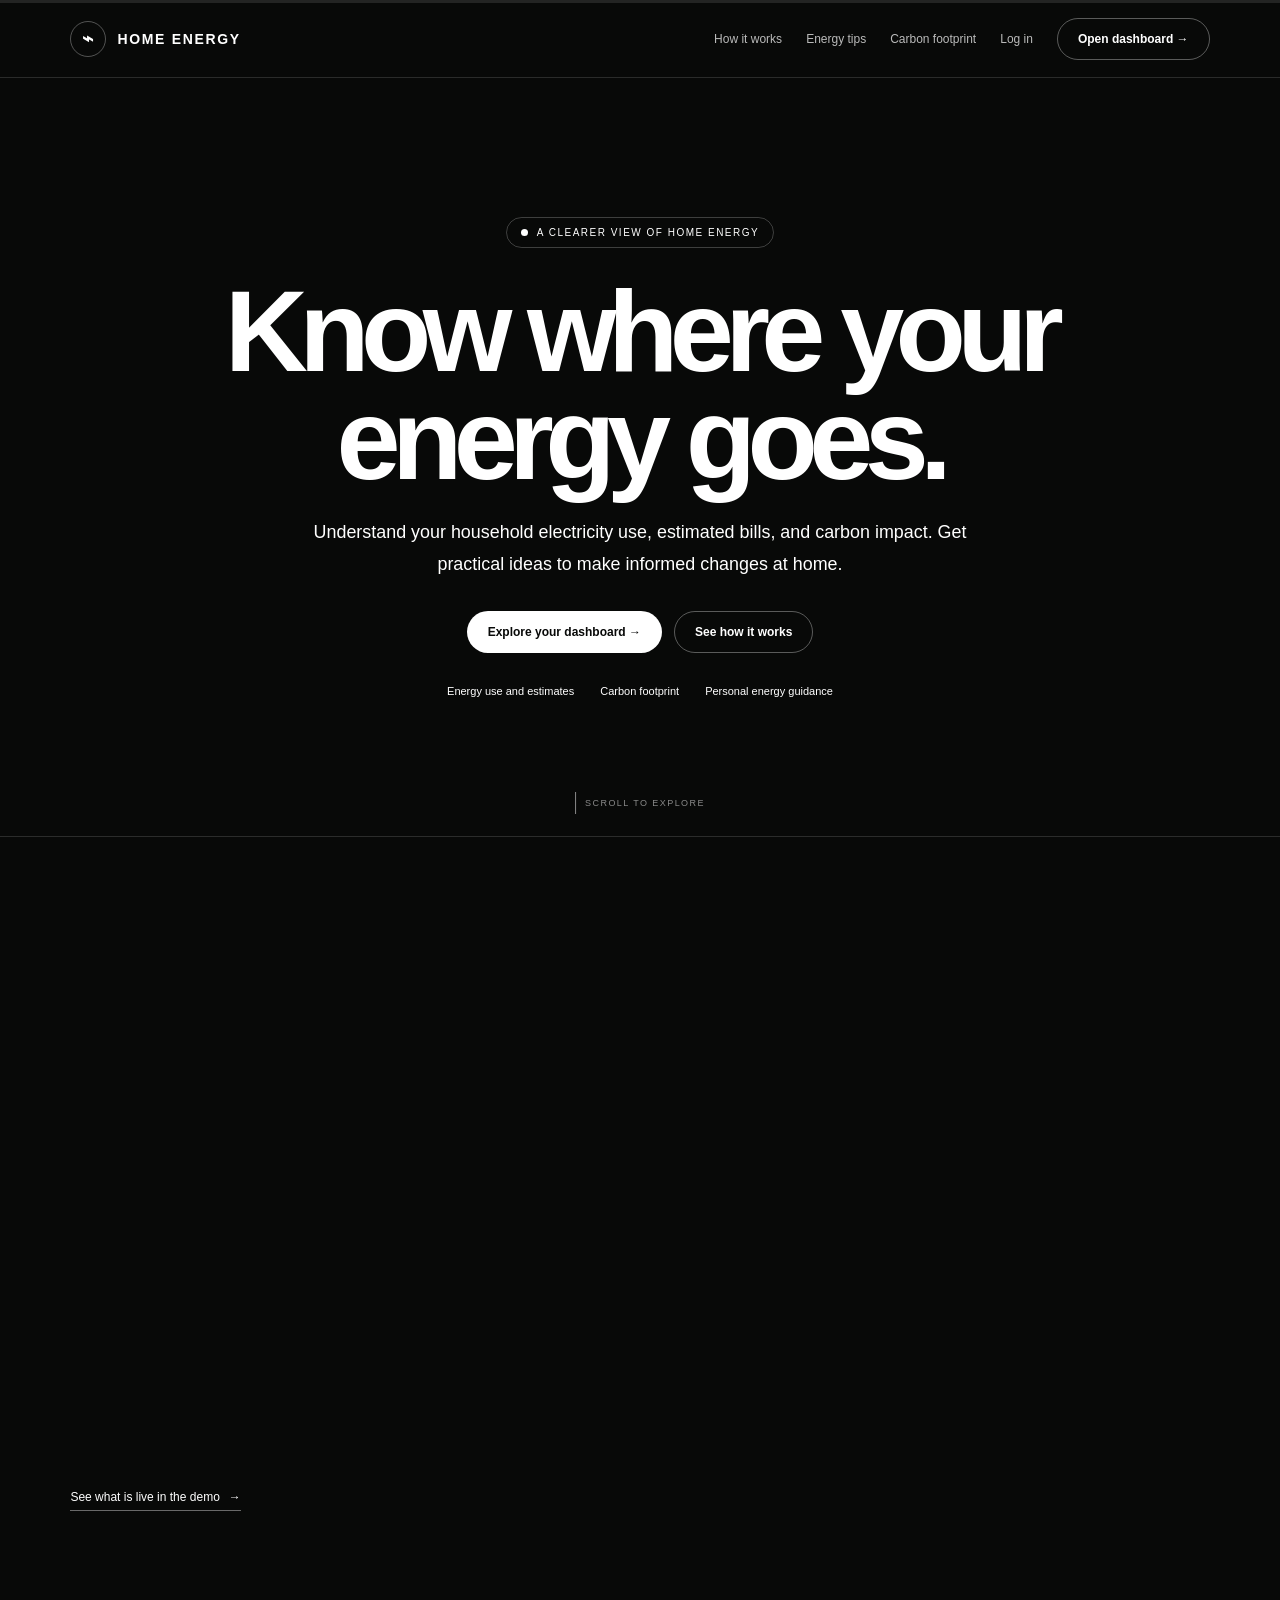
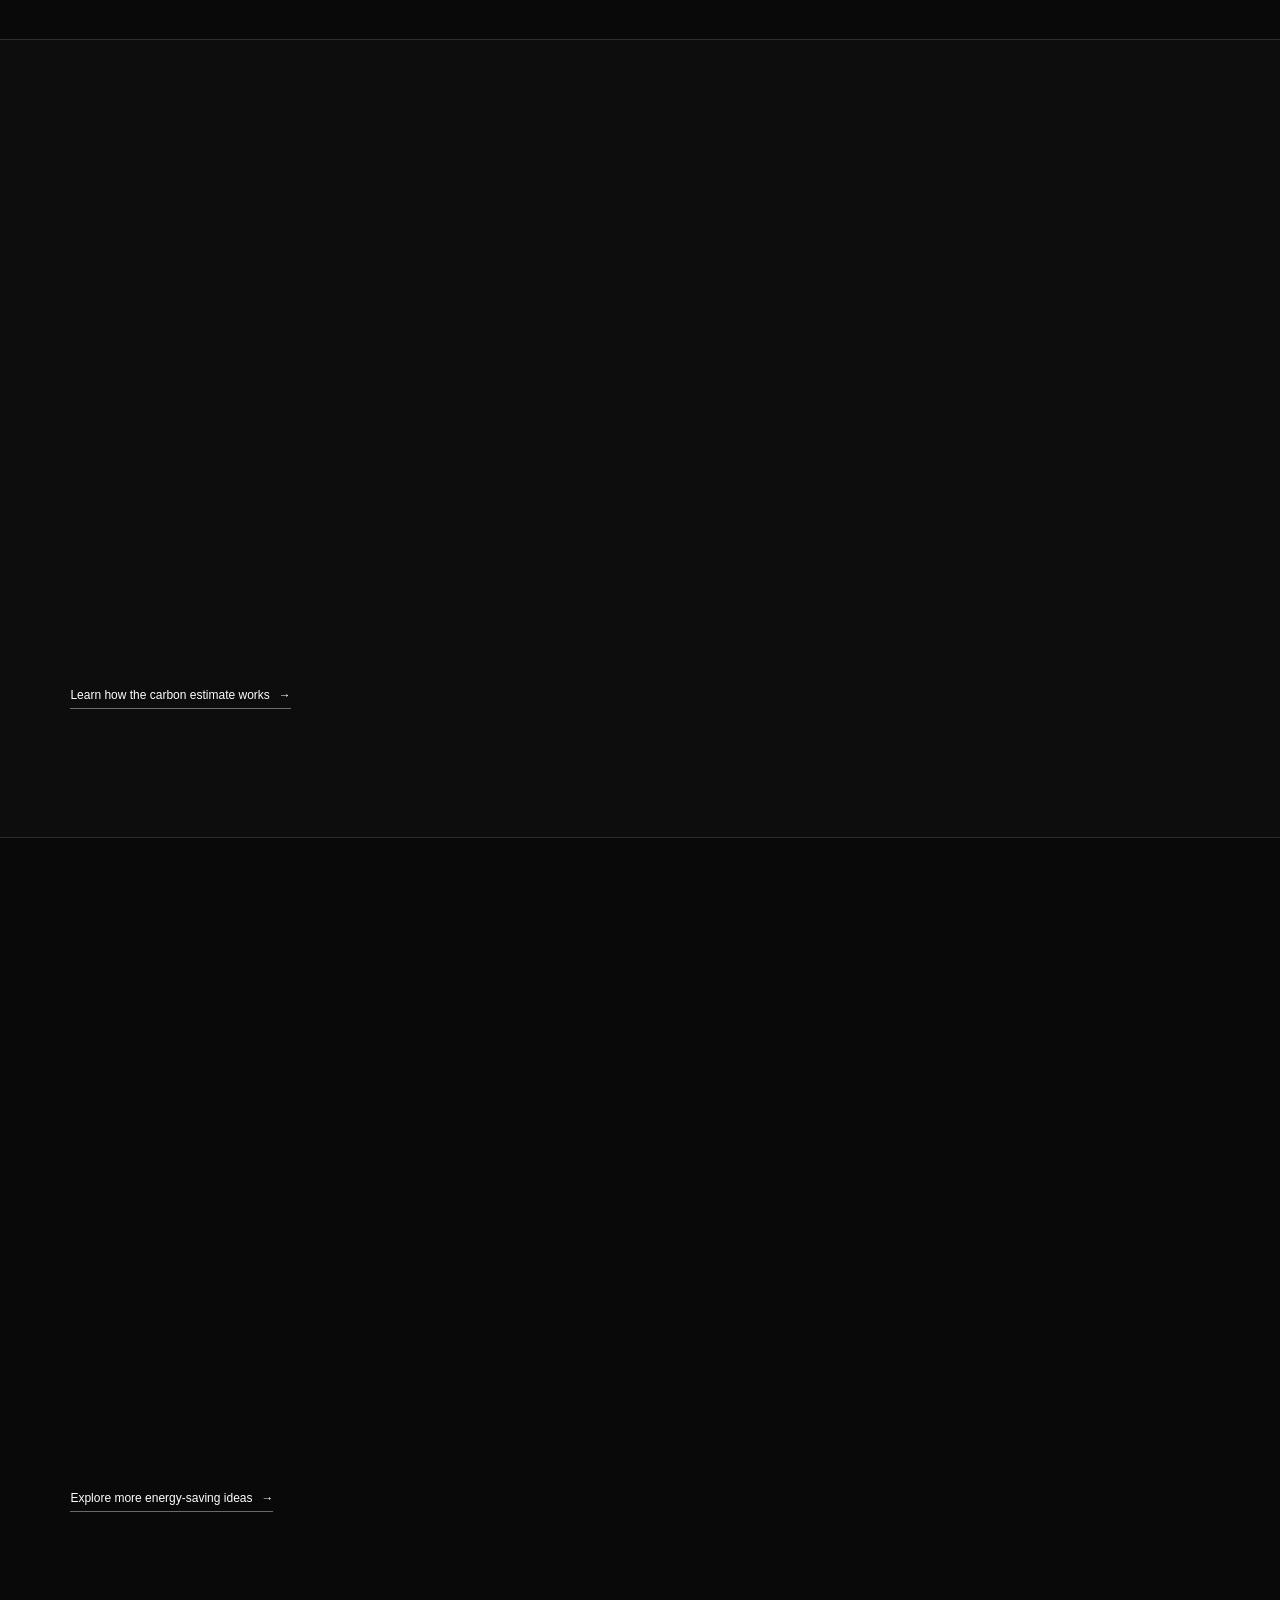
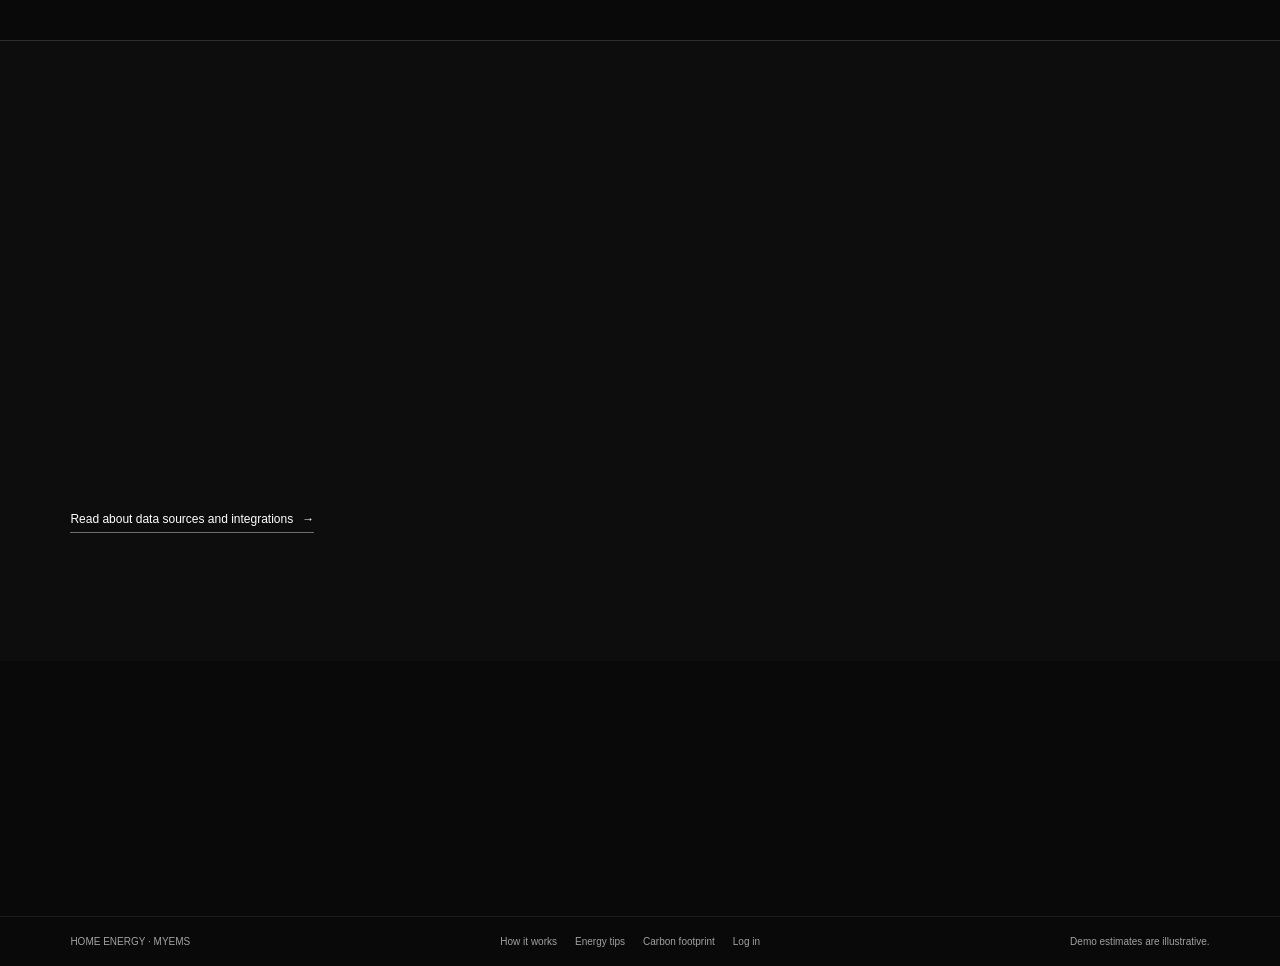
<file: index.html>
<!doctype html>
<html lang="en">
<head>
  <meta charset="utf-8">
  <meta name="viewport" content="width=device-width, initial-scale=1">
  <meta name="theme-color" content="#080908">
  <meta name="description" content="Understand household energy use, bills, and carbon footprint with the MyEMS home energy demo.">
  <title>Home Energy | See your home more clearly</title>
  <link rel="stylesheet" href="site-v2.css">
  <script src="site-v2.js" defer></script>
</head>
<body>
  <div class="scroll-progress" aria-hidden="true"><span id="scrollProgress"></span></div>
  <header class="wrap top">
    <a class="brand" href="index.html"><span class="logo" aria-hidden="true">⌁</span> HOME ENERGY</a>
    <nav class="nav" aria-label="Main navigation"><a href="#how-it-works">How it works</a><a href="#energy-tips">Energy tips</a><a href="#carbon">Carbon footprint</a><a href="login.html">Log in</a><a class="pill" href="login.html">Open dashboard <span aria-hidden="true">&nbsp;→</span></a></nav>
  </header>
  <main>
    <section class="wrap home-hero">
      <div class="home-copy" data-reveal>
        <span class="eyebrow"><i class="dot" aria-hidden="true"></i> A clearer view of home energy</span>
        <h1 data-reveal data-text-reveal>Know where your energy goes.</h1>
        <p>Understand your household electricity use, estimated bills, and carbon impact. Get practical ideas to make informed changes at home.</p>
        <div class="actions"><a class="pill primary" href="login.html">Explore your dashboard <span aria-hidden="true">&nbsp;→</span></a><a class="pill" href="#how-it-works">See how it works</a></div>
        <div class="highlights"><span>Energy use and estimates</span><span>Carbon footprint</span><span>Personal energy guidance</span></div>
      </div>
      <a class="scroll-cue" href="#how-it-works" aria-label="Scroll to learn how the dashboard works"><span></span> SCROLL TO EXPLORE</a>
    </section>

    <section class="landing-section" id="how-it-works">
      <div class="section-inner">
        <div class="section-kicker" data-reveal>01 / YOUR HOME, AT A GLANCE</div>
        <h2 class="landing-heading" data-reveal data-text-reveal>Make energy easier to understand.</h2>
        <p class="landing-copy" data-reveal>Bring the numbers that matter into one clear view. Start with the sample dashboard, then use your own meter readings and household details for a more useful picture.</p>
        <div class="info-grid" data-stagger data-reveal>
          <article class="info-card"><span class="number">ENERGY</span><h3>Track what you use</h3><p>Review household electricity, appliance estimates, and solar generation over a selected period.</p></article>
          <article class="info-card"><span class="number">COST</span><h3>Understand the bill</h3><p>Estimate electricity cost from kWh and your tariff. Replace the sample tariff with the one on your bill.</p></article>
          <article class="info-card"><span class="number">GUIDANCE</span><h3>Choose what to try</h3><p>Ask Watt for ideas based on your household profile, then compare any change with actual readings.</p></article>
        </div>
        <a class="text-link" href="how-it-works.html">See what is live in the demo <span aria-hidden="true">→</span></a>
      </div>
    </section>

    <section class="landing-section landing-section-alt" id="carbon">
      <div class="section-inner">
        <div class="section-kicker" data-reveal>02 / CARBON FOOTPRINT</div>
        <h2 class="landing-heading" data-reveal data-text-reveal>Know how electricity connects to emissions.</h2>
        <p class="landing-copy" data-reveal>The dashboard estimates electricity-related carbon by multiplying grid electricity by a regional emissions factor. That factor depends on location and reporting period.</p>
        <div class="equation-line" data-reveal aria-label="Illustrative calculation: 642 kilowatt-hours times 0.73 kilograms carbon dioxide equivalent per kilowatt-hour equals about 469 kilograms carbon dioxide equivalent"><span class="equation-value">642 kWh</span><span class="equation-op" aria-hidden="true">×</span><span class="equation-value">0.73 kg CO₂e/kWh</span><span class="equation-op" aria-hidden="true">=</span><strong class="equation-result">≈ 469 kg CO₂e</strong></div>
        <p class="callout" data-reveal>Illustrative example only. The demo factor and kWh are assumptions, not live measurements. Solar generation is shown separately and is not subtracted from this estimate.</p>
        <a class="text-link" href="carbon-footprint.html">Learn how the carbon estimate works <span aria-hidden="true">→</span></a>
      </div>
    </section>

    <section class="landing-section" id="energy-tips">
      <div class="section-inner">
        <div class="section-kicker" data-reveal>03 / PRACTICAL ENERGY IDEAS</div>
        <h2 class="landing-heading" data-reveal data-text-reveal>Small steps. Real readings. Better decisions.</h2>
        <p class="landing-copy" data-reveal>There is no one change that fits every home. Start with a baseline, try one adjustment, and compare similar days to see what changed.</p>
        <div class="info-grid" data-stagger data-reveal>
          <article class="info-card"><span class="number">01 / COOLING</span><h3>Review schedules</h3><p>Check when rooms are cooled, keep filters maintained as recommended, and compare use during similar weather.</p></article>
          <article class="info-card"><span class="number">02 / HOT WATER</span><h3>Notice when it runs</h3><p>Look at your water-heater schedule and follow the appliance instructions when adjusting its operation.</p></article>
          <article class="info-card"><span class="number">03 / APPLIANCES</span><h3>Find idle loads</h3><p>Use a suitable plug-in energy meter to identify always-on devices before changing how you use them.</p></article>
        </div>
        <a class="text-link" href="energy-savings.html">Explore more energy-saving ideas <span aria-hidden="true">→</span></a>
      </div>
    </section>

    <section class="landing-section landing-section-alt" id="demo-notes">
      <div class="section-inner">
        <div class="section-kicker" data-reveal>04 / CLEAR ABOUT THE DATA</div>
        <h2 class="landing-heading" data-reveal data-text-reveal>Useful guidance starts with honest inputs.</h2>
        <div class="data-note" data-reveal><span class="data-mark" aria-hidden="true">i</span><p>This project currently opens with illustrative household and appliance data. Device pairing is simulated, and it does not read your meter or Google Home devices. Watt provides local rule-based tips unless a live AI backend is configured and enabled.</p></div>
        <a class="text-link" href="how-it-works.html">Read about data sources and integrations <span aria-hidden="true">→</span></a>
      </div>
    </section>

    <section class="wrap closing-cta" data-reveal><div><div class="section-kicker">READY WHEN YOU ARE</div><h2 data-reveal data-text-reveal>Start with a clearer view.</h2><p>Open the dashboard to explore energy use, carbon estimates, appliances, and Watt.</p></div><a class="pill primary" href="login.html">Open the dashboard <span aria-hidden="true">&nbsp;→</span></a></section>
  </main>
  <footer class="wrap foot"><span>HOME ENERGY · MYEMS</span><div class="foot-links"><a href="#how-it-works">How it works</a><a href="#energy-tips">Energy tips</a><a href="#carbon">Carbon footprint</a><a href="login.html">Log in</a></div><span>Demo estimates are illustrative.</span></footer>
</body>
</html>
</file>
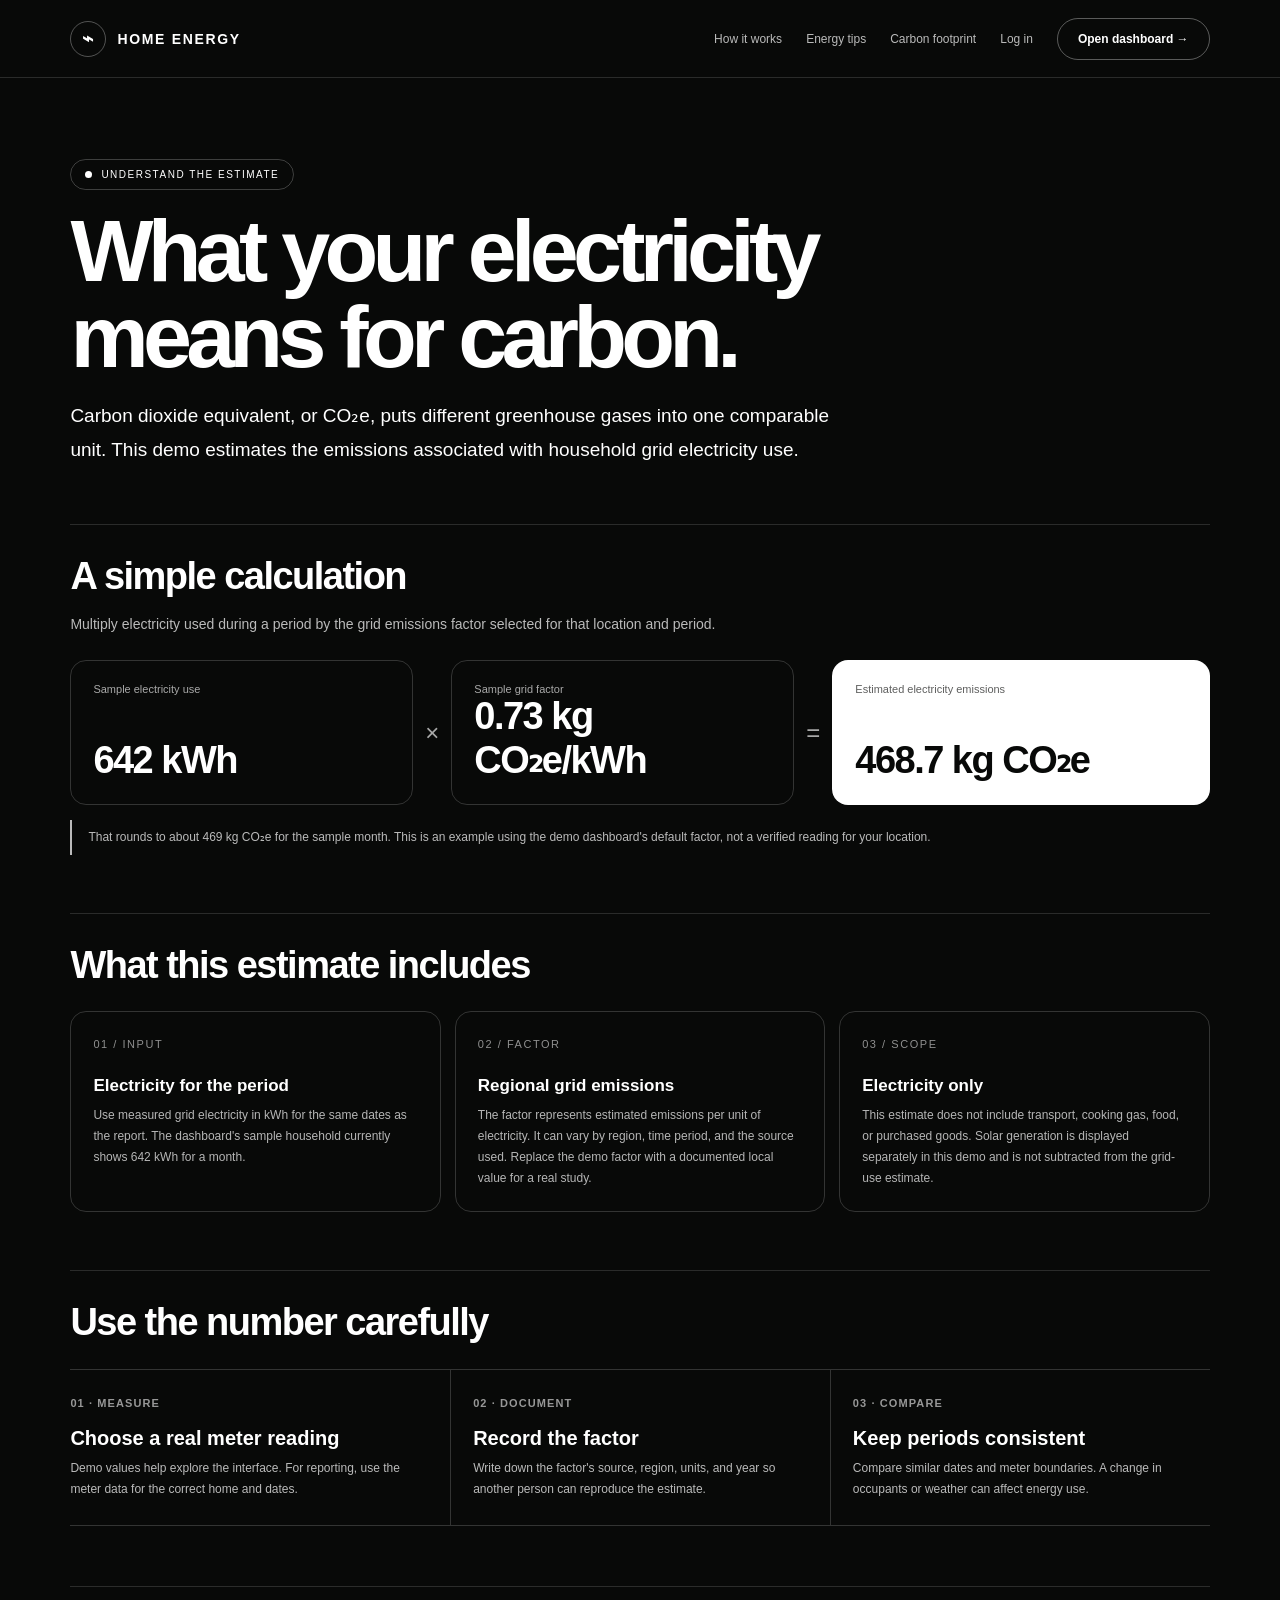
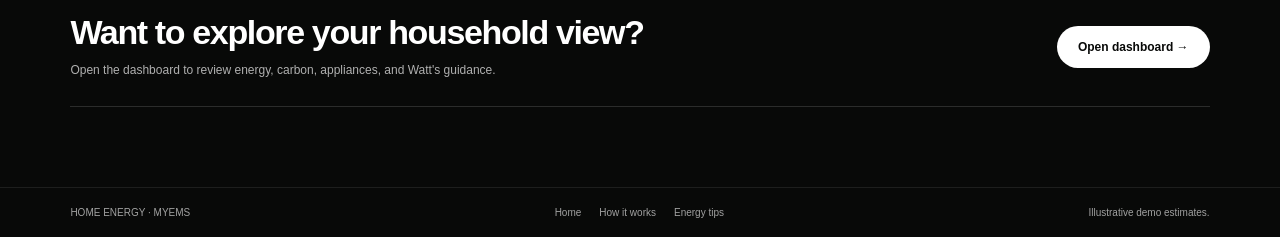
<file: carbon-footprint.html>
<!doctype html>
<html lang="en">
<head>
  <meta charset="utf-8"><meta name="viewport" content="width=device-width, initial-scale=1"><meta name="theme-color" content="#080908">
  <meta name="description" content="Learn how the Home Energy demo estimates household electricity emissions.">
  <title>Carbon footprint | Home Energy</title><link rel="stylesheet" href="site-v2.css">
</head>
<body>
  <header class="wrap top"><a class="brand" href="index.html"><span class="logo" aria-hidden="true">⌁</span> HOME ENERGY</a><nav class="nav" aria-label="Main navigation"><a href="how-it-works.html">How it works</a><a href="energy-savings.html">Energy tips</a><a href="carbon-footprint.html" aria-current="page">Carbon footprint</a><a href="login.html">Log in</a><a class="pill" href="login.html">Open dashboard <span aria-hidden="true">&nbsp;→</span></a></nav></header>
  <main class="wrap page-main">
    <section class="page-lead"><span class="eyebrow"><i class="dot" aria-hidden="true"></i> Understand the estimate</span><h1>What your electricity means for carbon.</h1><p>Carbon dioxide equivalent, or CO₂e, puts different greenhouse gases into one comparable unit. This demo estimates the emissions associated with household grid electricity use.</p></section>
    <section class="section"><h2>A simple calculation</h2><p class="section-intro">Multiply electricity used during a period by the grid emissions factor selected for that location and period.</p>
      <div class="formula" aria-label="Example monthly carbon calculation"><div class="formula-item"><small>Sample electricity use</small><strong>642 kWh</strong></div><div class="operator" aria-hidden="true">×</div><div class="formula-item"><small>Sample grid factor</small><strong>0.73 kg CO₂e/kWh</strong></div><div class="operator" aria-hidden="true">=</div><div class="formula-item result"><small>Estimated electricity emissions</small><strong>468.7 kg CO₂e</strong></div></div>
      <p class="callout">That rounds to about 469 kg CO₂e for the sample month. This is an example using the demo dashboard's default factor, not a verified reading for your location.</p>
    </section>
    <section class="section"><h2>What this estimate includes</h2><div class="info-grid"><article class="info-card"><span class="number">01 / INPUT</span><h3>Electricity for the period</h3><p>Use measured grid electricity in kWh for the same dates as the report. The dashboard's sample household currently shows 642 kWh for a month.</p></article><article class="info-card"><span class="number">02 / FACTOR</span><h3>Regional grid emissions</h3><p>The factor represents estimated emissions per unit of electricity. It can vary by region, time period, and the source used. Replace the demo factor with a documented local value for a real study.</p></article><article class="info-card"><span class="number">03 / SCOPE</span><h3>Electricity only</h3><p>This estimate does not include transport, cooking gas, food, or purchased goods. Solar generation is displayed separately in this demo and is not subtracted from the grid-use estimate.</p></article></div></section>
    <section class="section"><h2>Use the number carefully</h2><div class="steps"><article class="step"><b>01 · Measure</b><h3>Choose a real meter reading</h3><p>Demo values help explore the interface. For reporting, use the meter data for the correct home and dates.</p></article><article class="step"><b>02 · Document</b><h3>Record the factor</h3><p>Write down the factor's source, region, units, and year so another person can reproduce the estimate.</p></article><article class="step"><b>03 · Compare</b><h3>Keep periods consistent</h3><p>Compare similar dates and meter boundaries. A change in occupants or weather can affect energy use.</p></article></div></section>
    <section class="cta"><div><h2>Want to explore your household view?</h2><p>Open the dashboard to review energy, carbon, appliances, and Watt's guidance.</p></div><a class="pill primary" href="login.html">Open dashboard →</a></section>
  </main>
  <footer class="wrap foot"><span>HOME ENERGY · MYEMS</span><div class="foot-links"><a href="index.html">Home</a><a href="how-it-works.html">How it works</a><a href="energy-savings.html">Energy tips</a></div><span>Illustrative demo estimates.</span></footer>
</body>
</html>
</file>
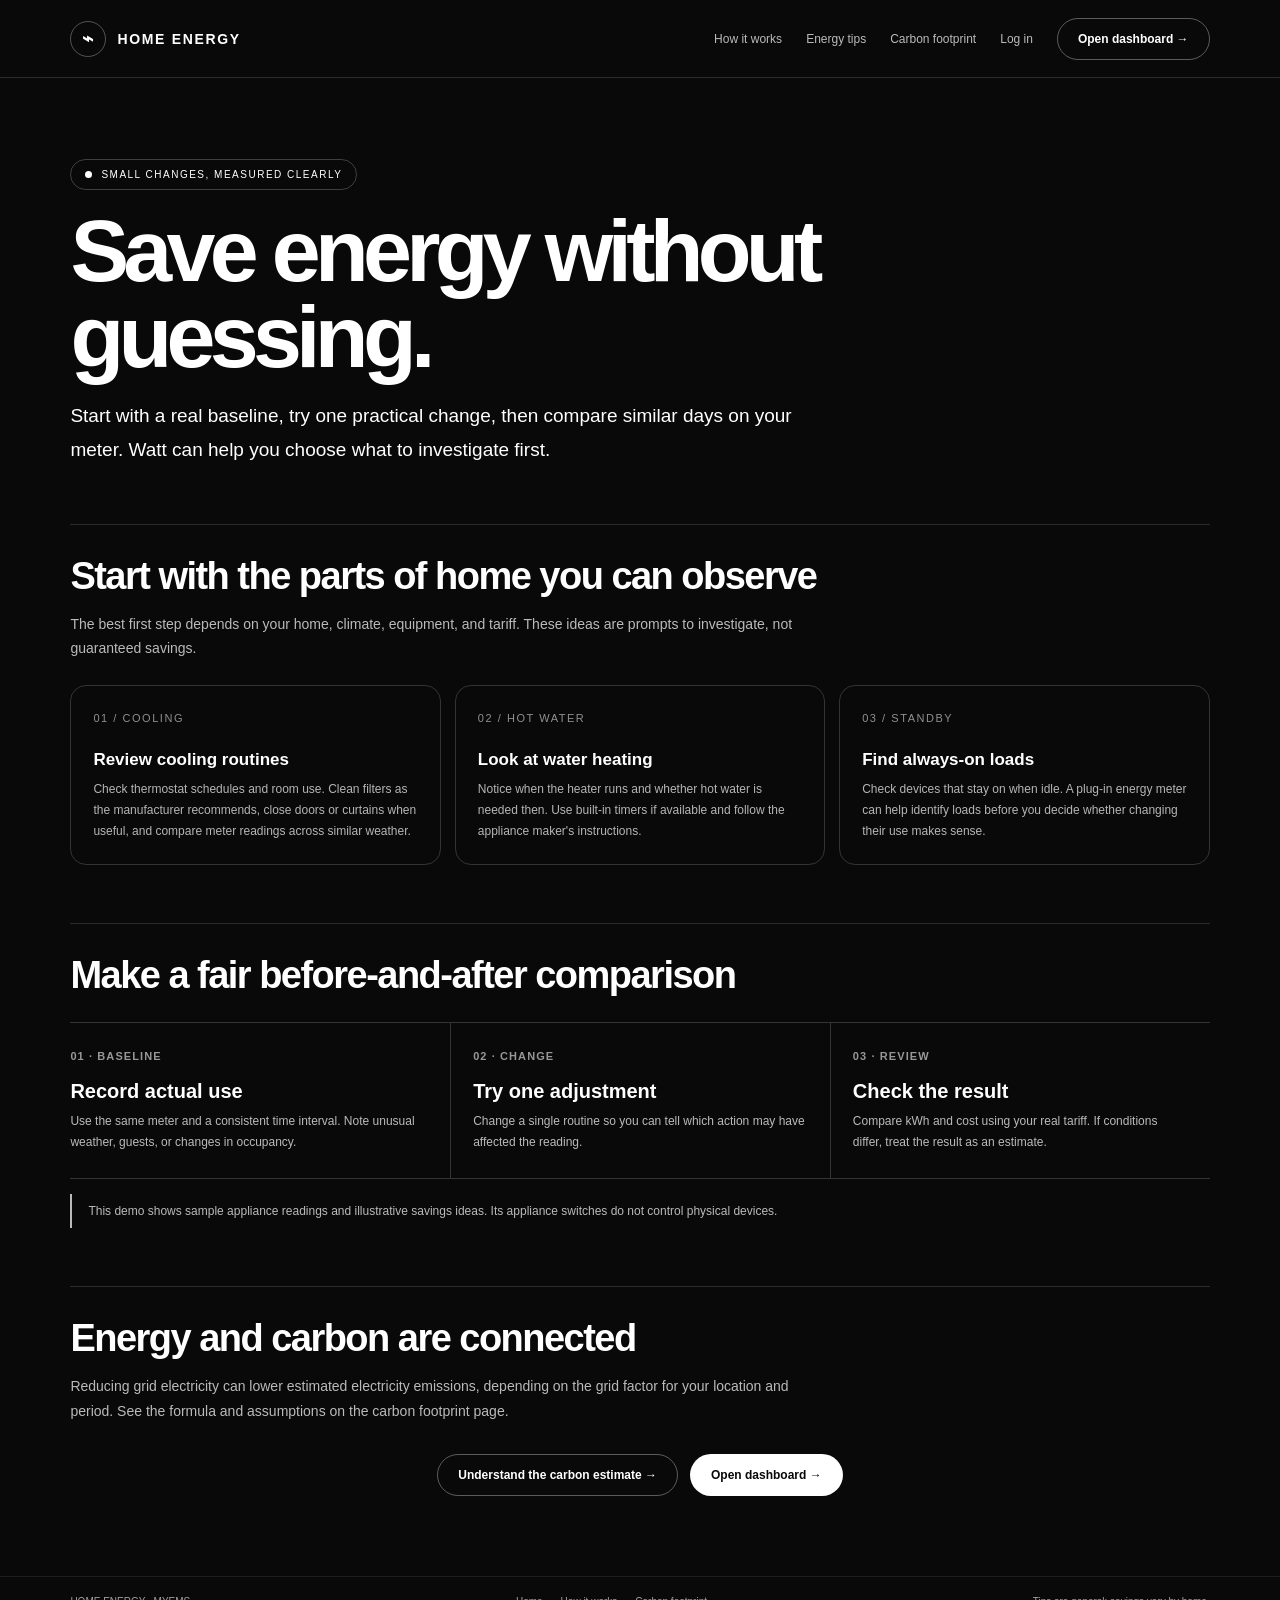
<file: energy-savings.html>
<!doctype html>
<html lang="en">
<head>
  <meta charset="utf-8"><meta name="viewport" content="width=device-width, initial-scale=1"><meta name="theme-color" content="#080908">
  <meta name="description" content="Practical ways to understand and reduce household energy use.">
  <title>Energy saving ideas | Home Energy</title><link rel="stylesheet" href="site-v2.css">
</head>
<body>
  <header class="wrap top"><a class="brand" href="index.html"><span class="logo" aria-hidden="true">⌁</span> HOME ENERGY</a><nav class="nav" aria-label="Main navigation"><a href="how-it-works.html">How it works</a><a href="energy-savings.html" aria-current="page">Energy tips</a><a href="carbon-footprint.html">Carbon footprint</a><a href="login.html">Log in</a><a class="pill" href="login.html">Open dashboard <span aria-hidden="true">&nbsp;→</span></a></nav></header>
  <main class="wrap page-main">
    <section class="page-lead"><span class="eyebrow"><i class="dot" aria-hidden="true"></i> Small changes, measured clearly</span><h1>Save energy without guessing.</h1><p>Start with a real baseline, try one practical change, then compare similar days on your meter. Watt can help you choose what to investigate first.</p></section>
    <section class="section"><h2>Start with the parts of home you can observe</h2><p class="section-intro">The best first step depends on your home, climate, equipment, and tariff. These ideas are prompts to investigate, not guaranteed savings.</p><div class="info-grid"><article class="info-card"><span class="number">01 / COOLING</span><h3>Review cooling routines</h3><p>Check thermostat schedules and room use. Clean filters as the manufacturer recommends, close doors or curtains when useful, and compare meter readings across similar weather.</p></article><article class="info-card"><span class="number">02 / HOT WATER</span><h3>Look at water heating</h3><p>Notice when the heater runs and whether hot water is needed then. Use built-in timers if available and follow the appliance maker's instructions.</p></article><article class="info-card"><span class="number">03 / STANDBY</span><h3>Find always-on loads</h3><p>Check devices that stay on when idle. A plug-in energy meter can help identify loads before you decide whether changing their use makes sense.</p></article></div></section>
    <section class="section"><h2>Make a fair before-and-after comparison</h2><div class="steps"><article class="step"><b>01 · Baseline</b><h3>Record actual use</h3><p>Use the same meter and a consistent time interval. Note unusual weather, guests, or changes in occupancy.</p></article><article class="step"><b>02 · Change</b><h3>Try one adjustment</h3><p>Change a single routine so you can tell which action may have affected the reading.</p></article><article class="step"><b>03 · Review</b><h3>Check the result</h3><p>Compare kWh and cost using your real tariff. If conditions differ, treat the result as an estimate.</p></article></div><p class="callout">This demo shows sample appliance readings and illustrative savings ideas. Its appliance switches do not control physical devices.</p></section>
    <section class="section"><h2>Energy and carbon are connected</h2><p class="section-intro">Reducing grid electricity can lower estimated electricity emissions, depending on the grid factor for your location and period. See the formula and assumptions on the carbon footprint page.</p><div class="actions"><a class="pill" href="carbon-footprint.html">Understand the carbon estimate →</a><a class="pill primary" href="login.html">Open dashboard →</a></div></section>
  </main>
  <footer class="wrap foot"><span>HOME ENERGY · MYEMS</span><div class="foot-links"><a href="index.html">Home</a><a href="how-it-works.html">How it works</a><a href="carbon-footprint.html">Carbon footprint</a></div><span>Tips are general; savings vary by home.</span></footer>
</body>
</html>
</file>
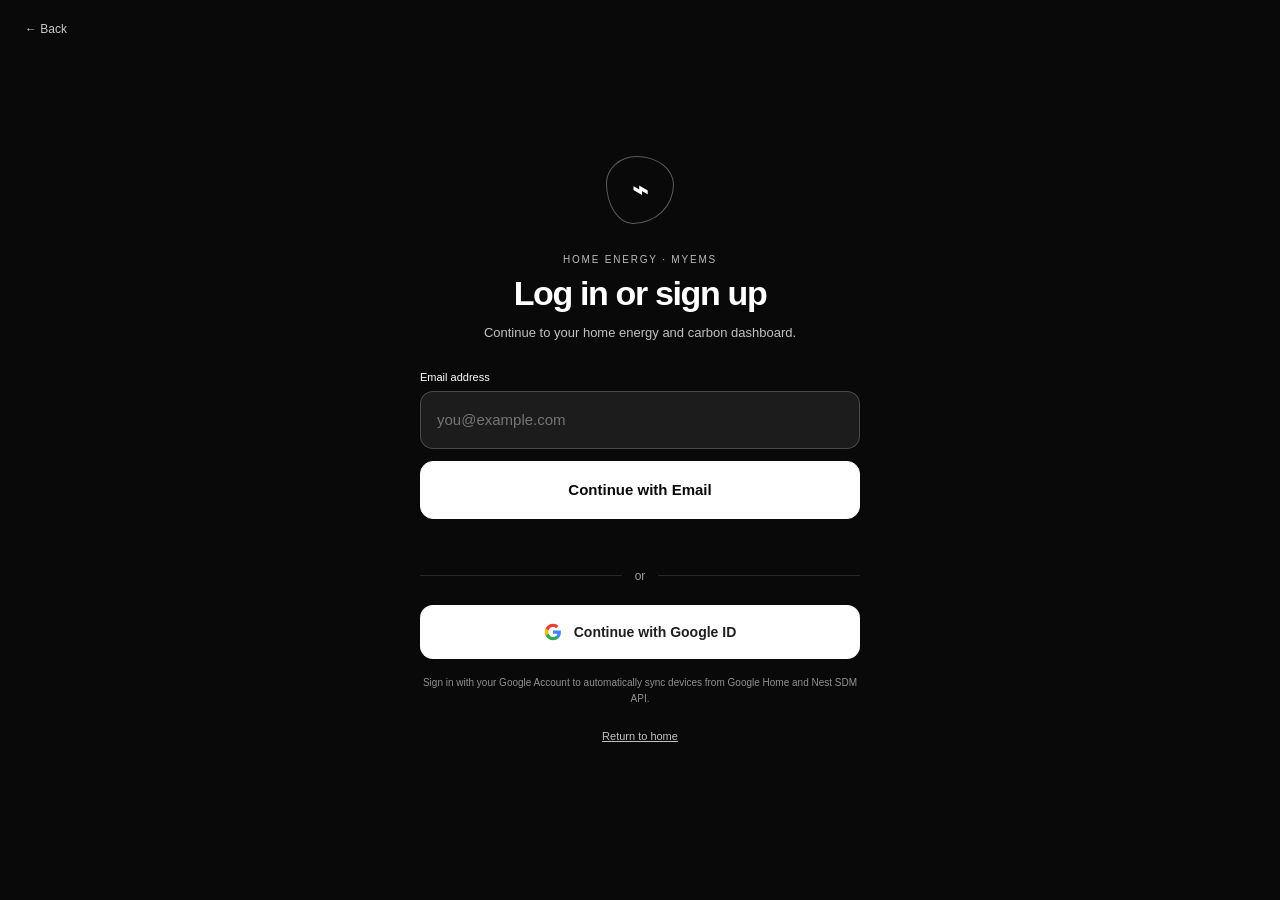
<file: Home-Energy-Carbon-Manager.html>
<!doctype html>
<html lang="en"><head><meta charset="utf-8"><meta name="viewport" content="width=device-width,initial-scale=1"><meta name="theme-color" content="#f5f7f4"><title>Home Energy — MyEMS</title><style>
@import url('https://fonts.googleapis.com/css2?family=DM+Sans:wght@400;500;600;700&family=Manrope:wght@400;500;600;700;800&display=swap');
:root{--ink:#172522;--muted:#7a8983;--line:#e8ece8;--green:#246c51;--shadow:0 8px 30px #193c2610}*{box-sizing:border-box}body{margin:0;background:#f5f7f4;color:var(--ink);font:14px 'DM Sans',sans-serif}.shell{max-width:1440px;min-height:100vh;margin:auto;display:grid;grid-template-columns:225px 1fr;background:#f8faf7}.sidebar{padding:26px 16px;border-right:1px solid var(--line);background:#fbfcfa;display:flex;flex-direction:column;gap:24px}.brand{display:flex;align-items:center;gap:10px;padding:0 9px;font:800 18px Manrope}.mark{height:34px;width:34px;border-radius:11px;background:var(--green);color:#fff;display:grid;place-items:center}.brand em{font-style:normal;color:#82a546}.home{padding:13px;background:#f0f4ee;border-radius:14px;display:flex;gap:10px;align-items:center}.home b,.profile b{font-size:12px;display:block}.home small,.profile small{font-size:10px;color:var(--muted)}.house{width:36px;height:36px;display:grid;place-items:center;background:#fff;border-radius:10px;font-size:18px}.label{padding:0 10px;color:#9aa49f;text-transform:uppercase;letter-spacing:1.2px;font-size:9px;font-weight:700;margin-bottom:-15px}.nav{display:grid;gap:4px}.nav button{display:flex;align-items:center;gap:11px;border:0;background:none;color:#708079;padding:11px 12px;border-radius:10px;font:500 12px 'DM Sans';text-align:left;cursor:pointer}.nav button:hover,.nav button.active{background:#edf3e9;color:var(--green)}.nav button.active{font-weight:700}.ico{width:18px;text-align:center}.sidefoot{margin-top:auto}.tip{background:#1e382f;color:white;border-radius:15px;padding:15px}.tip b{display:block;font-size:12px;margin:8px 0 4px}.tip p{color:#bdcbc2;font-size:10px;line-height:1.5;margin:0}.profile{display:flex;align-items:center;gap:10px;padding:12px 8px 0;border-top:1px solid var(--line);margin-top:14px}.avatar{width:32px;height:32px;background:#e9d9ca;border-radius:50%;display:grid;place-items:center}main{padding:27px 34px 44px;max-width:1250px;width:100%;margin:auto}.top{display:flex;justify-content:space-between;align-items:center;margin-bottom:25px}.crumb{font-size:11px;color:#89958f}.crumb b{color:var(--ink)}.actions{display:flex;gap:10px}.select,.iconbtn{border:1px solid var(--line);background:#fff;border-radius:9px;padding:9px 12px;font:500 11px 'DM Sans';color:var(--ink)}.iconbtn{width:36px;height:36px;padding:0;font-size:16px;cursor:pointer}.greet{display:flex;justify-content:space-between;align-items:flex-end;margin-bottom:20px}.eyebrow{font-size:10px;letter-spacing:1.3px;text-transform:uppercase;color:var(--green);font-weight:700;margin-bottom:7px}.greet h1{font:800 28px Manrope;letter-spacing:-1.2px;margin:0}.greet p{color:var(--muted);font-size:12px;margin:5px 0 0}.btn{background:var(--green);border:0;border-radius:9px;padding:11px 15px;color:#fff;font:600 11px 'DM Sans';cursor:pointer}.metrics{display:grid;grid-template-columns:repeat(4,1fr);gap:13px;margin-bottom:15px}.card{background:#fff;border:1px solid #edf0ec;border-radius:15px;box-shadow:var(--shadow)}.metric{padding:16px 17px;min-height:119px}.mtop{display:flex;justify-content:space-between;align-items:center;color:#77857e;font-size:10px}.mi{width:29px;height:29px;border-radius:9px;background:#f0f5ed;display:grid;place-items:center;font-size:14px}.value{font:700 25px Manrope;letter-spacing:-1px;margin-top:10px}.unit{font:500 11px 'DM Sans';color:#718078;letter-spacing:0}.delta{margin-top:5px;font-size:9px;color:#31835b}.grid{display:grid;grid-template-columns:minmax(0,1.65fr) minmax(250px,.9fr);gap:14px;margin-bottom:14px}.panel{padding:18px 19px}.phead{display:flex;justify-content:space-between;align-items:flex-start}.ptitle{font:700 13px Manrope}.sub{font-size:10px;color:var(--muted);margin-top:4px}.tabs{display:flex;gap:3px;background:#f3f5f2;padding:3px;border-radius:8px}.tabs button{border:0;background:transparent;padding:5px 9px;border-radius:6px;color:#7f8b84;font:500 9px 'DM Sans';cursor:pointer}.tabs button.on{background:white;color:var(--green);box-shadow:0 1px 4px #193c2610}.legend{display:flex;gap:13px;font-size:9px;color:#728078;margin-top:16px}.legend span{display:flex;align-items:center;gap:5px}.key{width:7px;height:7px;border-radius:2px;background:var(--green)}.pale{background:#dce6d5}.chart{height:175px;margin-top:5px}.chart svg{width:100%;height:100%;overflow:visible}.gridline{stroke:#edf0ed}.axis{fill:#9aa59e;font:9px 'DM Sans'}.area{fill:url(#area)}.line{fill:none;stroke:#397958;stroke-width:2.5;stroke-linecap:round;stroke-linejoin:round}.solarline{fill:none;stroke:#b9c7b5;stroke-width:2;stroke-dasharray:4 4}.carbon{background:#eaf3e7;padding:18px 19px;position:relative;overflow:hidden}.carbon:after{content:'✳';position:absolute;right:3px;top:-19px;font-size:132px;color:#dcebd5;opacity:.7}.carbon>*{position:relative;z-index:1}.co2{font:800 33px Manrope;letter-spacing:-1.5px;margin:16px 0 1px}.co2 span{font:500 12px 'DM Sans';color:#74837a}.note{font-size:10px;color:#66766c}.proglabel{display:flex;justify-content:space-between;margin-top:21px;font-size:9px;color:#65756c}.progress{height:7px;border-radius:99px;background:#d5e3d0;margin-top:7px;overflow:hidden}.progress i{height:100%;background:#588c58;display:block;border-radius:99px}.cfoot{border-top:1px solid #d9e6d4;margin-top:15px;padding-top:13px;color:#52675b;font-size:9px;display:flex;justify-content:space-between}.cfoot strong{font-size:10px;color:var(--green)}.second{display:grid;grid-template-columns:minmax(0,1.25fr) minmax(260px,1fr);gap:14px;margin-bottom:14px}.devices{display:grid;gap:4px;margin-top:12px}.device{display:grid;grid-template-columns:36px 1fr auto auto;align-items:center;gap:9px;padding:9px 8px;border-radius:10px}.device:hover{background:#f7f9f6}.deviceicon{width:34px;height:34px;border-radius:10px;background:#f0f4ee;display:grid;place-items:center;font-size:16px}.device b{font-size:10px;display:block}.device small{font-size:9px;color:var(--muted)}.usage{text-align:right;font-size:10px;font-weight:600}.usage small{display:block;font-weight:400}.switch{width:31px;height:17px;background:#dce2dc;border:0;border-radius:12px;position:relative;cursor:pointer}.switch:after{content:'';position:absolute;width:11px;height:11px;background:#fff;top:3px;left:3px;border-radius:50%;transition:.15s}.switch.on{background:#70a17b}.switch.on:after{left:17px}.breakdown{display:flex;align-items:center;gap:22px;margin:17px 0 11px}.donut{width:132px;height:132px;border-radius:50%;background:conic-gradient(#346d51 0 34%,#8db580 34% 58%,#d6b777 58% 76%,#bad0b4 76% 90%,#e8ede5 90%);position:relative;flex:none}.donut:after{content:var(--center,'642\\A kWh');white-space:pre;position:absolute;inset:23px;border-radius:50%;background:white;display:grid;place-content:center;text-align:center;font:700 15px Manrope;line-height:1.5}.breaklegend{display:grid;gap:9px;flex:1}.breakrow{display:grid;grid-template-columns:8px 1fr auto;align-items:center;gap:7px;font-size:9px;color:#718078}.breakrow b{color:#33463c;font-size:9px}.bdot{width:7px;height:7px;border-radius:3px}.rec{display:flex;align-items:center;gap:11px;padding:11px 0;border-bottom:1px solid #eff1ee}.rec:last-child{border:0}.recicon{width:34px;height:34px;background:#f5f4e9;border-radius:10px;display:grid;place-items:center;font-size:16px}.rec b{font-size:10px}.rec p{font-size:9px;color:var(--muted);margin:3px 0 0}.save{margin-left:auto;color:var(--green);font-size:9px;white-space:nowrap}.view{display:none}.view.show{display:block}.settings{display:grid;grid-template-columns:1.2fr .8fr;gap:14px}.form{display:grid;gap:14px;margin-top:18px}.field label{display:block;font-size:10px;color:#65746d;margin-bottom:6px}.field input{width:100%;padding:10px 11px;border:1px solid var(--line);border-radius:8px;background:#fbfcfa;font:11px 'DM Sans'}.hint{font-size:9px;color:var(--muted);margin-top:5px;line-height:1.5}.about{padding:18px}.about h3{margin:0;font:700 13px Manrope}.about p{font-size:10px;color:var(--muted);line-height:1.6}.notice{padding:11px 13px;background:#f0f5ed;color:#526b56;border-radius:9px;font-size:10px;margin-top:15px;line-height:1.5}.mobile,.backdrop{display:none}
@media(max-width:1000px){.shell{grid-template-columns:205px 1fr}main{padding:22px}.metrics{grid-template-columns:repeat(2,1fr)}}@media(max-width:720px){.shell{display:block}.sidebar{position:fixed;z-index:10;inset:0 auto 0 0;width:250px;transform:translateX(-102%);transition:.2s;box-shadow:var(--shadow)}.sidebar.open{transform:translateX(0)}main{padding:17px 14px 35px}.top{margin-bottom:20px}.mobile{display:inline-grid}.actions .select{max-width:130px}.greet h1{font-size:23px}.greet{align-items:flex-start;gap:10px}.greet .btn{padding:10px;font-size:10px}.metrics{gap:9px}.metric{padding:13px;min-height:108px}.value{font-size:22px}.grid,.second,.settings{grid-template-columns:1fr}.carbon{min-height:230px}.chart{height:165px}.panel{padding:16px}.backdrop.show{display:block;position:fixed;inset:0;background:#17252255;z-index:9}}@media(max-width:370px){.metrics{grid-template-columns:1fr 1fr}.value{font-size:20px}.breakdown{gap:12px}.donut{width:112px;height:112px}.donut:after{inset:19px}}
.appliance-hero{display:flex;justify-content:space-between;align-items:center;gap:18px;margin-bottom:18px}.appliance-hero h1{font:800 27px Manrope;letter-spacing:-1px;margin:0}.appliance-hero p{color:var(--muted);font-size:12px;margin:6px 0 0}.demo-pill{display:inline-flex;align-items:center;gap:6px;background:#edf5e9;color:#47734c;padding:6px 9px;border-radius:99px;font-size:9px;font-weight:700;margin-bottom:9px}.demo-pill i{width:6px;height:6px;background:#6da36b;border-radius:50%}.appliance-stats{display:grid;grid-template-columns:repeat(3,1fr);gap:12px;margin:0 0 14px}.appliance-stat{padding:15px 17px}.appliance-stat span{font-size:10px;color:#74827a}.appliance-stat strong{font:700 22px Manrope;display:block;margin-top:7px}.appliance-stat small{font-size:9px;color:#87948c}.appliance-list{display:grid;gap:8px;margin-top:15px}.appliance-row{display:grid;grid-template-columns:40px minmax(130px,1.4fr) repeat(3,minmax(65px,.7fr)) auto auto;align-items:center;gap:9px;border:1px solid #edf0ec;border-radius:11px;padding:11px}.appliance-row .deviceicon{width:36px;height:36px}.appliance-row b{font-size:10px;display:block}.appliance-row small{font-size:9px;color:var(--muted)}.appliance-number{font:600 11px Manrope}.appliance-number small{display:block;font:9px 'DM Sans';margin-top:3px}.demo-status{color:#58855a;background:#edf5e9;padding:5px 7px;border-radius:99px;font-size:8px;font-weight:700;white-space:nowrap}.appliance-list-head{display:grid;grid-template-columns:40px minmax(130px,1.4fr) repeat(3,minmax(65px,.7fr)) auto auto;gap:9px;padding:0 12px 5px;color:#89958f;text-transform:uppercase;letter-spacing:.6px;font-size:8px}.data-note{font-size:9px;color:#78877f;line-height:1.6;margin-top:12px}.modal-backdrop{display:none;position:fixed;z-index:30;inset:0;background:#14231e77;align-items:center;justify-content:center;padding:16px}.modal-backdrop.open{display:flex}.modal{width:min(460px,100%);background:white;border-radius:18px;padding:22px;box-shadow:0 25px 80px #102a1e33}.modal-head{display:flex;justify-content:space-between;align-items:flex-start}.modal h2{font:800 20px Manrope;margin:0}.modal p{font-size:11px;color:#718078;line-height:1.6;margin:7px 0 17px}.modal-close{border:0;background:#f2f4f1;border-radius:8px;width:30px;height:30px;cursor:pointer;font-size:16px}.pair-field{margin:12px 0}.pair-field label{display:block;font-size:10px;color:#65746d;margin-bottom:6px}.pair-field select,.pair-field input{width:100%;padding:10px 11px;border:1px solid var(--line);border-radius:9px;background:#fbfcfa;font:11px 'DM Sans';color:var(--ink)}.pair-message{min-height:18px;font-size:10px;color:#4d7d54;margin-top:10px}.connect-foot{display:flex;justify-content:space-between;align-items:center;margin-top:17px}.connect-foot small{font-size:9px;color:#87948c;max-width:220px}@media(max-width:720px){.appliance-hero{align-items:flex-start;flex-direction:column}.appliance-stats{grid-template-columns:1fr}.appliance-list-head{display:none}.appliance-row{grid-template-columns:36px 1fr auto;gap:8px}.appliance-row .appliance-number{font-size:10px}.appliance-row .appliance-number:nth-of-type(2),.appliance-row .appliance-number:nth-of-type(3){display:none}}.feature-page{display:none}.feature-page.visible{display:block}.feature-page>.greet{margin-bottom:20px}.text-action{border:0;background:none;color:#246c51;font:600 10px 'DM Sans';text-decoration:none;cursor:pointer;white-space:nowrap}.text-action:hover{text-decoration:underline}.status-chip{display:inline-flex;align-items:center;justify-content:center;gap:5px;background:#edf3e9;color:#527552;border-radius:99px;padding:6px 9px;font-size:8px;font-weight:700;white-space:nowrap}.status-warn{background:#fbf2df;color:#92703c}.energy-highlight{margin:20px 0 14px;padding:15px;background:#f3f6f1;border-radius:11px}.energy-highlight strong{font:800 24px Manrope;display:block}.energy-highlight span{font-size:9px;color:var(--muted)}.energy-pair{display:grid;grid-template-columns:1fr 1fr;gap:10px}.energy-pair>div{padding:12px;border:1px solid var(--line);border-radius:10px}.energy-pair b{display:block;font:700 15px Manrope}.energy-pair small{font-size:9px;color:var(--muted)}.usage-breakdown{display:grid;gap:14px;margin-top:18px}.usage-item{display:grid;grid-template-columns:minmax(115px,1fr) minmax(90px,2fr) 58px;gap:10px;align-items:center;font-size:10px}.usage-item b{text-align:right;font:700 10px Manrope}.usage-bar{height:8px;border-radius:99px;background:#edf1ec;overflow:hidden}.usage-bar i{height:100%;display:block;border-radius:99px;background:#528363}.usage-item:nth-child(2n) .usage-bar i{background:#93b286}.carbon-summary{display:grid;grid-template-columns:1.2fr .8fr;gap:14px;margin-bottom:14px}.carbon-main{padding:22px;background:#eaf3e7}.carbon-main>p,.carbon-side>p{font-size:10px;color:#66766c}.carbon-side{padding:20px}.formula{margin:17px 0 10px;padding:12px;background:#f1f5ef;border-radius:10px;color:#315f49;font:600 12px Manrope;line-height:1.5}.carbon-side .notice{margin-top:15px}.target-ring{width:140px;height:140px;border-radius:50%;margin:20px auto 12px;background:conic-gradient(#528363 0 64%,#e4ebe1 64%);display:grid;place-items:center;position:relative}.target-ring:before{content:'';position:absolute;inset:12px;border-radius:50%;background:white}.target-ring>div{position:relative;text-align:center}.target-ring b{display:block;font:800 25px Manrope}.target-ring small{font-size:9px;color:var(--muted)}.target-caption{text-align:center;font-size:10px;color:var(--muted)}.target-caption b{color:var(--green)}.check-grid{display:grid;grid-template-columns:repeat(4,1fr);gap:9px;margin-top:17px}.check-grid>div{padding:13px;background:#f7f9f6;border:1px solid #eff2ee;border-radius:11px}.check-grid span{display:block;color:#739079;font-size:9px;font-weight:700;margin-bottom:8px}.check-grid b{display:block;font:700 11px Manrope}.check-grid small{display:block;color:var(--muted);font-size:9px;line-height:1.45;margin-top:4px}.goal-banner{display:grid;grid-template-columns:1.2fr .8fr;align-items:center;gap:20px;padding:20px;margin-bottom:14px;background:linear-gradient(110deg,#fff,#f0f6ee)}.goal-banner h2{font:800 20px Manrope;margin:0}.goal-banner p{margin:6px 0 0;color:var(--muted);font-size:10px}.goal-progress b{display:block;font:700 12px Manrope;margin-bottom:8px}.goal-progress small{display:block;color:var(--muted);font-size:9px;margin-top:6px}.action-card{display:grid;grid-template-columns:36px 1fr auto;align-items:center;gap:11px;padding:13px 0;border-bottom:1px solid #eff1ee}.action-card:last-child{border:0}.action-card b{font-size:10px}.action-card p{font-size:9px;color:var(--muted);margin:4px 0}.action-card small{color:#58835e;font-size:9px}.btn-soft{background:#edf3e9;color:#386447;padding:8px 10px;font-size:9px}.insight-row{display:flex;gap:13px;padding:14px 0;border-bottom:1px solid #eff1ee}.insight-row:last-child{border:0}.insight-number{width:75px;flex:none;color:var(--green);font:800 16px Manrope}.insight-row b{font-size:10px}.insight-row p{margin:4px 0 0;color:var(--muted);font-size:9px;line-height:1.5}.integration-hero{display:grid;grid-template-columns:52px 1fr auto;gap:15px;align-items:center;padding:20px;margin-bottom:13px}.google-mark{width:48px;height:48px;display:grid;place-items:center;border-radius:14px;background:#f3f6f4;color:#4285f4;font:800 28px Arial}.integration-hero h2{font:800 18px Manrope;margin:0}.integration-hero p{max-width:570px;color:var(--muted);font-size:10px;line-height:1.55;margin:5px 0 10px}.integration-cta{display:grid;justify-items:start;gap:10px}.integration-note{margin-bottom:14px}.step-row{display:grid;grid-template-columns:28px 1fr auto;gap:10px;align-items:start;padding:13px 0;border-bottom:1px solid #eff1ee}.step-row:last-child{border:0}.step-row>span:first-child{width:25px;height:25px;border-radius:8px;background:#edf3e9;color:var(--green);display:grid;place-items:center;font-weight:700;font-size:10px}.step-row b{font-size:10px}.step-row p{margin:4px 0 0;color:var(--muted);font-size:9px;line-height:1.5}.connection-list{display:grid;margin-top:17px}.connection-list>div{display:flex;justify-content:space-between;gap:12px;padding:12px 0;border-bottom:1px solid #eff1ee;font-size:9px}.connection-list>div:last-child{border:0}.connection-list span{color:var(--muted)}.connection-list b{font-size:9px}.integration-hero+.notice{line-height:1.6}.data-note{font-size:9px;color:#78877f;line-height:1.6;margin-top:12px}@media(max-width:820px){.integration-hero{grid-template-columns:46px 1fr}.integration-cta{grid-column:2;display:flex;align-items:center;flex-wrap:wrap}.check-grid{grid-template-columns:repeat(2,1fr)}}@media(max-width:720px){.carbon-summary,.goal-banner{grid-template-columns:1fr}.action-card{grid-template-columns:34px 1fr}.action-card .btn{grid-column:2;justify-self:start}.usage-item{grid-template-columns:90px 1fr 48px}.step-row{grid-template-columns:26px 1fr}.step-row>.status-chip{grid-column:2;justify-self:start}.integration-hero{grid-template-columns:40px 1fr;padding:15px}.google-mark{width:38px;height:38px}.integration-cta{grid-column:1/-1}.goal-banner{gap:10px}}.coach-layout{display:grid;grid-template-columns:minmax(280px,.78fr) minmax(360px,1.22fr);gap:14px;margin:14px 0}.coach-profile .form{gap:11px}.coach-profile .field input,.coach-profile .field select{width:100%;padding:10px 11px;border:1px solid var(--line);border-radius:8px;background:#fbfcfa;font:11px 'DM Sans';color:var(--ink)}.coach-explainer{display:flex;gap:12px;align-items:center;background:#edf3e9;border:1px solid #e2ebdf;border-radius:11px;padding:12px 15px;color:#456d4f;font-size:10px}.coach-explainer b{font-size:11px;white-space:nowrap}.coach-explainer span{color:#6e7d71}.coach-chat{display:flex;flex-direction:column;min-height:635px}.coach-messages{display:flex;flex-direction:column;gap:10px;flex:1;min-height:260px;max-height:405px;overflow:auto;padding:15px 2px}.coach-message{max-width:92%;padding:11px 13px;border-radius:12px;font-size:10px;line-height:1.6;white-space:pre-wrap}.coach-message.assistant{background:#f1f5ef;align-self:flex-start;border-bottom-left-radius:4px}.coach-message.user{background:#e5f0e7;color:#234a34;align-self:flex-end;border-bottom-right-radius:4px}.coach-message b{display:block;font-size:9px;color:#547258;margin-bottom:4px}.coach-message p{margin:0}.coach-prompts{display:flex;gap:7px;flex-wrap:wrap;margin:3px 0 11px}.coach-prompts button{border:1px solid #e6ece5;background:#fff;border-radius:99px;padding:7px 9px;font:9px 'DM Sans';color:#52655a;cursor:pointer}.coach-prompts button:hover{background:#f1f5ef;color:var(--green)}.coach-compose{display:grid;grid-template-columns:1fr auto;align-items:end;gap:8px;border:1px solid #e5ebe4;border-radius:12px;padding:8px;background:#fbfcfa}.coach-compose textarea{width:100%;min-height:40px;max-height:120px;resize:vertical;border:0;outline:0;background:transparent;padding:7px;font:11px/1.5 'DM Sans';color:var(--ink)}.coach-compose .btn{padding:10px 12px}.coach-consent{margin-top:12px;padding:10px;background:#f7f9f6;border-radius:9px}.coach-consent label{display:flex;gap:7px;align-items:center;font-size:9px;font-weight:600;color:#495d4f}.coach-consent input{accent-color:var(--green)}.coach-consent small{display:block;padding-left:20px;margin-top:4px;color:#78877f;font-size:8px;line-height:1.5}.coach-footnote{font-size:8px;color:#78877f;line-height:1.5;margin-top:9px}.coach-note{font-size:10px;line-height:1.7;margin:12px 0}.coach-lower .rec{gap:10px}.coach-lower .rec p{max-width:420px}.sr-only{position:absolute;width:1px;height:1px;padding:0;margin:-1px;overflow:hidden;clip:rect(0,0,0,0);white-space:nowrap;border:0}
@media(max-width:850px){.coach-layout{grid-template-columns:1fr}.coach-chat{min-height:560px}}@media(max-width:720px){.coach-explainer{align-items:flex-start;flex-direction:column;gap:4px}.coach-chat{min-height:590px}.coach-message{max-width:98%}.coach-compose{grid-template-columns:1fr}.coach-compose .btn{justify-self:end}.coach-profile .form{gap:10px}}.watt-fab{position:fixed;right:22px;bottom:20px;z-index:28;display:flex;align-items:center;gap:10px;border:1px solid #dfe9df;background:#fff;border-radius:999px;padding:7px 14px 7px 7px;box-shadow:0 8px 28px #173b2b2b;cursor:pointer;color:var(--ink);font-family:'DM Sans',sans-serif;transition:transform .18s,box-shadow .18s}.watt-fab:hover{transform:translateY(-2px);box-shadow:0 12px 34px #173b2b38}.watt-fab-copy{text-align:left}.watt-fab-copy b{font:700 11px Manrope;display:block;color:#234a36}.watt-fab-copy small{font-size:8px;color:#7a8983}.watt-online{width:8px;height:8px;border-radius:50%;background:#65a778;margin-left:1px;box-shadow:0 0 0 3px #e9f3e9}.watt-mascot,.watt-mini-mascot{width:40px;height:40px;border-radius:50%;display:block;position:relative;background:linear-gradient(145deg,#7faa63,#246c51);box-shadow:inset 0 2px 4px #ffffff66;flex:none}.watt-mascot:after,.watt-mini-mascot:after{content:'';position:absolute;inset:5px;border-radius:50%;border:1px solid #ffffff55}.watt-leaf{position:absolute;top:-2px;right:4px;width:13px;height:8px;background:#a4c976;border-radius:100% 0 100% 0;transform:rotate(-24deg)}.watt-face{position:absolute;left:11px;top:13px;width:18px;height:15px;background:#f5f3d8;border-radius:9px 9px 8px 8px;z-index:1}.watt-face i{position:absolute;top:5px;width:2px;height:3px;background:#355445;border-radius:50%}.watt-face i:first-child{left:5px}.watt-face i:nth-child(2){right:5px}.watt-face b{position:absolute;width:5px;height:3px;border-bottom:1.4px solid #355445;border-radius:0 0 50% 50%;left:6.5px;top:8px}.watt-panel{position:fixed;right:22px;bottom:80px;z-index:29;width:min(365px,calc(100vw - 28px));height:min(545px,calc(100vh - 110px));display:none;flex-direction:column;background:#fff;border:1px solid #e3ebe2;border-radius:18px;box-shadow:0 18px 60px #162f2340;overflow:hidden}.watt-panel.open{display:flex;animation:wattIn .18s ease-out}@keyframes wattIn{from{opacity:0;transform:translateY(8px) scale(.98)}to{opacity:1;transform:translateY(0) scale(1)}}.watt-head{display:flex;align-items:center;gap:10px;padding:13px 15px;background:#f2f6ef;border-bottom:1px solid #e7eee4}.watt-head>div{min-width:0;flex:1}.watt-head>div b{display:block;font:700 12px Manrope;color:#294c38}.watt-head>div small{display:block;color:#748178;font-size:8px;margin-top:2px}.watt-mini-mascot{width:34px;height:34px}.watt-mini-mascot .watt-face{transform:scale(.82);transform-origin:top left;left:10px;top:11px}.watt-close{border:0;width:28px;height:28px;border-radius:8px;background:#e7eee4;color:#4e6655;font-size:18px;cursor:pointer}.watt-intro{padding:10px 15px 4px;color:#748178;font-size:9px;line-height:1.5}.watt-messages{display:flex;flex:1;flex-direction:column;gap:8px;overflow:auto;padding:8px 13px 10px}.watt-messages .coach-message{max-width:100%;font-size:9px;padding:9px 11px}.watt-prompts{display:flex;gap:6px;flex-wrap:wrap;padding:4px 13px 8px}.watt-prompts button{border:1px solid #e4ebe2;background:#fff;border-radius:99px;padding:6px 8px;font:8px 'DM Sans';color:#52655a;cursor:pointer}.watt-prompts button:hover{background:#f1f5ef}.watt-compose{margin:0 12px;display:grid;grid-template-columns:1fr 34px;gap:6px;padding:6px;border:1px solid #e4ebe2;border-radius:11px;background:#fbfcfa}.watt-compose input{min-width:0;border:0;outline:0;background:transparent;font:10px 'DM Sans';padding:5px;color:var(--ink)}.watt-compose .btn{padding:7px;border-radius:8px;font-size:15px}.watt-profile-link{padding:9px 14px 11px;text-align:center;color:#417050;text-decoration:none;font-size:8px}.watt-profile-link:hover{text-decoration:underline}@media(max-width:720px){.watt-fab{right:12px;bottom:12px;padding:6px 10px 6px 6px;gap:7px}.watt-mascot{width:36px;height:36px}.watt-panel{right:10px;bottom:65px;width:min(370px,calc(100vw - 20px));height:min(570px,calc(100vh - 85px))}}.watt-fab{position:fixed;right:24px;bottom:18px;z-index:28;display:flex;flex-direction:column;align-items:center;gap:5px;border:0;background:transparent;padding:0;box-shadow:none;cursor:pointer;color:var(--ink);font-family:'DM Sans',sans-serif;transition:transform .18s}.watt-fab:hover{transform:translateY(-3px);box-shadow:none}.watt-speech-bubble{position:relative;display:block;background:white;border:1px solid #dfe9df;border-radius:14px;padding:9px 12px;box-shadow:0 6px 22px #173b2b24;font:700 9px 'DM Sans';color:#294c38;white-space:nowrap}.watt-speech-bubble:after{content:'';position:absolute;bottom:-5px;left:calc(50% - 5px);width:8px;height:8px;transform:rotate(45deg);background:white;border-right:1px solid #dfe9df;border-bottom:1px solid #dfe9df}.watt-speech-bubble small{display:block;font-size:8px;font-weight:500;color:#7a8983;margin-top:3px}.watt-character{position:relative;display:block;width:72px;height:82px;animation:wattBob 2.8s ease-in-out infinite}.watt-mascot{position:absolute;left:10px;top:1px;width:52px;height:55px;border-radius:48% 48% 43% 43%;display:block;background:linear-gradient(145deg,#87b36e,#246c51);box-shadow:inset 0 3px 6px #ffffff66,0 5px 12px #244b3730}.watt-mascot:after{content:'';position:absolute;inset:5px;border-radius:50%;border:1px solid #ffffff55}.watt-leaf{position:absolute;z-index:2;top:-5px;right:5px;width:17px;height:10px;background:#a4c976;border-radius:100% 0 100% 0;transform:rotate(-24deg)}.watt-face{position:absolute;left:13px;top:16px;width:27px;height:22px;background:#f5f3d8;border-radius:12px 12px 10px 10px;z-index:1}.watt-face i{position:absolute;top:7px;width:3px;height:4px;background:#355445;border-radius:50%}.watt-face i:first-child{left:8px}.watt-face i:nth-child(2){right:8px}.watt-face b{position:absolute;width:7px;height:4px;border-bottom:1.8px solid #355445;border-radius:0 0 50% 50%;left:10px;top:12px}.watt-arm,.watt-leg{position:absolute;z-index:0;display:block;background:#58895d;border-radius:99px}.watt-arm{width:12px;height:27px;top:24px}.watt-arm-left{left:3px;transform:rotate(25deg)}.watt-arm-right{right:3px;transform:rotate(-25deg)}.watt-arm-right:after{content:'';position:absolute;top:-4px;right:-1px;width:6px;height:6px;border-radius:50%;background:#efd987}.watt-leg{width:10px;height:14px;bottom:3px}.watt-leg-left{left:20px;transform:rotate(8deg)}.watt-leg-right{right:20px;transform:rotate(-8deg)}@keyframes wattBob{0%,100%{transform:translateY(0) rotate(-1deg)}50%{transform:translateY(-5px) rotate(1deg)}}
@media(max-width:720px){.watt-fab{right:12px;bottom:10px;gap:3px}.watt-character{transform:scale(.88);transform-origin:bottom center;margin-top:-5px;animation:wattBob 2.8s ease-in-out infinite}.watt-speech-bubble{font-size:8px;padding:7px 9px}.watt-speech-bubble small{font-size:7px}}
</style></head><body><script>(function(){try{if(localStorage.getItem("homeEnergySignedIn")!=="true"){location.replace("login.html")}else if(localStorage.getItem("onboardingComplete")!=="true"){location.replace("onboarding.html")}else{document.documentElement.classList.add("home-authenticated")}}catch(e){location.replace("login.html")}})()</script><style>html:not(.home-authenticated) .shell{display:none!important}</style><div class="shell"><div class="backdrop" id="backdrop"></div><aside class="sidebar" id="sidebar"><div class="brand"><div class="mark">⌁</div><span>my<em>ems</em></span></div><div class="home"><div class="house">⌂</div><div><b>Greenwood Residence</b><small>Home · 3 members</small></div></div><div class="label">Workspace</div><nav class="nav" id="nav"><button class="active" data-page="overview"><span class="ico">▦</span>Overview</button><button data-page="energy"><span class="ico">ϟ</span>Energy usage</button><button data-page="carbon"><span class="ico">◉</span>Carbon footprint</button><button data-page="devices"><span class="ico">▣</span>Appliances</button><button data-page="insights"><span class="ico">✳</span>Insights & goals</button><button data-page="settings"><span class="ico">⚙</span>Settings</button><button data-page="coach"><span class="ico">✦</span>AI energy coach</button></nav><button id="logoutButton" type="button" style="display:flex;align-items:center;gap:10px;margin:0 10px;padding:10px 12px;border:1px solid #e8ece8;border-radius:10px;background:#fff;color:#708079;font:500 12px 'DM Sans',sans-serif;cursor:pointer">↪ <span>Log out</span></button><div class="sidefoot"><div class="tip"><div>☀</div><b>Small changes add up</b><p>Shift laundry to the solar window and save an estimated 1.8 kg CO₂ this week.</p></div><div class="profile"><div class="avatar">👩🏽</div><div><b>Alex Morgan</b><small>Home administrator</small></div></div></div></aside><main>
<div class="top"><div style="display:flex;gap:10px;align-items:center"><button class="iconbtn mobile" id="menu" aria-label="Open menu">☰</button><div class="crumb">Home <span style="margin:0 7px;color:#c5cdc7">/</span><b id="crumb">Overview</b></div></div><div class="actions"><select class="select" id="period"><option value="month">November 2026</option><option value="week">This week</option><option value="today">Today</option></select><button class="iconbtn" title="Notifications">♧</button></div></div>
<section class="view show" id="overview"><div class="greet"><div><div class="eyebrow">WEDNESDAY, NOVEMBER 18, 2026</div><h1>Your home, in balance.</h1><p>Here’s how your energy is flowing this month.</p></div><button class="btn" id="export">↓ &nbsp;Export report</button></div>
<div class="metrics"><article class="card metric"><div class="mtop"><span>Energy consumed</span><i class="mi">ϟ</i></div><div class="value" id="energy">642 <span class="unit">kWh</span></div><div class="delta">↘ 8.4% <span style="color:#7d8c83">vs last month</span></div></article><article class="card metric"><div class="mtop"><span>Estimated energy cost</span><i class="mi">₹</i></div><div class="value" id="cost">₹5,136</div><div class="delta" id="costDelta">↘ ₹470 <span style="color:#7d8c83">vs last month</span></div></article><article class="card metric"><div class="mtop"><span>Carbon emitted</span><i class="mi">◉</i></div><div class="value" id="co2">0.47 <span class="unit">t CO₂e</span></div><div class="delta">↘ 6.2% <span style="color:#7d8c83">vs last month</span></div></article><article class="card metric"><div class="mtop"><span>Solar generated</span><i class="mi">☼</i></div><div class="value" id="solar">186 <span class="unit">kWh</span></div><div class="delta" style="color:#bd7951">↑ 12% <span style="color:#7d8c83">vs last month</span></div></article></div>
<div class="grid"><article class="card panel"><div class="phead"><div><div class="ptitle">Energy overview</div><div class="sub">Consumption and solar generation</div></div><div class="tabs" id="ranges"><button class="on" data-range="week">Week</button><button data-range="month">Month</button><button data-range="year">Year</button></div></div><div class="legend"><span><i class="key"></i>Consumed</span><span><i class="key pale"></i>Solar generated</span></div><div class="chart"><svg viewBox="0 0 600 180" preserveAspectRatio="none" role="img" aria-label="Energy consumption and solar generation over time"><defs><linearGradient id="area" x1="0" x2="0" y1="0" y2="1"><stop offset="0" stop-color="#79a887" stop-opacity=".22"/><stop offset="1" stop-color="#79a887" stop-opacity="0"/></linearGradient></defs><g id="gridlines"></g><path class="area" id="area"></path><path class="solarline" id="solarline"></path><path class="line" id="mainline"></path><g id="labels"></g></svg></div></article><article class="card carbon"><div class="ptitle">Your carbon footprint</div><div class="sub">Electricity · October to date</div><div class="co2" id="heroCo2">468 <span>kg CO₂e</span></div><div class="note">About <b>2.1 trees</b> absorb this in a year</div><div class="proglabel"><span>Monthly target</span><b><span id="targetNow">468</span> / 730 kg</b></div><div class="progress"><i id="progress"></i></div><div class="cfoot"><span>Grid factor</span><strong><span id="factorLabel">0.73</span> kg CO₂e / kWh</strong></div></article></div>
<div class="second"><article class="card panel"><div class="phead"><div><div class="ptitle">Appliance energy</div><div class="sub">Your biggest energy users this month</div></div><span class="iconbtn">···</span></div><div class="devices" id="devices"></div></article><article class="card panel"><div class="phead"><div><div class="ptitle">Where energy goes</div><div class="sub">Share of household consumption</div></div><span style="font-size:9px;color:#7e8b84">This month</span></div><div class="breakdown"><div class="donut" id="donut"></div><div class="breaklegend" id="breaklegend"></div></div><div class="sub" style="border-top:1px solid #eff1ee;padding-top:12px">Heating and cooling account for 34% of your usage.</div></article></div>
<article class="card panel"><div class="phead"><div><div class="ptitle">Ideas for a lighter footprint</div><div class="sub">Personalized suggestions based on your household</div></div><span style="font-size:10px;color:#246c51">View all →</span></div><div class="rec"><div class="recicon">☼</div><div><b>Run appliances during solar hours</b><p>Shift your dishwasher to 11am–2pm when solar output peaks.</p></div><div class="save">Save 6 kg CO₂/mo</div></div><div class="rec"><div class="recicon">❄</div><div><b>Adjust your thermostat by 1°C</b><p>A small change can reduce heating and cooling energy by around 7%.</p></div><div class="save">Save ₹320/mo</div></div><div class="rec"><div class="recicon">◷</div><div><b>Check your evening peak</b><p>Several high-draw devices overlap between 6–8pm.</p></div><div class="save">See details →</div></div></article></section>
<section class="view" id="settings"><div class="greet"><div><div class="eyebrow">PREFERENCES</div><h1>Home settings</h1><p>Set the details used to estimate household energy and emissions.</p></div></div><div class="settings"><article class="card panel"><div class="ptitle">Energy and carbon assumptions</div><div class="sub">Change these sample values to match your utility bill and local electricity mix.</div><form class="form" id="form"><div class="field"><label for="factor">Grid emissions factor (kg CO₂e per kWh)</label><input id="factor" type="number" min="0" max="2" step=".01" value=".73"><div class="hint">Use a value from your utility or regional emissions inventory. Default is illustrative.</div></div><div class="field"><label for="rate">Electricity price (₹ per kWh)</label><input id="rate" type="number" min="0" max="100" step=".1" value="8"><div class="hint">Used for estimated household electricity cost.</div></div><button class="btn" type="submit">Save assumptions</button></form></article><aside class="card about"><h3>About this demo</h3><p>This project uses sample household meter readings and device estimates. It does not connect to a utility account or control real appliances.</p><p>For a live deployment, connect the dashboard to MyEMS API meters, spaces, and carbon reports. See the README in the home-energy folder.</p><div class="notice">Carbon estimate = imported electricity × grid emissions factor. Solar self-consumption is not counted as grid electricity in this demo.</div></aside></div></section>
<section class="view" id="other"><div id="appliancePage" style="display:none">
<div class="appliance-hero"><div><div class="demo-pill"><i></i> SIMULATED SMART HOME</div><h1>Appliances at a glance</h1><p>Sample device readings for Greenwood Residence. Connect a demo device to explore the workflow.</p></div><button class="btn" id="connectOpen">＋ &nbsp;Connect an appliance</button></div>
<div class="appliance-stats"><article class="card appliance-stat"><span>Demo connected devices</span><strong id="deviceCount">5</strong><small>Simulated connections</small></article><article class="card appliance-stat"><span>Current household draw</span><strong id="currentDraw">5.0 kW</strong><small>Estimated from device samples</small></article><article class="card appliance-stat"><span>Energy this month</span><strong id="deviceMonth">642 kWh</strong><small>Household meter estimate</small></article></div>
<article class="card panel"><div class="phead"><div><div class="ptitle">Your appliances</div><div class="sub">Sample status · estimated usage · no hardware connected</div></div><span class="demo-status">DEMO DATA</span></div><div class="appliance-list-head" style="margin-top:17px"><span></span><span>Appliance / room</span><span>Power now</span><span>This month</span><span>Carbon est.</span><span>Status</span><span></span></div><div class="appliance-list" id="applianceList"></div><div class="data-note">Demo readings are fictional examples for presentation. Switches update this screen only and never control a physical appliance. Carbon is estimated from monthly kWh × the grid factor in Settings.</div></article>
<div class="card panel" style="margin-top:14px"><div class="phead"><div><div class="ptitle">How demo pairing works</div><div class="sub">A simulated onboarding flow with no real account or device access.</div></div></div><div class="rec"><div class="recicon">⌁</div><div><b>Choose a device type and room</b><p>The demo creates a sample appliance record with representative readings.</p></div><div class="save">Step 1</div></div><div class="rec"><div class="recicon">◉</div><div><b>Simulated pairing confirmation</b><p>A success state is shown locally; no network or smart-home account is contacted.</p></div><div class="save">Step 2</div></div></div>
</div><div id="genericPage">
<section class="feature-page" id="energyPage">
<div class="greet"><div><div class="eyebrow">ENERGY PERFORMANCE · DEMO DATA</div><h1>Energy usage</h1><p>Understand what your home uses, when demand peaks, and how solar offsets grid electricity.</p></div><button class="btn" onclick="document.getElementById('export').click()">↓ &nbsp;Export energy report</button></div>
<div class="metrics"><article class="card metric"><div class="mtop"><span>Electricity used</span><i class="mi">ϟ</i></div><div class="value" id="energyPageKwh">642 <span class="unit">kWh</span></div><div class="delta">↘ 8.4% <span style="color:#7d8c83">vs previous period</span></div></article><article class="card metric"><div class="mtop"><span>Solar generated</span><i class="mi">☼</i></div><div class="value">186 <span class="unit">kWh</span></div><div class="delta">29% of grid use · sample estimate</div></article><article class="card metric"><div class="mtop"><span>Average per day</span><i class="mi">◷</i></div><div class="value" id="dailyAvg">20.7 <span class="unit">kWh</span></div><div class="delta">Based on selected reporting period</div></article><article class="card metric"><div class="mtop"><span>Peak demand window</span><i class="mi">↗</i></div><div class="value" style="font-size:21px">6–8 pm</div><div class="delta" style="color:#bd7951">Heating and cooking overlap</div></article></div>
<div class="grid"><article class="card panel"><div class="phead"><div><div class="ptitle">Daily electricity profile</div><div class="sub">Illustrative kWh by day · grid use and rooftop solar</div></div><div class="tabs" id="energyRanges"><button class="on" data-range="week">Week</button><button data-range="month">Month</button><button data-range="year">Year</button></div></div><div class="legend"><span><i class="key"></i> Grid use</span><span><i class="key pale"></i> Solar generation</span></div><div class="chart"><svg viewBox="0 0 600 180" role="img" aria-label="Sample electricity and solar chart"><g id="energyGrid"></g><g id="energyLabels"></g><path id="energyLine" class="line"></path><path id="energySolar" class="solarline"></path></svg></div><div class="sub">Sample interval readings. Connect an approved meter source to replace this illustrative profile.</div></article><article class="card panel"><div class="phead"><div><div class="ptitle">Usage at a glance</div><div class="sub">Current reporting period</div></div><span class="demo-status">SAMPLE</span></div><div class="energy-highlight"><strong>642 kWh</strong><span>estimated imported electricity</span></div><div class="energy-pair"><div><b>₹5,136</b><small>estimated bill</small></div><div><b>186 kWh</b><small>solar generated</small></div></div><div class="notice">Move flexible loads such as laundry and dishwashing into the solar window to reduce grid imports.</div></article></div>
<div class="second"><article class="card panel"><div class="phead"><div><div class="ptitle">Where electricity goes</div><div class="sub">Monthly appliance estimates</div></div><button class="text-action" data-goto="devices">Manage appliances →</button></div><div class="usage-breakdown" id="energyBreakdown"></div></article><article class="card panel"><div class="ptitle">Meter readings</div><div class="sub">Data source for this project demo</div><div class="rec"><div class="recicon">▣</div><div><b>No live meter connected</b><p>Values are sample household estimates for demonstration.</p></div><span class="status-chip">DEMO</span></div><div class="rec"><div class="recicon">↻</div><div><b>Update source</b><p>Add utility smart meter or MyEMS API ingestion in a backend deployment.</p></div><button class="text-action" data-goto="googlehome">Integrations →</button></div></article></div>
</section>
<section class="feature-page" id="carbonPage">
<div class="greet"><div><div class="eyebrow">CLIMATE IMPACT · DEMO ESTIMATE</div><h1>Carbon footprint</h1><p>Track electricity-related emissions and the assumptions behind the estimate.</p></div><button class="btn" onclick="document.getElementById('export').click()">↓ &nbsp;Export carbon report</button></div>
<div class="carbon-summary"><article class="card carbon-main"><span class="status-chip">ILLUSTRATIVE ESTIMATE</span><div class="co2" id="carbonCurrent">469 <span>kg CO₂e</span></div><p>Electricity-related emissions this period</p><div class="proglabel"><span>Monthly target</span><b><span id="carbonTargetNow">469</span> / 730 kg CO₂e</b></div><div class="progress"><i id="carbonProgress" style="width:64%"></i></div><div class="cfoot"><span>Grid factor used</span><strong><span id="carbonFactor">0.73</span> kg CO₂e / kWh</strong></div></article><article class="card carbon-side"><div class="ptitle">How we calculate it</div><div class="formula">Grid electricity (kWh) × emissions factor (kg CO₂e/kWh)</div><p>642 kWh × <span id="carbonFactor2">0.73</span> = <b id="carbonFormula">469 kg CO₂e</b></p><a class="text-action" href="#" data-goto="settings">Review assumptions →</a><div class="notice">Solar generation is shown separately and isn’t subtracted from imported electricity in this demo calculation.</div></article></div>
<div class="second"><article class="card panel"><div class="phead"><div><div class="ptitle">Emission sources</div><div class="sub">Estimated from appliance energy × grid factor</div></div></div><div class="usage-breakdown" id="carbonBreakdown"></div></article><article class="card panel"><div class="ptitle">Progress toward your target</div><div class="sub">Example monthly household target</div><div class="target-ring"><div><b id="targetPercent">64%</b><small>of monthly limit</small></div></div><div class="target-caption"><b>261 kg CO₂e</b> remaining in this month's target</div><div class="notice">Try shifting flexible electricity use to midday solar hours, then compare the next reporting period.</div></article></div>
<article class="card panel"><div class="phead"><div><div class="ptitle">Footprint quality checklist</div><div class="sub">What makes a household carbon estimate trustworthy</div></div></div><div class="check-grid"><div><span>01</span><b>Metered kWh</b><small>Use utility or smart meter readings</small></div><div><span>02</span><b>Local grid factor</b><small>Set a regional, sourced kg CO₂e/kWh value</small></div><div><span>03</span><b>Time period</b><small>Match meter and emissions periods</small></div><div><span>04</span><b>Keep evidence</b><small>Document source and tariff for your report</small></div></div></article>
</section>
<section class="feature-page" id="insightsPage">
<div class="greet"><div><div class="eyebrow">ACTIONS & TARGETS</div><h1>Insights & goals</h1><p>Turn household energy patterns into practical savings actions.</p></div><span class="status-chip">BASED ON SAMPLE DATA</span></div>
<div class="goal-banner card"><div><div class="eyebrow">MONTHLY ELECTRICITY REDUCTION GOAL</div><h2 id="goalHeadline">Reduce household use by 10%</h2><p id="goalDesc">Create a simple target and track your progress alongside the demo baseline.</p></div><div class="goal-progress"><b id="goalProgressText">0 / 64 kWh</b><div class="progress"><i id="goalProgressBar" style="width:0%"></i></div><small id="goalSavedText">No savings logged yet</small></div></div>
<div class="second"><article class="card panel"><div class="phead"><div><div class="ptitle">Recommended actions</div><div class="sub">Estimated opportunities from sample use patterns</div></div></div><div class="action-card"><div class="recicon">☼</div><div><b>Shift laundry to the solar window</b><p>Run flexible loads between 11 am and 2 pm when solar output is higher.</p><small>Potential: 6 kg CO₂e · ₹180/month</small></div><button class="btn btn-soft" data-action="solar">Mark planned</button></div><div class="action-card"><div class="recicon">❄</div><div><b>Reduce cooling by 1°C</b><p>Review evening cooling when heating and cooking overlap.</p><small>Potential: 7% of cooling use · ₹320/month</small></div><button class="btn btn-soft" data-action="cooling">Mark planned</button></div><div class="action-card"><div class="recicon">◷</div><div><b>Check standby loads overnight</b><p>Inspect always-on devices and switch off unused standby equipment.</p><small>Potential: about 18 kWh/month</small></div><button class="btn btn-soft" data-action="standby">Mark planned</button></div></article><article class="card panel"><div class="ptitle">Set a reduction goal</div><div class="sub">Stored in this browser for the demo</div><form class="form" id="goalForm"><div class="field"><label for="goalKwh">Monthly reduction target (kWh)</label><input id="goalKwh" type="number" min="1" max="642" value="64"></div><div class="field"><label for="goalWindow">Goal period</label><select id="goalWindow"><option>Next 30 days</option><option>This month</option><option>Next 90 days</option></select></div><button class="btn" type="submit">Save my goal</button></form><div class="notice" id="goalNotice">Your goal is saved locally and does not change a real meter or appliance.</div></article></div>
<article class="card panel"><div class="ptitle">This period's pattern</div><div class="insight-row"><div class="insight-number">6–8 pm</div><div><b>Peak household demand</b><p>Several large sample loads overlap in the evening. Staggering their use can lower peak demand.</p></div></div><div class="insight-row"><div class="insight-number">29%</div><div><b>Solar-to-grid-use ratio</b><p>Sample solar generation is 186 kWh against 642 kWh of grid electricity in this reporting period.</p></div></div></article>
</section>
<section class="feature-page" id="googleHomePage">
<div class="greet"><div><div class="eyebrow">SMART HOME IOT TELEMETRY</div><h1>Google Home Connected Bridge</h1><p>Sync linked smart home appliances, runtime duty cycles, and live power states.</p></div><span class="status-chip" id="googleHomeGlobalStatus" style="background:#eaf5eb;color:#2e7d32">● CONNECTED · 4 DEVICES SYNCED</span></div>
<div class="integration-hero card"><div class="google-mark">G</div><div><h2>Google Home Device Network</h2><p>Synchronizing real-time runtimes with your electricity bill to isolate appliance draw and identify hidden phantom power loads.</p><span class="status-chip" id="googleSyncBadge" style="background:#e8f0fe;color:#1a73e8">Sync active · 15-min interval</span></div><div class="integration-cta"><button class="btn" id="googleSyncDevicesBtn" style="background:#1a73e8">↻ &nbsp;Sync Devices Now</button><button class="btn" id="googleSetup" style="background:#f1f5f9;color:#334155;border:1px solid #cbd5e1">Architecture Info</button></div></div>

<div class="card panel" style="margin-bottom:14px">
<div class="phead"><div><div class="ptitle">Live Google Home Disaggregation Telemetry</div><div class="sub">Continuous appliance runtime logging & load estimation</div></div><span style="font-size:10px;color:#1a73e8;font-weight:700">UPDATED JUST NOW</span></div>
<div class="appliance-list-head" style="margin-top:14px"><span></span><span>Connected Device</span><span>State & Power</span><span>Daily Runtime</span><span>Calculated Month</span><span>Carbon Est.</span><span>Sync</span></div>
<div class="appliance-list" id="googleHomeDeviceList"></div>
</div>

<div class="second"><article class="card panel"><div class="phead"><div><div class="ptitle">Energy Disaggregation (Bill vs Google Home)</div><div class="sub">Macro ground truth vs Micro telemetry reconciliation</div></div></div>
<div class="check-grid" style="grid-template-columns:repeat(3,1fr);margin-top:14px">
<div><span>TOTAL BILL DRAW</span><b id="disaggBillTotal">642 kWh</b><small>From uploaded bill photo</small></div>
<div><span>SMART APPLIANCES</span><b id="disaggSmartTotal">451 kWh</b><small>Google Home tracked (70%)</small></div>
<div><span>PHANTOM / BASELOAD</span><b id="disaggPhantomTotal" style="color:#c2410c">191 kWh</b><small>Unmonitored loss (~₹1,528)</small></div>
</div>
<div class="notice" style="margin-top:14px;background:#fefce8;color:#854d0e;border:1px solid #fef08a">
<b>Watt Disaggregation Finding:</b> Your Google Home smart devices account for ~70% of total billed consumption. The remaining 30% (191 kWh) represents unmetered vampire loads (refrigerator cycles, standby electronics, and older ceiling fans).
</div>
</article>
<article class="card panel"><div class="ptitle">Smart Automation Controls</div><div class="sub">Automated interventions based on marginal carbon ($CI_t$)</div>
<div class="step-row"><span>❄</span><div><b>Automated AC Pre-Cooling</b><p>Pre-cool room 30 mins before peak carbon hours ($CI_t$ peak at 6:30 PM).</p></div><span class="status-chip" style="background:#eaf5eb;color:#2e7d32">ENABLED</span></div>
<div class="step-row"><span>♨</span><div><b>Geyser Solar Synchronization</b><p>Lock water heater cycles to solar noon window (11:00 AM – 2:00 PM).</p></div><span class="status-chip" style="background:#eaf5eb;color:#2e7d32">ENABLED</span></div>
<div class="step-row"><span>🔌</span><div><b>Standby Auto-Cutoff</b><p>Shut off smart plugs when connected electronics remain in standby > 20 mins.</p></div><span class="status-chip" style="background:#eaf5eb;color:#2e7d32">ENABLED</span></div>
</article></div>

<article class="card panel"><div class="phead"><div><div class="ptitle">Google Cloud & Matter Protocol Bridge</div><div class="sub">Production deployment architecture for Google Home APIs</div></div><a class="text-action" href="https://developers.home.google.com/apis/android/get-started" target="_blank" rel="noopener">Official Guide ↗</a></div><div class="check-grid"><div><span>INTEGRATION</span><b>Google Home SDK</b><small>Android Kotlin / Matter</small></div><div><span>OAUTH</span><b>Cloud Console</b><small>Home Structure Access</small></div><div><span>DATA SYNC</span><b>Micro Telemetry</b><small>Device state & power draw</small></div><div><span>DISAGGREGATION</span><b>Watt AI Engine</b><small>Reconciles bill vs IoT</small></div></div></article>
<div class="modal-backdrop" id="googleSetupModal"><div class="modal" role="dialog" aria-modal="true" aria-labelledby="googleSetupTitle"><div class="modal-head"><h2 id="googleSetupTitle">Google Home setup requirements</h2><button class="modal-close" id="googleSetupClose" aria-label="Close">×</button></div><p>Home APIs are available through native Android and iOS SDKs. The current deployed site is static HTML, so it cannot launch Google’s native permission flow or read devices by itself.</p><div class="step-row"><span>1</span><div><b>Start a native app</b><p>Android (Kotlin) or iOS (Swift) with the Google Home SDK and a supported test home.</p></div></div><div class="step-row"><span>2</span><div><b>Set up OAuth and testers</b><p>Create the Google Cloud OAuth setup and complete the Home APIs permissions flow.</p></div></div><div class="step-row"><span>3</span><div><b>Build a secure data bridge</b><p>Send only consented device states through a backend. Add a power meter source for actual kWh.</p></div></div><div class="notice">No Google account is being connected from this page. The app currently uses sample data only.</div><div class="connect-foot"><a class="text-action" href="https://developers.home.google.com/apis/android/get-started" target="_blank" rel="noopener">Read the official Android quickstart ↗</a><button class="btn" id="googleSetupDone">Got it</button></div></div></div>
</section>

<section class="feature-page" id="coachPage">
<div class="greet"><div><div class="eyebrow">PERSONALIZED ENERGY SUPPORT</div><h1>AI energy coach</h1><p>Ask how to cut energy use and get suggestions based on your household details.</p></div><span class="status-chip" id="coachMode">LOCAL PERSONALIZED MODE</span></div>
<div class="coach-explainer"><b>Personalized to your home</b><span>Enter a few details once. Your profile is saved in this browser and used to tailor every answer.</span></div>
<div class="coach-layout"><article class="card panel coach-profile"><div class="phead"><div><div class="ptitle">Your household profile</div><div class="sub">Update these details to improve recommendations</div></div><span class="recicon">⌂</span></div><form class="form" id="coachProfileForm"><div class="field"><label for="coachPeople">People at home</label><input id="coachPeople" type="number" min="1" max="20" value="3" required></div><div class="field"><label for="coachHomeSize">Home size</label><select id="coachHomeSize"><option value="small">Small / apartment</option><option value="medium" selected>Medium / family home</option><option value="large">Large home</option></select></div><div class="field"><label for="coachUsage">Monthly electricity use (kWh)</label><input id="coachUsage" type="number" min="0" max="100000" value="642" required><div class="hint">Use your bill if available; otherwise this starts with demo usage.</div></div><div class="field"><label for="coachAc">Air conditioning hours per day</label><input id="coachAc" type="number" min="0" max="24" step=".5" value="4"></div><div class="field"><label for="coachHeater">Water heater minutes per day</label><input id="coachHeater" type="number" min="0" max="360" step="5" value="20"></div><div class="field"><label for="coachSolar">Do you have rooftop solar?</label><select id="coachSolar"><option value="yes">Yes</option><option value="no" selected>No / not sure</option></select></div><div class="field"><label for="coachPriority">Main priority</label><select id="coachPriority"><option value="bill">Lower my electricity bill</option><option value="carbon">Reduce carbon footprint</option><option value="comfort">Keep comfort while saving</option><option value="peak">Reduce evening peak use</option></select></div><button class="btn" type="submit">Save household details</button><div class="hint" id="coachProfileSaved">Profile is stored only in this browser.</div></form></article>
<article class="card panel coach-chat"><div class="phead"><div><div class="ptitle">Ask your energy coach</div><div class="sub">Personalized suggestions, with assumptions called out</div></div><button class="text-action" id="coachClear">Clear chat</button></div><div class="coach-messages" id="coachMessages" aria-live="polite"><div class="coach-message assistant"><b>Energy Coach</b><p>Tell me what you want to improve—your bill, cooling use, hot water, solar timing, or carbon footprint. I’ll use the household details on the left.</p></div></div><div class="coach-prompts"><button type="button" data-prompt="How can I lower my electricity bill without making the home uncomfortable?">Lower my bill</button><button type="button" data-prompt="What should I change about my cooling and water heater use?">Review cooling & hot water</button><button type="button" data-prompt="How can I use solar better and reduce carbon?">Use solar & reduce carbon</button></div><form class="coach-compose" id="coachForm"><label class="sr-only" for="coachInput">Ask the energy coach</label><textarea id="coachInput" rows="2" maxlength="600" placeholder="Ask a question about your home’s energy use…" required></textarea><button class="btn" id="coachSend" type="submit">Ask coach&nbsp; ↑</button></form><div class="coach-consent"><label><input id="useAIApi" type="checkbox"><span>Use live AI for answers</span></label><small>When enabled, your household profile and recent chat are sent to the backend URL below. Keep it off for private, local recommendations.</small></div><div class="coach-consent"><label for="energyAiEndpoint">Live AI backend URL</label><input id="energyAiEndpoint" type="url" maxlength="300" placeholder="https://your-project.vercel.app" onfocus="if(!this.value)this.value=localStorage.energyAiEndpoint||&#39;&#39;" onchange="localStorage.energyAiEndpoint=this.value.trim().replace(/\/$/,&#39;&#39;)" style="width:100%;padding:8px;border:1px solid #e4ebe2;border-radius:8px"></div><div class="coach-footnote" id="coachConnection">Enter your Vercel API URL to enable live AI. Enter your Vercel API URL to enable live AI. Local personalized guidance is used until then.</div></article></div>
<div class="second coach-lower"><article class="card panel"><div class="ptitle">How this coach uses your details</div><div class="sub">Your profile shapes the order and context of each recommendation.</div><div class="rec"><div class="recicon">♙</div><div><b>Household size</b><p>Helps put monthly kWh and routine-based suggestions in context.</p></div></div><div class="rec"><div class="recicon">❄</div><div><b>Cooling and hot-water routines</b><p>Surfaces relevant high-use schedules first.</p></div></div><div class="rec"><div class="recicon">☼</div><div><b>Solar and your main goal</b><p>Prioritizes bill, comfort, carbon, or peak-demand actions.</p></div></div></article><article class="card panel"><div class="ptitle">Privacy and estimate notes</div><p class="sub coach-note">Your profile is stored in this browser using local storage. When live AI is off, questions and details are not sent to an AI service. Turn on the explicit option above only if you want to send them to your MyEMS AI backend.</p><div class="notice">Any suggested kWh, bill, or CO₂e impact is an estimate. Use utility meter readings and documented tariff/grid-factor sources before reporting measured savings.</div></article></div>
</section>
</div><div class="modal-backdrop" id="billModal"><div class="modal" role="dialog" aria-modal="true" aria-labelledby="billModalTitle" style="max-width:540px"><div class="modal-head"><h2 id="billModalTitle">📷 &nbsp;Scan Electricity Bill</h2><button class="modal-close" id="billModalClose" aria-label="Close">×</button></div><p>Upload a photo or PDF of your utility electricity bill. Our OCR parser will extract your consumption (kWh), bill amount (₹), and billing period to reconcile with Google Home devices.</p>
<div style="border:2px dashed #cbd5e1;background:#f8fafc;padding:24px 16px;border-radius:12px;text-align:center;cursor:pointer" id="billDropZone" onclick="document.getElementById('billFileInput').click()"><input type="file" id="billFileInput" accept="image/*,.pdf" style="display:none"><div style="font-size:32px;margin-bottom:6px">📄</div><b style="font-size:12px;color:#1e293b;display:block">Click or Drag & Drop your Electricity Bill</b><small style="color:#64748b;font-size:10px">Supports BSES, Tata Power, BESCOM, state DISCOM bills (PNG, JPG, PDF)</small></div>
<div id="billScanStatus" style="display:none;margin-top:14px;padding:12px;background:#f1f5f9;border-radius:9px;font-size:11px">Scanning and analyzing bill with OCR…</div>
<div id="billParsedResult" style="display:none;margin-top:14px;padding:14px;background:#eff6ff;border:1px solid #bfdbfe;border-radius:10px"><b style="font-size:11px;color:#1e40af;display:block;margin-bottom:8px">✓ Bill Extracted Successfully!</b><div style="display:grid;grid-template-columns:repeat(3,1fr);gap:10px;font-size:11px"><div><span style="color:#64748b;font-size:9px">CONSUMPTION</span><br><strong id="parsedKwh" style="font-size:16px;color:#0f172a">684 kWh</strong></div><div><span style="color:#64748b;font-size:9px">BILL AMOUNT</span><br><strong id="parsedCost" style="font-size:16px;color:#0f172a">₹5,472</strong></div><div><span style="color:#64748b;font-size:9px">AVG TARIFF</span><br><strong id="parsedRate" style="font-size:16px;color:#0f172a">₹8.0/kWh</strong></div></div></div>
<div class="connect-foot" style="margin-top:18px"><button class="btn" id="billUseSampleBtn" style="background:#f1f5f9;color:#334155;border:1px solid #cbd5e1">Use Sample Discom Bill</button><button class="btn" id="billApplyBtn" style="background:#1d4ed8" disabled>Apply to Dashboard & Watt</button></div></div></div>

<div class="modal-backdrop" id="connectModal"><div class="modal" role="dialog" aria-modal="true" aria-labelledby="connectTitle"><div class="modal-head"><h2 id="connectTitle">Connect a demo appliance</h2><button class="modal-close" id="connectClose" aria-label="Close">×</button></div><p>This simulated flow adds sample readings to the page. It does not pair with Wi-Fi, request account access, or connect to real hardware.</p><div class="pair-field"><label for="newType">Appliance type</label><select id="newType"><option value="Smart plug">Smart plug</option><option value="Air conditioner">Air conditioner</option><option value="Refrigerator">Refrigerator</option><option value="Washing machine">Washing machine</option><option value="Water heater">Water heater</option></select></div><div class="pair-field"><label for="newName">Display name</label><input id="newName" value="New smart plug" maxlength="32"></div><div class="pair-field"><label for="newRoom">Room</label><select id="newRoom"><option>Living room</option><option>Kitchen</option><option>Bedroom</option><option>Laundry</option><option>Bathroom</option></select></div><div class="pair-message" id="pairMessage"></div><div class="connect-foot"><small>Demo only · no physical appliance is controlled</small><button class="btn" id="pairButton">Start demo pairing</button></div></div></div></section></main></div>
<button class="watt-fab" id="wattToggle" type="button" aria-label="Talk to Watt, your energy coach" aria-expanded="false" aria-controls="wattPanel"><span class="watt-speech-bubble">Need help saving energy?<small>Tap to talk to Watt</small></span><span class="watt-character" aria-hidden="true"><i class="watt-arm watt-arm-left"></i><i class="watt-arm watt-arm-right"></i><i class="watt-leg watt-leg-left"></i><i class="watt-leg watt-leg-right"></i><span class="watt-mascot"><span class="watt-leaf"></span><span class="watt-face"><i></i><i></i><b></b></span></span></span></button>
<aside class="watt-panel" id="wattPanel" aria-label="Watt energy coach" aria-hidden="true"><header class="watt-head"><span class="watt-mini-mascot" aria-hidden="true"><span class="watt-face"><i></i><i></i><b></b></span></span><div><b>Watt</b><small id="wattStatus">Ready to help you save</small></div><button class="watt-close" id="wattClose" type="button" aria-label="Close Watt">×</button></header><div class="watt-intro">Ask me about your bill, cooling, hot water, solar, or carbon. I’ll use the household profile you saved.</div><div class="watt-messages" id="wattMessages" aria-live="polite"><div class="coach-message assistant"><b>Watt · Energy coach</b><p>Hi! What would you like to save on? Add your home details in the AI energy coach page for more personal guidance.</p></div></div><div class="watt-prompts"><button type="button" data-watt-prompt="How can I lower my bill?">Lower my bill</button><button type="button" data-watt-prompt="How can I use my cooling more efficiently?">Cooling tips</button></div><form class="watt-compose" id="wattForm"><label class="sr-only" for="wattInput">Ask Watt</label><input id="wattInput" type="text" maxlength="600" placeholder="Ask Watt a question…" required><button id="wattSend" class="btn" type="submit" aria-label="Send question">↑</button></form><a class="watt-profile-link" href="#" id="wattProfile">Personalize my home details →</a></aside>
<script>
var devices=[{name:'Heating & cooling',icon:'❄',kwh:218,status:true,cat:'Heating & cooling'},{name:'Water heater',icon:'♨',kwh:142,status:true,cat:'Water heating'},{name:'Kitchen appliances',icon:'⌁',kwh:116,status:true,cat:'Kitchen'},{name:'Laundry',icon:'◌',kwh:91,status:false,cat:'Laundry'},{name:'Lighting & other',icon:'☼',kwh:75,status:true,cat:'Lighting & other'}];
var charts={week:{labels:['Mon','Tue','Wed','Thu','Fri','Sat','Sun'],use:[49,57,52,68,62,76,65],solar:[25,31,28,34,38,43,40]},month:{labels:['1','4','7','10','13','16','19','22','26'],use:[48,55,50,66,60,74,68,76,62],solar:[19,26,31,24,34,37,32,42,39]},year:{labels:['Jan','Feb','Mar','Apr','May','Jun','Jul','Aug','Sep','Oct'],use:[64,60,62,58,51,48,55,57,61,54],solar:[18,20,26,31,39,43,42,40,35,38]}};
var factor=Number(localStorage.homeFactor||.73),rate=Number(localStorage.homeRate||8),period='month',range='week',energyRange='week',$=function(id){return document.getElementById(id)};
function chart(){var d=charts[range],w=600,h=180,l=30,r=8,t=10,b=23,max=90,x=function(i){return l+i*(w-l-r)/(d.labels.length-1)},y=function(v){return t+(max-v)*(h-t-b)/max},grid='',labels='';[0,30,60,90].forEach(function(n){grid+='<line class="gridline" x1="'+l+'" y1="'+y(n)+'" x2="'+w+'" y2="'+y(n)+'"/><text class="axis" x="0" y="'+(y(n)+3)+'">'+n+'</text>'});d.labels.forEach(function(v,i){labels+='<text class="axis" text-anchor="middle" x="'+x(i)+'" y="'+(h-2)+'">'+v+'</text>'});var path=function(a){return a.map(function(v,i){return(i?'L':'M')+x(i)+','+y(v)}).join(' ')};var p=path(d.use);$('gridlines').innerHTML=grid;$('labels').innerHTML=labels;$('mainline').setAttribute('d',p);$('solarline').setAttribute('d',path(d.solar));$('area').setAttribute('d',p+' L'+x(d.use.length-1)+','+y(0)+' L'+x(0)+','+y(0)+' Z')}
function stats(){var k=period==='today'?21:period==='week'?158:642,s=period==='today'?8:period==='week'?46:186,c=k*factor;$('energy').innerHTML=k+' <span class="unit">kWh</span>';$('cost').textContent='₹'+Math.round(k*rate).toLocaleString('en-IN');$('co2').innerHTML=(c/1000).toFixed(2)+' <span class="unit">t CO₂e</span>';$('solar').innerHTML=s+' <span class="unit">kWh</span>';$('heroCo2').innerHTML=Math.round(c)+' <span>kg CO₂e</span>';$('targetNow').textContent=Math.round(c);$('factorLabel').textContent=factor.toFixed(2);$('progress').style.width=Math.min(100,c/730*100)+'%'}
var colors=['#346d51','#8db580','#d6b777','#bad0b4','#e8ede5'];function renderDevices(){ $('devices').innerHTML=devices.map(function(d,i){return '<div class="device"><div class="deviceicon">'+d.icon+'</div><div><b>'+d.name+'</b><small>'+(d.status?'Active':'Standby')+' · estimated</small></div><div class="usage">'+(d.status?d.kwh:'—')+' <small>kWh</small></div><button class="switch '+(d.status?'on':'')+'" data-i="'+i+'" aria-label="Toggle '+d.name+'" aria-pressed="'+d.status+'"></button></div>'}).join('');Array.prototype.forEach.call(document.querySelectorAll('.switch'),function(btn){btn.onclick=function(){devices[Number(btn.dataset.i)].status=!devices[Number(btn.dataset.i)].status;renderDevices()}});var total=devices.reduce(function(s,d){return s+(d.status?d.kwh:0)},0)||1,acc=0,stops=devices.map(function(d,i){var a=acc;acc+=(d.status?d.kwh:0)/total*100;return colors[i]+' '+a+'% '+acc+'%'}).join(',');$('donut').style.background='conic-gradient('+stops+')';$('donut').style.setProperty('--center',"'"+total+'\\\\A kWh'+"'");$('breaklegend').innerHTML=devices.map(function(d,i){return '<div class="breakrow"><i class="bdot" style="background:'+colors[i]+'"></i><span>'+d.cat+'</span><b>'+Math.round((d.status?d.kwh:0)/total*100)+'%</b></div>'}).join('')}
Array.prototype.forEach.call(document.querySelectorAll('#ranges button'),function(btn){btn.onclick=function(){document.querySelectorAll('#ranges button').forEach(function(b){b.classList.remove('on')});btn.classList.add('on');range=btn.dataset.range;chart()}});$('period').onchange=function(e){period=e.target.value;stats()};
document.querySelectorAll('#nav button').forEach(function(btn){btn.onclick=function(){document.querySelectorAll('#nav button').forEach(function(b){b.classList.remove('active')});btn.classList.add('active');document.querySelectorAll('.view').forEach(function(v){v.classList.remove('show')});var p=btn.dataset.page;$('crumb').textContent=btn.textContent.trim();if(p==='overview')$('overview').classList.add('show');else if(p==='settings')$('settings').classList.add('show');else if(p==='devices'){$('other').classList.add('show');$('appliancePage').style.display='block';$('genericPage').style.display='none';renderAppliances()}else{$('other').classList.add('show');$('appliancePage').style.display='none';$('genericPage').style.display='block';var targets={energy:'energyPage',carbon:'carbonPage',insights:'insightsPage',googlehome:'googleHomePage',coach:'coachPage'};document.querySelectorAll('.feature-page').forEach(function(x){x.classList.remove('visible')});if(targets[p])$(targets[p]).classList.add('visible');if(p==='energy'){renderEnergyChart();renderEnergyBreakdown()}if(p==='carbon')renderCarbon();if(p==='insights')renderGoal();if(p==='coach')loadCoachProfile()}if(innerWidth<720){$('sidebar').classList.remove('open');$('backdrop').classList.remove('show')}}});
document.querySelectorAll('[data-goto]').forEach(function(el){el.onclick=function(e){e.preventDefault();var key=el.dataset.goto,button=document.querySelector('#nav button[data-page="'+key+'"]');if(button)button.click()}});function renderEnergyChart(){var d=charts[energyRange],w=600,h=180,l=30,r=8,t=10,b=23,max=90,x=function(i){return l+i*(w-l-r)/(d.labels.length-1)},y=function(v){return t+(max-v)*(h-t-b)/max},grid='',labels='';[0,30,60,90].forEach(function(n){grid+='<line class="gridline" x1="'+l+'" y1="'+y(n)+'" x2="'+w+'" y2="'+y(n)+'"/><text class="axis" x="0" y="'+(y(n)+3)+'">'+n+'</text>'});d.labels.forEach(function(v,i){labels+='<text class="axis" text-anchor="middle" x="'+x(i)+'" y="'+(h-2)+'">'+v+'</text>'});var path=function(a){return a.map(function(v,i){return(i?'L':'M')+x(i)+','+y(v)}).join(' ')};$('energyGrid').innerHTML=grid;$('energyLabels').innerHTML=labels;$('energyLine').setAttribute('d',path(d.use));$('energySolar').setAttribute('d',path(d.solar))}
function renderEnergyBreakdown(){var maximum=Math.max.apply(null,devices.map(function(d){return d.kwh}));$('energyBreakdown').innerHTML=devices.map(function(d){return '<div class="usage-item"><span>'+d.name+'</span><div class="usage-bar"><i style="width:'+Math.round(d.kwh/maximum*100)+'%"></i></div><b>'+d.kwh+' kWh</b></div>'}).join('')}
function renderCarbon(){var k=period==='today'?21:period==='week'?158:642,c=Math.round(k*factor),goal=730;$('carbonCurrent').innerHTML=c+' <span>kg CO₂e</span>';$('carbonTargetNow').textContent=c;$('carbonFactor').textContent=factor.toFixed(2);$('carbonFactor2').textContent=factor.toFixed(2);$('carbonFormula').textContent=c+' kg CO₂e';$('carbonProgress').style.width=Math.min(100,c/goal*100)+'%';$('targetPercent').textContent=Math.round(c/goal*100)+'%';$('carbonBreakdown').innerHTML=devices.map(function(d){return '<div class="usage-item"><span>'+d.name+'</span><div class="usage-bar"><i style="width:'+Math.round(d.kwh/218*100)+'%"></i></div><b>'+Math.round(d.kwh*factor)+' kg</b></div>'}).join('')}
function renderGoal(){var target=Number(localStorage.energyGoal||64),saved=Number(localStorage.energySaved||0),pct=Math.min(100,Math.round(saved/target*100));$('goalKwh').value=target;$('goalHeadline').textContent='Reduce household use by '+Math.round(target/642*100)+'%';$('goalDesc').textContent='Monthly target: '+target+' kWh from a sample 642 kWh baseline.';$('goalProgressText').textContent=saved+' / '+target+' kWh';$('goalProgressBar').style.width=pct+'%';$('goalSavedText').textContent=saved?pct+'% of your goal logged in this demo':'No savings logged yet';document.querySelectorAll('[data-action]').forEach(function(button){button.onclick=function(){button.textContent='Planned ✓';button.disabled=true;var n=Number(localStorage.energySaved||0);localStorage.energySaved=Math.min(target,n+Math.round(target/3));renderGoal()}})}
document.querySelectorAll('#energyRanges button').forEach(function(button){button.onclick=function(){document.querySelectorAll('#energyRanges button').forEach(function(b){b.classList.remove('on')});button.classList.add('on');energyRange=button.dataset.range;renderEnergyChart()}});
$('goalForm').onsubmit=function(e){e.preventDefault();localStorage.energyGoal=Math.max(1,Number($('goalKwh').value)||64);localStorage.energySaved=0;renderGoal();$('goalNotice').textContent='Goal saved in this browser. Add verified meter data before treating it as a measured reduction.'};
$('googleSetup').onclick=function(){$('googleSetupModal').classList.add('open')};$('googleSetupClose').onclick=$('googleSetupDone').onclick=function(){$('googleSetupModal').classList.remove('open')};$('googleSetupModal').onclick=function(e){if(e.target===$('googleSetupModal'))$('googleSetupModal').classList.remove('open')};
$('menu').onclick=function(){$('sidebar').classList.add('open');$('backdrop').classList.add('show')};$('backdrop').onclick=function(){$('sidebar').classList.remove('open');$('backdrop').classList.remove('show')};$('factor').value=factor;$('rate').value=rate;$('form').onsubmit=function(e){e.preventDefault();factor=Math.max(0,Number($('factor').value)||0);rate=Math.max(0,Number($('rate').value)||0);localStorage.homeFactor=factor;localStorage.homeRate=rate;stats();alert('Energy assumptions saved on this device.')};
$('export').onclick=function(){var k=period==='today'?21:period==='week'?158:642,s=period==='today'?8:period==='week'?46:186,rows=[['Home Energy demo report','October 2026'],['Metric','Value'],['Energy consumed (kWh)',k],['Estimated cost (INR)',Math.round(k*rate)],['Estimated carbon (kg CO2e)',Math.round(k*factor)],['Solar generated (kWh)',s],[],['Appliance','Estimated kWh','Status']].concat(devices.map(function(d){return[d.name,d.kwh,d.status?'Active':'Standby']})),csv=rows.map(function(row){return row.map(function(v){return '"'+String(v).replace(/"/g,'""')+'"'}).join(',')}).join('\n'),a=document.createElement('a');a.href=URL.createObjectURL(new Blob([csv],{type:'text/csv'}));a.download='home-energy-report.csv';a.click();URL.revokeObjectURL(a.href)};
var deviceRooms=['Living room','Bathroom','Kitchen','Laundry','Whole home'],deviceWatts=[640,1800,950,1200,420];
var coachHistory=[];
function readCoachProfile(){return {people:Math.max(1,Number($('coachPeople').value)||3),homeSize:$('coachHomeSize').value,monthlyKwh:Math.max(0,Number($('coachUsage').value)||642),acHours:Math.max(0,Number($('coachAc').value)||0),waterMinutes:Math.max(0,Number($('coachHeater').value)||0),solar:$('coachSolar').value==='yes',priority:$('coachPriority').value,tariff:rate,gridFactor:factor}}
function loadCoachProfile(){var p={};try{p=JSON.parse(localStorage.energyCoachProfile||'{}')}catch(e){}$('coachPeople').value=p.people||3;$('coachHomeSize').value=p.homeSize||'medium';$('coachUsage').value=p.monthlyKwh||642;$('coachAc').value=p.acHours==null?4:p.acHours;$('coachHeater').value=p.waterMinutes==null?20:p.waterMinutes;$('coachSolar').value=p.solar?'yes':'no';$('coachPriority').value=p.priority||'bill';$('useAIApi').checked=true;localStorage.energyCoachUseAI='true';if($('wattUseAIApi'))$('wattUseAIApi').checked=true;updateCoachMode()}
function updateCoachMode(){var enabled=$('useAIApi').checked;$('coachMode').textContent=enabled?'LIVE AI · OPTED IN':'LOCAL PERSONALIZED MODE';$('coachConnection').textContent=enabled?'When enabled, your profile and recent chat are sent to the configured backend. The provider key stays on that server.':(localStorage.energyAiEndpoint?'Live AI is ready. Your profile and chat will be sent to the configured backend.':'Add your Vercel backend URL above to enable live AI. Local personalized guidance is used until then.')}
function localCoachAnswer(question,p){var k=p.monthlyKwh,bill=Math.round(k*p.tariff),co2=Math.round(k*p.gridFactor),q=String(question||'').toLowerCase(),tips=[];if(/air.?con|cool|ac|thermostat/.test(q)||p.acHours>=5)tips.push('Cooling: you reported about '+p.acHours+' air-conditioning hours a day. Use a timer, cool only occupied rooms, keep doors and windows closed while cooling, and clean filters on schedule. Compare the meter for a week before and after.');if(/water|heater|geyser|hot/.test(q)||p.waterMinutes>=30)tips.push('Hot water: you reported '+p.waterMinutes+' minutes of heater use daily. Heat water close to when it is needed, switch the heater off after use, and check the thermostat and insulation.');if(/solar|sun|carbon|co2|footprint/.test(q)||p.solar)tips.push(p.solar?'Solar: since your home has rooftop solar, schedule flexible laundry or dishwashing during your strongest solar hours and compare grid-import readings.':'Solar: you do not have solar or are unsure. Start with appliance schedules and standby loads; if you evaluate solar, use your roof and utility data before estimating payback.');if(/bill|cost|tariff|money/.test(q)||p.priority==='bill')tips.push('Bill: your profile estimates '+k+' kWh a month at ₹'+p.tariff+'/kWh (about ₹'+bill+' before fixed charges and taxes). Check your actual tariff and bill, then prioritize the largest loads and any time-of-use peak charges.');if(/carbon|co2|footprint/.test(q)||p.priority==='carbon')tips.push('Carbon: using the dashboard factor of '+p.gridFactor+' kg CO₂e/kWh, the estimate is about '+co2+' kg CO₂e per month. Keep the region-specific factor and period aligned with your meter data.');if(/peak|evening|night/.test(q)||p.priority==='peak')tips.push('Peak demand: stagger high-power appliances instead of running cooling, cooking, and water heating together in the evening. If your tariff has peak periods, verify their exact hours first.');if(!tips.length){if(p.acHours>0)tips.push('Cooling: you reported '+p.acHours+' hours a day. Use a timer and cool occupied rooms only; keep the filter clean.');if(p.waterMinutes>0)tips.push('Hot water: heat only what you need and switch the heater off after use. Your profile reports '+p.waterMinutes+' minutes a day.');if(p.solar)tips.push('Solar: shift flexible appliances into the hours when your system generates most power.');if(!tips.length)tips.push('Start with a one-week meter baseline, then change one routine at a time: cooling schedules, hot-water timing, and standby loads are good places to investigate.');}tips=tips.slice(0,3);var priority={bill:'lower your bill',carbon:'reduce emissions',comfort:'save while keeping comfort',peak:'reduce evening peak use'}[p.priority]||'save energy';return 'Based on the details you entered — '+p.people+' people in a '+p.homeSize+' home, around '+k+' kWh per month, '+p.acHours+' cooling hours/day, and '+(p.solar?'rooftop solar':'no confirmed solar')+' — I would focus first on '+priority+'.\n\nYour profile implies an estimated bill of about ₹'+bill+'/month and '+co2+' kg CO₂e/month using the current dashboard assumptions. These are estimates, not measured savings.\n\n'+tips.map(function(t,i){return(i+1)+'. '+t}).join('\n\n')+'\n\nTry one change at a time and compare actual meter readings. This answer was generated locally from simple rules; no cloud AI was called.'}
function formatCoachText(str){if(!str)return'';var s=str.replace(/&/g,'&amp;').replace(/</g,'&lt;').replace(/>/g,'&gt;');s=s.replace(/Query:\s*"[\s\S]*?Brief follow-up if needed\."/gi,'');s=s.replace(/###\s+(.*)/g,'<div style="font-weight:700;margin:6px 0 2px 0;color:#1a3a1f;font-size:1.05em;">$1</div>');s=s.replace(/\*\*(.*?)\*\*/g,'<strong>$1</strong>');s=s.replace(/\$\$(.*?)\$\$/g,'<div style="margin:6px 0;padding:6px 10px;background:#f0f5ee;border-radius:6px;font-family:Consolas,monospace;font-size:0.9em;border-left:3px solid #2e7d32;color:#143419;overflow-x:auto;">$1</div>');s=s.replace(/\$(.*?)\$/g,'<code style="background:#edf3ec;padding:1px 5px;border-radius:4px;font-size:0.92em;color:#1e4624;">$1</code>');s=s.replace(/\\min\s*\\sum\s*\[\\alpha\s*\(C_t\/C_\{?\\max\}?\)\s*\+\s*\(1-\\alpha\)\(G_t\/G_\{?\\max\}?\)\]/gi,'min_π ∑ [ α · (C_t / C_max) + (1 - α) · (G_t / G_max) ]');s=s.replace(/E_t\^\{?\\text\{AI\}\}?/gi,'E_t^AI');s=s.replace(/\n\n/g,'<div style="height:6px"></div>');s=s.replace(/\n/g,'<br>');return s.trim()}
function addCoachMessage(role,text,targetId){var target=$(targetId||'coachMessages');if(!target)return;var box=document.createElement('div');box.className='coach-message '+role;var name=document.createElement('b');name.textContent=role==='user'?'You':(targetId==='wattMessages'?'Watt · Energy coach':'Energy Coach');var body=document.createElement('div');body.style.lineHeight='1.45';body.innerHTML=formatCoachText(text);box.appendChild(name);box.appendChild(body);target.appendChild(box);target.scrollTop=target.scrollHeight}
function coachCookie(name){var part=document.cookie.split(';').map(function(x){return x.trim()}).filter(function(x){return x.indexOf(name+'=')===0})[0];return part?decodeURIComponent(part.slice(name.length+1)):''}
async function answerCoach(question,surface){var p=readCoachProfile(),answer=null,targetId=surface==='watt'?'wattMessages':'coachMessages',sendId=surface==='watt'?'wattSend':'coachSend',send=$(sendId),live=localStorage.energyCoachUseAI==='true';if(live){var user=coachCookie('user_uuid'),token=coachCookie('token');if(localStorage.energyAiEndpoint||window.location.hostname.endsWith(".vercel.app")||window.location.hostname==='localhost'||window.location.hostname==='127.0.0.1'||(user&&token)){send.disabled=true;if(surface==='watt')send.textContent='…';else send.textContent='Thinking…';$('wattStatus').textContent='Thinking about your home…';try{var messages=coachHistory.slice(-4);messages.push({role:'user',content:question+'\nUse the household context. Answer naturally and concisely. Tailor suggestions, label estimates, never invent savings amounts, and ask at most one brief follow-up if needed.'});var apiRoot=(localStorage.energyAiEndpoint||window.location.origin).replace(/\/$/,'');var response=await fetch(apiRoot+'/api/ai/deepseek/chat',{method:'POST',headers:{'Content-Type':'application/json','User-UUID':user,'Token':token},body:JSON.stringify({language:'en',report_context:{report_title:'Home energy profile',household_profile:p,ingestion_data:JSON.parse(localStorage.getItem('normalizedIngestion')||'null'),dashboard_data:{sample_monthly_energy_kwh:642,estimated_tariff_inr_per_kwh:rate,estimated_grid_factor_kg_co2e_per_kwh:factor,appliance_estimates:devices.map(function(d){return{name:d.name,estimated_monthly_kwh:d.kwh}}),data_quality:'Dashboard values may be illustrative demo values; do not claim measured savings.'}},messages:messages})});var data=await response.json();if(!response.ok)throw new Error(data.error||data.description||'AI service is not available');answer=data.message&&data.message.content;if(!answer)throw new Error('The AI response was empty');coachHistory.push({role:'user',content:question},{role:'assistant',content:answer});coachHistory=coachHistory.slice(-4);$('coachConnection').textContent='Answer generated by the configured AI backend.';$('wattStatus').textContent='AI answer · Gemini'}catch(e){answer='⚠️ Gemini could not answer: ' + (e.message || 'Unknown error');$('coachConnection').textContent='Gemini error: ' + (e.message || 'Failed');$('wattStatus').textContent='Live AI connection error'}finally{send.disabled=false;send.textContent=surface==='watt'?'↑':'Ask coach ↑'}}else{answer=localCoachAnswer(question,p);$('coachConnection').textContent='Showing a local personalized answer; your profile stays in this browser.';$('wattStatus').textContent='Personalized local answer · private to this browser'}}else{answer=localCoachAnswer(question,p);$('coachConnection').textContent='Live AI needs a signed-in MyEMS session and configured server AI. Showing a local personalized answer.';$('wattStatus').textContent='Local tips · configure the Gemini backend for live answers'}if(!answer)answer=localCoachAnswer(question,p);addCoachMessage('assistant',answer,targetId)}
$('coachProfileForm').onsubmit=function(e){e.preventDefault();localStorage.energyCoachProfile=JSON.stringify(readCoachProfile());$('coachProfileSaved').textContent='Saved in this browser. Your next answer will use these details.'};$('useAIApi').onchange=function(){localStorage.energyCoachUseAI=$('useAIApi').checked?'true':'false';updateCoachMode()};if($('wattUseAIApi'))$('wattUseAIApi').onchange=function(){$('useAIApi').checked=$('wattUseAIApi').checked;localStorage.energyCoachUseAI=$('wattUseAIApi').checked?'true':'false';updateCoachMode()};$('coachForm').onsubmit=function(e){e.preventDefault();var question=$('coachInput').value.trim();if(!question)return;localStorage.energyCoachProfile=JSON.stringify(readCoachProfile());addCoachMessage('user',question);$('coachInput').value='';answerCoach(question,'coach')};$('coachClear').onclick=function(){coachHistory=[];$('coachMessages').innerHTML='<div class="coach-message assistant"><b>Energy Coach</b><p>Tell me what you want to improve—your bill, cooling use, hot water, solar timing, or carbon footprint. I’ll use the household details on the left.</p></div>';if($('wattMessages'))$('wattMessages').innerHTML='<div class="coach-message assistant"><b>Watt · Energy coach</b><p>Hi! What would you like to save on? Add your home details in the AI energy coach page for more personal guidance.</p></div>'};document.querySelectorAll('[data-prompt]').forEach(function(btn){btn.onclick=function(){$('coachInput').value=btn.dataset.prompt;$('coachForm').requestSubmit()}});
function setWattOpen(open){$('wattPanel').classList.toggle('open',open);$('wattPanel').setAttribute('aria-hidden',String(!open));$('wattToggle').setAttribute('aria-expanded',String(open));if(open)setTimeout(function(){$('wattInput').focus()},80)}
$('wattToggle').onclick=function(){setWattOpen(!$('wattPanel').classList.contains('open'))};$('wattClose').onclick=function(){setWattOpen(false)};$('wattForm').onsubmit=function(e){e.preventDefault();var q=$('wattInput').value.trim();if(!q)return;localStorage.energyCoachProfile=JSON.stringify(readCoachProfile());addCoachMessage('user',q,'wattMessages');$('wattInput').value='';answerCoach(q,'watt')};document.querySelectorAll('[data-watt-prompt]').forEach(function(btn){btn.onclick=function(){var q=btn.dataset.wattPrompt;addCoachMessage('user',q,'wattMessages');answerCoach(q,'watt')}});$('wattProfile').onclick=function(e){e.preventDefault();setWattOpen(false);var button=document.querySelector('#nav button[data-page="coach"]');if(button)button.click()};document.addEventListener('keydown',function(e){if(e.key==='Escape'&&$('wattPanel').classList.contains('open'))setWattOpen(false)});
function renderAppliances(){var watts=devices.reduce(function(n,d,i){return n+(d.status?(deviceWatts[i]||480):0)},0);$('deviceCount').textContent=devices.length;$('currentDraw').textContent=(watts/1000).toFixed(1)+' kW';$('deviceMonth').textContent=devices.reduce(function(n,d){return n+d.kwh},0)+' kWh';$('applianceList').innerHTML=devices.map(function(d,i){var w=deviceWatts[i]||(d.category==='cooling'?1650:d.category==='heating'?2000:320);var subLabel=d.source?(d.source+(d.peak_cycles?' · '+d.peak_cycles+' peak runs':'')):((deviceRooms[i]||'Whole home')+' · submetered');var statusLabel=d.sync_mode?d.sync_mode:(d.status?'SYNCED ACTIVE':'STANDBY');var isTuya=d.sync_mode&&d.sync_mode.includes('Measured');return '<div class="appliance-row"><div class="deviceicon">'+d.icon+'</div><div><b>'+d.name+'</b><small>'+subLabel+'</small></div><div class="appliance-number">'+(d.status?w+' W':'—')+'<small>power draw</small></div><div class="appliance-number">'+d.kwh+' kWh<small>this month</small></div><div class="appliance-number">'+Math.round(d.kwh*factor)+' kg<small>CO₂e est.</small></div><span class="demo-status" style="'+(isTuya?'background:#dcfce7;color:#15803d':'')+'">'+statusLabel+'</span><button class="switch '+(d.status?'on':'')+'" data-appliance="'+i+'" aria-label="Toggle '+d.name+'" aria-pressed="'+d.status+'"></button></div>'}).join('');document.querySelectorAll('[data-appliance]').forEach(function(btn){btn.onclick=function(){devices[Number(btn.dataset.appliance)].status=!devices[Number(btn.dataset.appliance)].status;renderAppliances();renderDevices()}})}
function closePair(){$('connectModal').classList.remove('open');$('pairMessage').textContent='';$('pairButton').disabled=false;$('pairButton').textContent='Start demo pairing'}
$('connectOpen').onclick=function(){$('connectModal').classList.add('open');$('pairMessage').textContent='';$('newName').value='New '+$('newType').value.toLowerCase()};$('connectClose').onclick=closePair;$('connectModal').onclick=function(e){if(e.target===$('connectModal'))closePair()};$('newType').onchange=function(){$('newName').value='New '+$('newType').value.toLowerCase()};
$('pairButton').onclick=function(){var button=$('pairButton'),kind=$('newType').value,name=$('newName').value.trim()||kind,room=$('newRoom').value;button.disabled=true;button.textContent='Pairing demo device…';$('pairMessage').textContent='Looking for a simulated '+kind.toLowerCase()+'…';setTimeout(function(){var icons={'Smart plug':'⌁','Air conditioner':'❄','Refrigerator':'▣','Washing machine':'◌','Water heater':'♨'};devices.push({name:name,icon:icons[kind]||'⌁',kwh:36,status:true,cat:kind});deviceRooms.push(room);deviceWatts.push(480);renderAppliances();renderDevices();$('pairMessage').textContent=name+' added with sample readings. No physical device was connected.';button.textContent='Added';setTimeout(closePair,1400)},700)};
// Google Home Connected Devices & Energy Disaggregation
var googleHomeDevices=[
  {name:'Master Bedroom AC',room:'Bedroom',icon:'❄',power:1650,runtimeHours:4.0,dutyCycle:'28%',status:true,kwh:198},
  {name:'Smart Storage Geyser',room:'Bathroom',icon:'♨',power:2000,runtimeHours:0.4,dutyCycle:'18%',status:false,kwh:144},
  {name:'Living Room Smart Plug (TV/Audio)',room:'Living room',icon:'🔌',power:180,runtimeHours:5.2,dutyCycle:'65%',status:true,kwh:68},
  {name:'Kitchen Smart Inverter Refrigerator',room:'Kitchen',icon:'▣',power:140,runtimeHours:24.0,dutyCycle:'35%',status:true,kwh:41}
];

function renderGoogleHomeTelemetry(){
  var totalTrackedKwh = googleHomeDevices.reduce(function(acc,d){return acc+(d.status?d.kwh:0)},0);
  var totalBillKwh = Number($('coachUsage')?$('coachUsage').value:642)||642;
  var phantomKwh = Math.max(0, totalBillKwh - totalTrackedKwh);
  var phantomCost = Math.round(phantomKwh * rate);
  
  if($('disaggBillTotal')) $('disaggBillTotal').textContent = totalBillKwh + ' kWh';
  if($('disaggSmartTotal')) $('disaggSmartTotal').textContent = totalTrackedKwh + ' kWh (' + Math.round(totalTrackedKwh/totalBillKwh*100) + '%)';
  if($('disaggPhantomTotal')) $('disaggPhantomTotal').textContent = phantomKwh + ' kWh (~₹' + phantomCost.toLocaleString() + ')';

  var list = $('googleHomeDeviceList');
  if(!list) return;
  list.innerHTML = googleHomeDevices.map(function(d,i){
    return '<div class="appliance-row" style="grid-template-columns:40px minmax(140px,1.4fr) repeat(4,minmax(70px,.8fr)) auto"><div class="deviceicon">'+d.icon+'</div><div><b>'+d.name+'</b><small>Google Home · '+d.room+'</small></div><div class="appliance-number">'+(d.status?d.power+' W':'OFF')+'<small>Live draw</small></div><div class="appliance-number">'+d.runtimeHours+' h/day<small>Avg. runtime</small></div><div class="appliance-number">'+d.kwh+' kWh<small>Month total</small></div><div class="appliance-number">'+Math.round(d.kwh*factor)+' kg<small>Scope 2 est.</small></div><button class="switch '+(d.status?'on':'')+'" data-gh="'+i+'" aria-label="Toggle '+d.name+'" aria-pressed="'+d.status+'"></button></div>';
  }).join('');

  document.querySelectorAll('[data-gh]').forEach(function(btn){
    btn.onclick=function(){
      var idx = Number(btn.dataset.gh);
      googleHomeDevices[idx].status = !googleHomeDevices[idx].status;
      renderGoogleHomeTelemetry();
    }
  });
}

// Bill Scanner OCR Logic
var scannedBillData = null;
if($('billScanOpen')){
  $('billScanOpen').onclick=function(){$('billModal').classList.add('open');$('billScanStatus').style.display='none';$('billParsedResult').style.display='none';$('billApplyBtn').disabled=true;};
  $('billModalClose').onclick=function(){$('billModal').classList.remove('open');};
  $('billModal').onclick=function(e){if(e.target===$('billModal'))$('billModal').classList.remove('open');};
}

function processScannedBill(kwh, amount, tariff){
  $('billScanStatus').style.display='none';
  $('billParsedResult').style.display='block';
  $('parsedKwh').textContent = kwh + ' kWh';
  $('parsedCost').textContent = '₹' + amount.toLocaleString();
  $('parsedRate').textContent = '₹' + tariff + '/kWh';
  $('billApplyBtn').disabled = false;
  scannedBillData = {kwh: kwh, cost: amount, rate: tariff};
}

if($('billUseSampleBtn')){
  $('billUseSampleBtn').onclick=function(){
    $('billScanStatus').style.display='block';
    $('billScanStatus').innerHTML='<span style="color:#2563eb">Parsing Tata Power / BSES Sample Bill…</span>';
    setTimeout(function(){
      processScannedBill(684, 5472, 8.0);
    }, 700);
  };
}

if($('billFileInput')){
  $('billFileInput').onchange=function(e){
    var file = e.target.files[0];
    if(!file) return;
    $('billScanStatus').style.display='block';
    $('billScanStatus').innerHTML='<span style="color:#2563eb">Reading ' + file.name + ' with OCR engine…</span>';
    setTimeout(function(){
      // Simulated intelligent OCR extraction from user photo
      var simulatedKwh = 684 + Math.floor(Math.random()*45);
      var simulatedRate = 8.2;
      var simulatedAmount = Math.round(simulatedKwh * simulatedRate);
      processScannedBill(simulatedKwh, simulatedAmount, simulatedRate);
    }, 1100);
  };
}

if($('billApplyBtn')){
  $('billApplyBtn').onclick=function(){
    if(!scannedBillData) return;
    rate = scannedBillData.rate;
    localStorage.homeRate = rate;
    $('rate').value = rate;
    $('coachUsage').value = scannedBillData.kwh;
    
    // Update dashboard metrics
    $('energy').innerHTML = scannedBillData.kwh + ' <span class="unit">kWh</span>';
    $('cost').textContent = '₹' + scannedBillData.cost.toLocaleString('en-IN');
    var co2Val = scannedBillData.kwh * factor;
    $('co2').innerHTML = (co2Val/1000).toFixed(2) + ' <span class="unit">t CO₂e</span>';
    $('heroCo2').innerHTML = Math.round(co2Val) + ' <span>kg CO₂e</span>';
    $('targetNow').textContent = Math.round(co2Val);
    
    // Save to coach profile
    var p = readCoachProfile();
    p.monthlyKwh = scannedBillData.kwh;
    p.tariff = rate;
    localStorage.energyCoachProfile = JSON.stringify(p);
    
    $('billModal').classList.remove('open');
    renderGoogleHomeTelemetry();
    alert('Bill data applied! ' + scannedBillData.kwh + ' kWh and ₹' + scannedBillData.cost + ' updated across your dashboard and Watt.');
  };
}

if($('googleSyncDevicesBtn')){
  $('googleSyncDevicesBtn').onclick=function(){
    $('googleSyncBadge').textContent = 'Syncing Google Home…';
    setTimeout(function(){
      renderGoogleHomeTelemetry();
      $('googleSyncBadge').textContent = 'Sync active · Just now';
    }, 600);
  };
}

document.getElementById("logoutButton").addEventListener("click",function(){localStorage.removeItem("homeEnergySignedIn");localStorage.removeItem("onboardingComplete");location.replace("login.html")});
(function(){
  var email = localStorage.getItem('homeEnergyEmail');
  if(email){
    var rawName = email.split('@')[0];
    var prettyName = rawName.replace(/[._-]/g, ' ').replace(/\b\w/g, function(l){ return l.toUpperCase(); });
    var houseEl = document.querySelector('.home b');
    if(houseEl) houseEl.textContent = prettyName + "'s Home";
    var profileEl = document.querySelector('.profile b');
    if(profileEl) profileEl.textContent = prettyName;
    var profileSmall = document.querySelector('.profile small');
    if(profileSmall) profileSmall.textContent = email;
  }
})();
(function applyNormalizedIngestion() {
  try {
    var raw = localStorage.getItem('normalizedIngestion');
    if (!raw) return;
    var data = JSON.parse(raw);
    var sum = data.summary || {};
    var apps = data.appliances || [];
    
    if (sum.total_kwh) {
      if ($('energy')) $('energy').innerHTML = sum.total_kwh + ' <span class="unit">kWh</span>';
      if ($('cost')) $('cost').textContent = '₹' + Number(sum.total_cost).toLocaleString('en-IN');
      if ($('co2')) $('co2').innerHTML = (sum.total_co2_kg / 1000).toFixed(2) + ' <span class="unit">t CO₂e</span>';
      if ($('heroCo2')) $('heroCo2').innerHTML = Math.round(sum.total_co2_kg) + ' <span>kg CO₂e</span>';
      if ($('targetNow')) $('targetNow').textContent = Math.round(sum.total_co2_kg);
      if ($('factorLabel')) $('factorLabel').textContent = (sum.cea_grid_factor || 0.675).toFixed(3);
    }
    
    if (apps.length > 0) {
      devices = apps.map(function(a) {
        var icon = '▣';
        if (a.category === 'cooling') icon = '❄';
        else if (a.category === 'heating') icon = '♨';
        else if (a.category === 'lighting') icon = '☼';
        else if (a.category === 'laundry') icon = '◷';
        else if (a.category === 'entertainment') icon = '🔌';
        return {
          name: a.name,
          cat: a.category ? (a.category.charAt(0).toUpperCase() + a.category.slice(1)) : 'Appliance',
          icon: icon,
          kwh: Math.round(a.kwh),
          cost: Math.round(a.cost),
          status: true,
          sync_mode: a.sync_mode,
          source: a.source,
          peak_cycles: a.peak_cycles,
          runtime_hours: a.runtime_hours
        };
      });
    }
  } catch(e) {
    console.error('Error applying normalized ingestion:', e);
  }
})();
chart();renderDevices();stats();renderEnergyChart();renderEnergyBreakdown();renderCarbon();renderGoal();loadCoachProfile();renderGoogleHomeTelemetry();
</script></body></html>
</file>
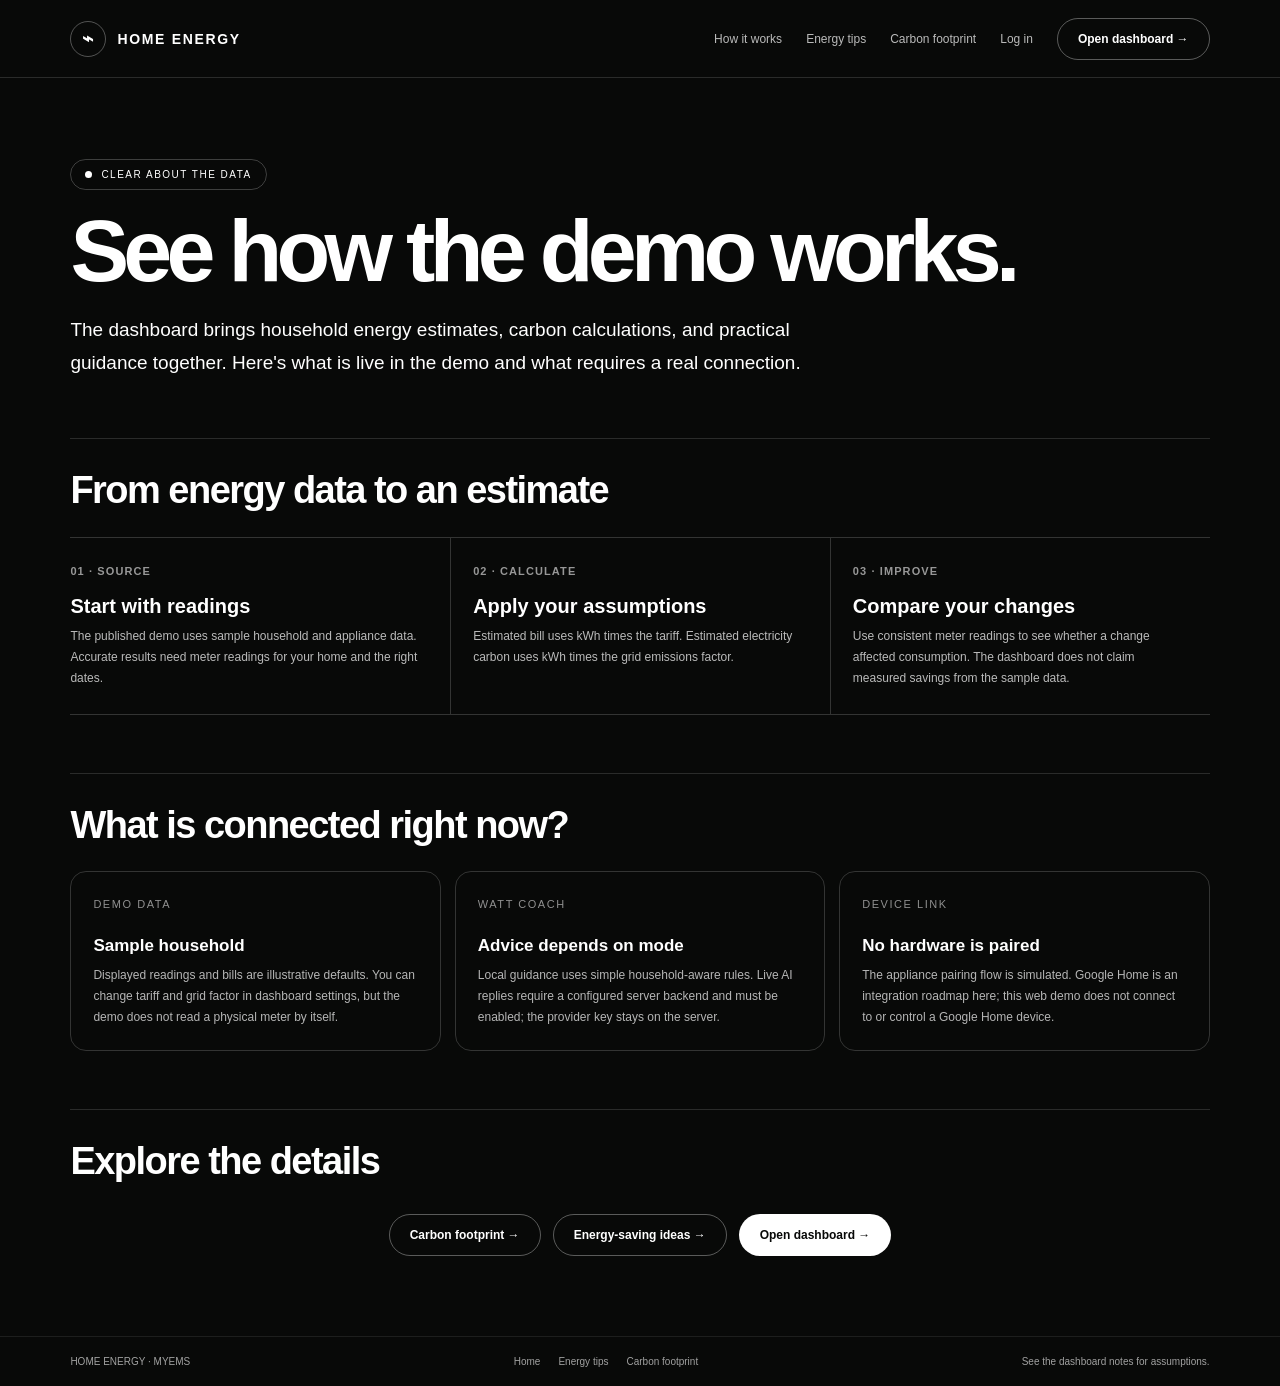
<file: how-it-works.html>
<!doctype html>
<html lang="en">
<head>
  <meta charset="utf-8"><meta name="viewport" content="width=device-width, initial-scale=1"><meta name="theme-color" content="#080908">
  <meta name="description" content="Learn what the Home Energy demo does and where its readings come from.">
  <title>How it works | Home Energy</title><link rel="stylesheet" href="site-v2.css">
</head>
<body>
  <header class="wrap top"><a class="brand" href="index.html"><span class="logo" aria-hidden="true">⌁</span> HOME ENERGY</a><nav class="nav" aria-label="Main navigation"><a href="how-it-works.html" aria-current="page">How it works</a><a href="energy-savings.html">Energy tips</a><a href="carbon-footprint.html">Carbon footprint</a><a href="login.html">Log in</a><a class="pill" href="login.html">Open dashboard <span aria-hidden="true">&nbsp;→</span></a></nav></header>
  <main class="wrap page-main">
    <section class="page-lead"><span class="eyebrow"><i class="dot" aria-hidden="true"></i> Clear about the data</span><h1>See how the demo works.</h1><p>The dashboard brings household energy estimates, carbon calculations, and practical guidance together. Here's what is live in the demo and what requires a real connection.</p></section>
    <section class="section"><h2>From energy data to an estimate</h2><div class="steps"><article class="step"><b>01 · Source</b><h3>Start with readings</h3><p>The published demo uses sample household and appliance data. Accurate results need meter readings for your home and the right dates.</p></article><article class="step"><b>02 · Calculate</b><h3>Apply your assumptions</h3><p>Estimated bill uses kWh times the tariff. Estimated electricity carbon uses kWh times the grid emissions factor.</p></article><article class="step"><b>03 · Improve</b><h3>Compare your changes</h3><p>Use consistent meter readings to see whether a change affected consumption. The dashboard does not claim measured savings from the sample data.</p></article></div></section>
    <section class="section"><h2>What is connected right now?</h2><div class="info-grid"><article class="info-card"><span class="number">DEMO DATA</span><h3>Sample household</h3><p>Displayed readings and bills are illustrative defaults. You can change tariff and grid factor in dashboard settings, but the demo does not read a physical meter by itself.</p></article><article class="info-card"><span class="number">WATT COACH</span><h3>Advice depends on mode</h3><p>Local guidance uses simple household-aware rules. Live AI replies require a configured server backend and must be enabled; the provider key stays on the server.</p></article><article class="info-card"><span class="number">DEVICE LINK</span><h3>No hardware is paired</h3><p>The appliance pairing flow is simulated. Google Home is an integration roadmap here; this web demo does not connect to or control a Google Home device.</p></article></div></section>
    <section class="section"><h2>Explore the details</h2><div class="actions"><a class="pill" href="carbon-footprint.html">Carbon footprint →</a><a class="pill" href="energy-savings.html">Energy-saving ideas →</a><a class="pill primary" href="login.html">Open dashboard →</a></div></section>
  </main>
  <footer class="wrap foot"><span>HOME ENERGY · MYEMS</span><div class="foot-links"><a href="index.html">Home</a><a href="energy-savings.html">Energy tips</a><a href="carbon-footprint.html">Carbon footprint</a></div><span>See the dashboard notes for assumptions.</span></footer>
</body>
</html>
</file>
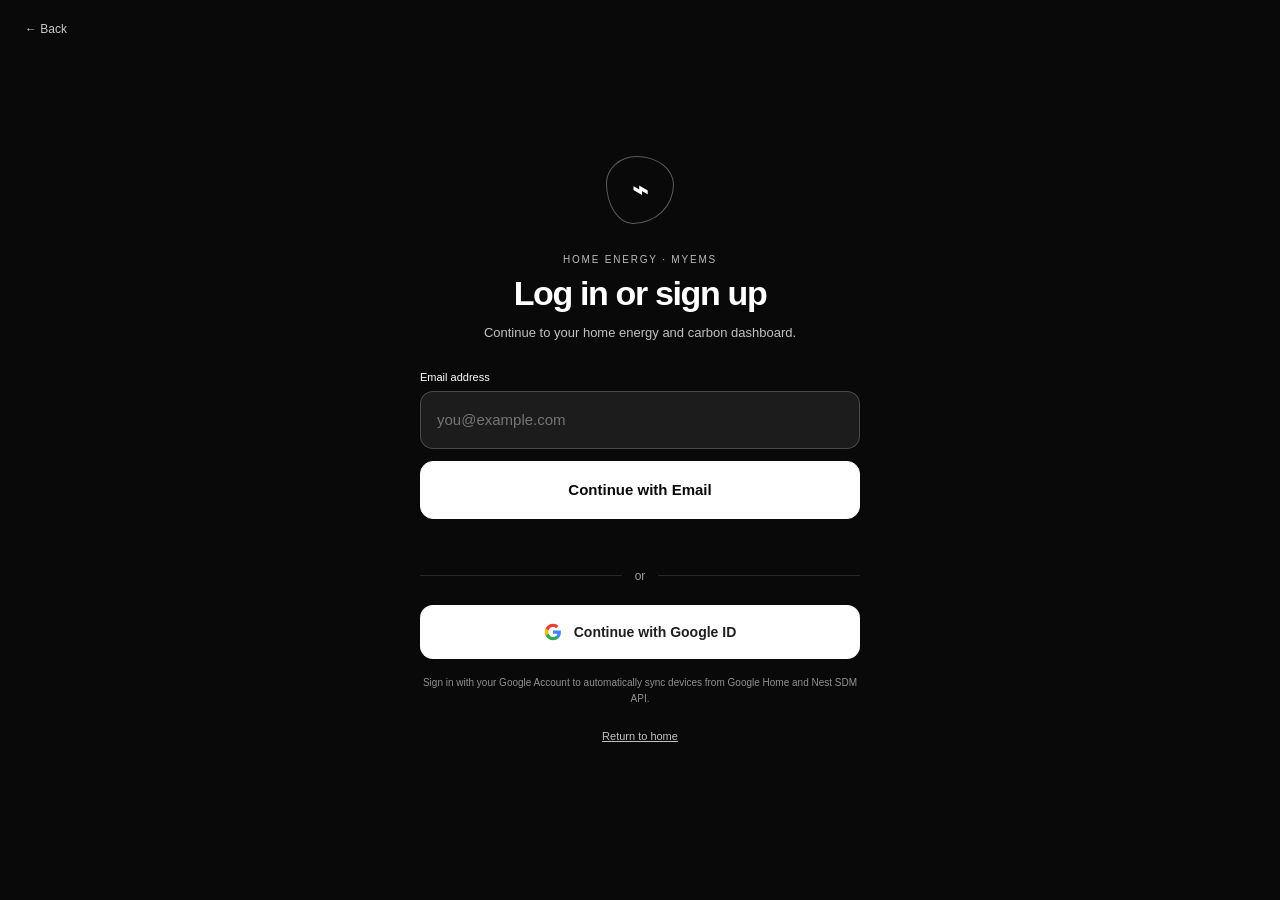
<file: login.html>
<!doctype html>
<html lang="en">
<head>
  <meta charset="utf-8">
  <meta name="viewport" content="width=device-width, initial-scale=1">
  <meta name="theme-color" content="#080908">
  <title>Log in | Home Energy</title>
  <style>
    :root{color-scheme:dark;font-family:Arial,Helvetica,sans-serif;background:#080908;color:#fff}*{box-sizing:border-box}body{margin:0;min-height:100vh;display:grid;place-items:center;padding:25px}.back{position:absolute;left:25px;top:22px;color:#fff;text-decoration:none;font-size:12px;opacity:.78}.back:hover{opacity:1}.panel{width:min(100%,440px);text-align:center}.mark{margin:0 auto 30px;width:68px;height:68px;border:1px solid #ffffff55;border-radius:45% 55% 60% 40% / 40% 42% 58% 60%;display:grid;place-items:center;font-size:27px;font-weight:700}.eyebrow{font-size:10px;letter-spacing:.18em;text-transform:uppercase;opacity:.72}.panel h1{font-size:34px;letter-spacing:-.04em;margin:9px 0}.panel>p{font-size:13px;line-height:1.65;opacity:.75;margin:0}.form{margin-top:27px;text-align:left}.form label{display:block;font-size:11px;margin-bottom:8px}.form input{width:100%;height:58px;border:1px solid #ffffff32;border-radius:13px;background:#1c1c1c;padding:0 16px;color:#fff;font-size:15px;outline:0}.form input:focus{border-color:#fff;box-shadow:0 0 0 3px #ffffff1a}.form button{width:100%;height:58px;margin-top:12px;border:1px solid #fff;border-radius:13px;background:#fff;color:#080908;font-size:15px;font-weight:700;cursor:pointer}.form button:hover{background:#e6e6e6}.divider{display:flex;align-items:center;gap:13px;margin:22px 0;color:#fff;opacity:.6;font-size:12px}.divider:before,.divider:after{content:"";height:1px;background:#ffffff35;flex:1}.note{margin-top:20px!important;font-size:10px!important;opacity:.55!important}.error{min-height:18px;margin-top:10px;font-size:11px;color:#fff}.backline{display:inline-block;margin-top:22px;color:#fff;font-size:11px;opacity:.75} @media(max-width:480px){.panel h1{font-size:30px}.back{left:16px;top:17px}}
  </style>
</head>
<body>
  <a class="back" href="index.html">← Back</a>
  <main class="panel">
    <div class="mark" aria-hidden="true">⌁</div>
    <div class="eyebrow">Home Energy · MyEMS</div>
    <h1>Log in or sign up</h1>
    <p>Continue to your home energy and carbon dashboard.</p>
    <form class="form" id="loginForm">
      <label for="email">Email address</label>
      <input id="email" name="email" type="email" autocomplete="email" placeholder="you@example.com" required>
      <button type="submit">Continue with Email</button>
      <div class="error" id="loginError" role="status"></div>
    </form>
    <div class="divider">or</div>
    <button type="button" id="googleLoginBtn" style="width:100%;height:54px;border:1px solid #ffffff40;border-radius:13px;background:#ffffff;color:#1f1f1f;font-size:14px;font-weight:600;display:flex;align-items:center;justify-content:center;gap:12px;cursor:pointer;transition:background 0.2s;">
      <svg width="18" height="18" viewBox="0 0 24 24">
        <path fill="#4285F4" d="M22.56 12.25c0-.78-.07-1.53-.2-2.25H12v4.26h5.92c-.26 1.37-1.04 2.53-2.21 3.31v2.77h3.57c2.08-1.92 3.28-4.74 3.28-8.09z"/>
        <path fill="#34A853" d="M12 23c2.97 0 5.46-.98 7.28-2.66l-3.57-2.77c-.98.66-2.23 1.06-3.71 1.06-2.86 0-5.29-1.93-6.16-4.53H2.18v2.84C3.99 20.53 7.7 23 12 23z"/>
        <path fill="#FBBC05" d="M5.84 14.09c-.22-.66-.35-1.36-.35-2.09s.13-1.43.35-2.09V7.06H2.18C1.43 8.55 1 10.22 1 12s.43 3.45 1.18 4.94l2.85-2.22.81-.63z"/>
        <path fill="#EA4335" d="M12 5.38c1.62 0 3.06.56 4.21 1.64l3.15-3.15C17.45 2.09 14.97 1 12 1 7.7 1 3.99 3.47 2.18 7.06l3.66 2.84c.87-2.6 3.3-4.52 6.16-4.52z"/>
      </svg>
      Continue with Google ID
    </button>
    <p class="note" style="margin-top:16px!important">Sign in with your Google Account to automatically sync devices from Google Home and Nest SDM API.</p>
    <a class="backline" href="index.html">Return to home</a>
  </main>
  <script>
    function proceedWithLogin(email, provider) {
      try {
        localStorage.setItem('homeEnergySignedIn', 'true');
        localStorage.setItem('homeEnergyEmail', email);
        localStorage.setItem('authProvider', provider || 'email');
        window.location.replace('onboarding.html');
      } catch(error) {
        document.getElementById('loginError').textContent = 'Your browser blocked local storage. Enable it to continue.';
      }
    }

    document.getElementById('loginForm').addEventListener('submit', function(event) {
      event.preventDefault();
      var email = document.getElementById('email').value.trim();
      if (!email) return;
      proceedWithLogin(email, 'email');
    });

    document.getElementById('googleLoginBtn').addEventListener('click', function() {
      var emailInput = document.getElementById('email').value.trim();
      var googleEmail = emailInput && emailInput.includes('@') ? emailInput : 'user.greenwood@gmail.com';
      proceedWithLogin(googleEmail, 'google');
    });
  </script>
</body>
</html>
</file>
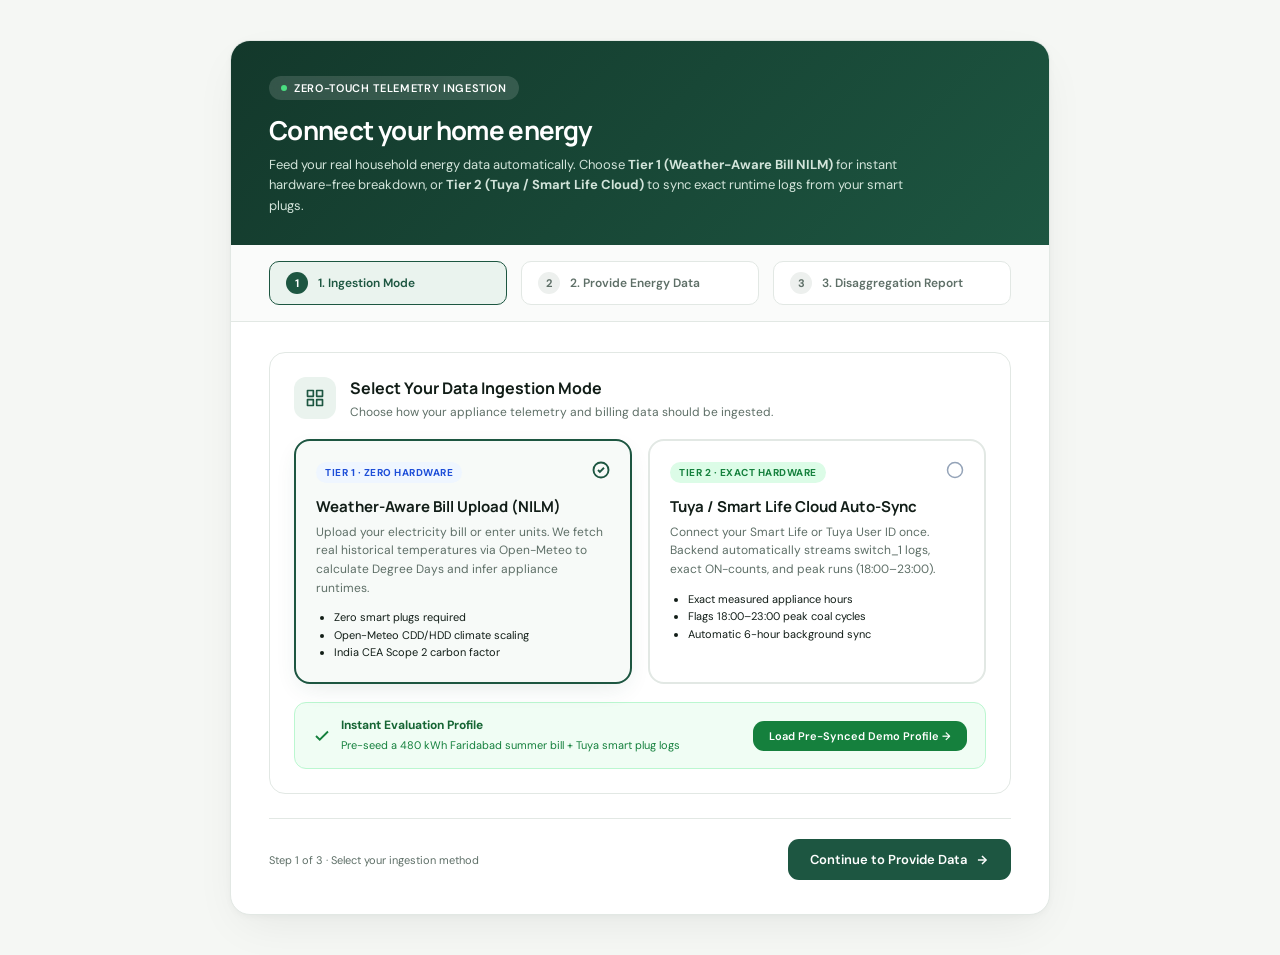
<file: onboarding.html>
<!doctype html>
<html lang="en">
<head>
  <meta charset="utf-8">
  <meta name="viewport" content="width=device-width, initial-scale=1">
  <meta name="theme-color" content="#f6f8f5">
  <title>Connect Your Home Energy | CarbonSense AI</title>
  <link rel="stylesheet" href="https://fonts.googleapis.com/css2?family=DM+Sans:ital,opsz,wght@0,9..40,400..700;1,9..40,400..700&family=Manrope:wght@500;600;700;800&display=swap">
  <style>
    :root {
      --ink: #111d17;
      --muted: #5e6f67;
      --muted-light: #899a92;
      --green: #1d5641;
      --green-dark: #143d2e;
      --green-light: #eaf3ee;
      --bg: #f5f7f4;
      --card-bg: #ffffff;
      --border: #e2e8e4;
      --blue: #1d4ed8;
      --blue-soft: #eff6ff;
      --amber: #b45309;
      --amber-soft: #fef3c7;
      --radius-lg: 20px;
      --radius-md: 14px;
      --radius-sm: 10px;
    }
    * { box-sizing: border-box; }
    body {
      margin: 0;
      background: var(--bg);
      color: var(--ink);
      font-family: 'DM Sans', -apple-system, BlinkMacSystemFont, sans-serif;
      min-height: 100vh;
      display: grid;
      place-items: center;
      padding: 40px 16px;
      -webkit-font-smoothing: antialiased;
    }
    .container {
      width: min(100%, 820px);
      background: var(--card-bg);
      border-radius: var(--radius-lg);
      border: 1px solid var(--border);
      box-shadow: 0 16px 48px -12px rgba(17, 29, 23, 0.08), 0 2px 6px rgba(17, 29, 23, 0.03);
      overflow: hidden;
    }
    .header {
      background: linear-gradient(135deg, #13382b 0%, #1d5641 100%);
      color: white;
      padding: 34px 38px 28px;
      position: relative;
    }
    .badge {
      display: inline-flex;
      align-items: center;
      gap: 7px;
      background: rgba(255, 255, 255, 0.14);
      padding: 5px 12px;
      border-radius: 99px;
      font-size: 11px;
      font-weight: 600;
      letter-spacing: 0.06em;
      text-transform: uppercase;
      margin-bottom: 14px;
      backdrop-filter: blur(8px);
    }
    .badge-dot {
      width: 6px;
      height: 6px;
      border-radius: 50%;
      background: #4ade80;
    }
    .header h1 {
      margin: 0;
      font-family: 'Manrope', sans-serif;
      font-size: 26px;
      font-weight: 700;
      letter-spacing: -0.025em;
      line-height: 1.25;
    }
    .header p {
      margin: 8px 0 0;
      color: #d2e4da;
      font-size: 13px;
      line-height: 1.6;
      max-width: 660px;
    }
    .steps {
      display: flex;
      gap: 14px;
      padding: 16px 38px;
      background: #fafbfa;
      border-bottom: 1px solid var(--border);
    }
    .step-pill {
      flex: 1;
      display: flex;
      align-items: center;
      gap: 10px;
      padding: 10px 16px;
      background: white;
      border: 1px solid var(--border);
      border-radius: var(--radius-sm);
      font-size: 12px;
      font-weight: 600;
      color: var(--muted);
      transition: all 0.2s ease;
      user-select: none;
      cursor: pointer;
    }
    .step-pill.active {
      border-color: var(--green);
      color: var(--green);
      background: var(--green-light);
    }
    .step-pill .num {
      width: 22px;
      height: 22px;
      border-radius: 50%;
      background: #edf0ee;
      color: var(--muted);
      display: grid;
      place-items: center;
      font-size: 11px;
      font-weight: 700;
      flex-shrink: 0;
    }
    .step-pill.active .num {
      background: var(--green);
      color: white;
    }
    .content-body {
      padding: 30px 38px 34px;
    }
    .step-section {
      display: none;
    }
    .step-section.active {
      display: block;
      animation: fadeIn 0.2s ease;
    }
    @keyframes fadeIn {
      from { opacity: 0; transform: translateY(4px); }
      to { opacity: 1; transform: translateY(0); }
    }
    .box {
      border: 1px solid var(--border);
      border-radius: 16px;
      padding: 24px;
      margin-bottom: 20px;
      background: #ffffff;
    }
    .box-head {
      display: flex;
      gap: 14px;
      align-items: flex-start;
      margin-bottom: 18px;
    }
    .box-icon {
      width: 42px;
      height: 42px;
      border-radius: 12px;
      background: var(--green-light);
      color: var(--green);
      display: grid;
      place-items: center;
      flex-shrink: 0;
    }
    .box-head h3 {
      margin: 0;
      font-size: 16px;
      font-family: 'Manrope', sans-serif;
      font-weight: 700;
      color: var(--ink);
    }
    .box-head p {
      margin: 4px 0 0;
      font-size: 12px;
      color: var(--muted);
      line-height: 1.5;
    }

    /* TIER SELECTION CARDS */
    .tier-grid {
      display: grid;
      grid-template-columns: 1fr 1fr;
      gap: 16px;
      margin: 18px 0;
    }
    .tier-card {
      border: 2px solid var(--border);
      border-radius: 16px;
      padding: 20px;
      cursor: pointer;
      transition: all 0.2s ease;
      background: #ffffff;
      display: flex;
      flex-direction: column;
      justify-content: space-between;
    }
    .tier-card:hover {
      border-color: #cbd5e1;
      transform: translateY(-2px);
      box-shadow: 0 10px 25px -5px rgba(0,0,0,0.05);
    }
    .tier-card.selected {
      border-color: var(--green);
      background: #f7faf8;
      box-shadow: 0 8px 24px -6px rgba(29, 86, 65, 0.12);
    }
    .tier-header {
      display: flex;
      align-items: center;
      justify-content: space-between;
      margin-bottom: 12px;
    }
    .tier-badge {
      font-size: 10px;
      font-weight: 700;
      text-transform: uppercase;
      letter-spacing: 0.05em;
      padding: 4px 9px;
      border-radius: 99px;
    }
    .tier-badge-blue { background: #eff6ff; color: #1d4ed8; }
    .tier-badge-green { background: #dcfce7; color: #15803d; }
    .tier-card h4 {
      margin: 0 0 6px 0;
      font-size: 15px;
      font-family: 'Manrope', sans-serif;
      font-weight: 700;
      color: var(--ink);
    }
    .tier-card p {
      margin: 0;
      font-size: 12px;
      color: var(--muted);
      line-height: 1.55;
    }
    .tier-card ul {
      margin: 12px 0 0 0;
      padding-left: 18px;
      font-size: 11px;
      color: var(--ink);
      line-height: 1.6;
    }

    .dropzone {
      border: 2px dashed #cbd5e1;
      border-radius: var(--radius-md);
      padding: 32px 20px;
      text-align: center;
      background: #f8fafc;
      cursor: pointer;
      transition: all 0.2s ease;
      margin-bottom: 16px;
    }
    .dropzone:hover {
      border-color: var(--green);
      background: #f3f7f5;
    }
    .dropzone-icon {
      width: 44px;
      height: 44px;
      margin: 0 auto 10px;
      border-radius: 50%;
      background: white;
      border: 1px solid #e2e8f0;
      display: grid;
      place-items: center;
      color: #64748b;
    }
    .dropzone input { display: none; }

    .input-row {
      display: grid;
      grid-template-columns: repeat(3, 1fr);
      gap: 12px;
      margin: 14px 0 0;
    }
    .input-field label {
      display: block;
      font-size: 11px;
      font-weight: 600;
      color: #334155;
      margin-bottom: 6px;
    }
    .input-field input, .input-field select {
      width: 100%;
      padding: 10px 12px;
      border: 1px solid #cbd5e1;
      border-radius: 10px;
      font-size: 12px;
      font-family: inherit;
      background: white;
      outline: none;
    }

    .btn {
      background: var(--green);
      color: white;
      border: 0;
      border-radius: 11px;
      padding: 12px 22px;
      font-size: 13px;
      font-weight: 600;
      cursor: pointer;
      font-family: inherit;
      display: inline-flex;
      align-items: center;
      gap: 8px;
      transition: all 0.18s ease;
    }
    .btn:hover {
      background: var(--green-dark);
      transform: translateY(-1px);
    }
    .btn-secondary {
      background: #ffffff;
      color: #334155;
      border: 1px solid #cbd5e1;
    }
    .btn-secondary:hover {
      background: #f8fafc;
      border-color: #94a3b8;
      transform: none;
    }
    .foot-actions {
      display: flex;
      justify-content: space-between;
      align-items: center;
      margin-top: 24px;
      padding-top: 20px;
      border-top: 1px solid var(--border);
    }
    .chip {
      display: inline-flex;
      align-items: center;
      gap: 5px;
      padding: 3px 9px;
      background: #e0f2fe;
      color: #0369a1;
      border-radius: 99px;
      font-size: 10px;
      font-weight: 700;
      letter-spacing: 0.04em;
      text-transform: uppercase;
    }
    .chip-green {
      background: #dcfce7;
      color: #15803d;
    }

    /* AUDIT TABLE */
    .appliance-table {
      width: 100%;
      border-collapse: collapse;
      font-size: 11px;
      margin-top: 14px;
    }
    .appliance-table th {
      text-align: left;
      padding: 8px 10px;
      color: var(--muted);
      border-bottom: 1px solid var(--border);
      font-weight: 700;
      text-transform: uppercase;
      font-size: 9px;
      letter-spacing: 0.05em;
    }
    .appliance-table td {
      padding: 10px;
      border-bottom: 1px solid #f1f5f3;
      color: var(--ink);
    }
    .appliance-table tr:last-child td { border-bottom: 0; }
    .peak-tag {
      display: inline-block;
      padding: 2px 7px;
      background: #fef3c7;
      color: #b45309;
      border-radius: 99px;
      font-size: 9px;
      font-weight: 700;
    }

    @media(max-width:680px) {
      .tier-grid { grid-template-columns: 1fr; }
      .input-row { grid-template-columns: 1fr; }
      .steps { flex-direction: column; padding: 16px 20px; }
      .content-body { padding: 20px; }
      .header { padding: 24px 20px; }
    }
  </style>
</head>
<body>

  <div class="container">
    <div class="header">
      <div class="badge">
        <span class="badge-dot"></span>
        <span>Zero-Touch Telemetry Ingestion</span>
      </div>
      <h1 id="welcomeGreeting">Connect your home energy</h1>
      <p>Feed your real household energy data automatically. Choose <b>Tier 1 (Weather-Aware Bill NILM)</b> for instant hardware-free breakdown, or <b>Tier 2 (Tuya / Smart Life Cloud)</b> to sync exact runtime logs from your smart plugs.</p>
    </div>

    <!-- 3-STEP PIPELINE -->
    <div class="steps">
      <div class="step-pill active" id="pill1" onclick="setStep(1)">
        <span class="num">1</span>
        <span>1. Ingestion Mode</span>
      </div>
      <div class="step-pill" id="pill2" onclick="setStep(2)">
        <span class="num">2</span>
        <span id="pill2Title">2. Provide Energy Data</span>
      </div>
      <div class="step-pill" id="pill3" onclick="setStep(3)">
        <span class="num">3</span>
        <span>3. Disaggregation Report</span>
      </div>
    </div>

    <div class="content-body">
      <!-- ========================================== -->
      <!-- STEP 1: SELECT INGESTION MODE               -->
      <!-- ========================================== -->
      <div class="step-section active" id="sectionStep1">
        <div class="box">
          <div class="box-head">
            <div class="box-icon">
              <!-- Grid / Pipeline icon -->
              <svg width="20" height="20" viewBox="0 0 24 24" fill="none" stroke="currentColor" stroke-width="2" stroke-linecap="round" stroke-linejoin="round">
                <rect x="3" y="3" width="7" height="7"/>
                <rect x="14" y="3" width="7" height="7"/>
                <rect x="14" y="14" width="7" height="7"/>
                <rect x="3" y="14" width="7" height="7"/>
              </svg>
            </div>
            <div>
              <h3>Select Your Data Ingestion Mode</h3>
              <p>Choose how your appliance telemetry and billing data should be ingested.</p>
            </div>
          </div>

          <!-- TIER SELECTION CARDS -->
          <div class="tier-grid">
            <!-- TIER 1 CARD -->
            <div class="tier-card selected" id="tier1Card" onclick="selectTier(1)">
              <div>
                <div class="tier-header">
                  <span class="tier-badge tier-badge-blue">Tier 1 · Zero Hardware</span>
                  <div class="tier-radio">
                    <svg width="18" height="18" viewBox="0 0 24 24" fill="none" stroke="var(--green)" stroke-width="2.5" id="tier1Check">
                      <circle cx="12" cy="12" r="10"/>
                      <polyline points="16 9 10.5 14.5 8 12"/>
                    </svg>
                  </div>
                </div>
                <h4>Weather-Aware Bill Upload (NILM)</h4>
                <p>Upload your electricity bill or enter units. We fetch real historical temperatures via Open-Meteo to calculate Degree Days and infer appliance runtimes.</p>
                <ul>
                  <li>Zero smart plugs required</li>
                  <li>Open-Meteo CDD/HDD climate scaling</li>
                  <li>India CEA Scope 2 carbon factor</li>
                </ul>
              </div>
            </div>

            <!-- TIER 2 CARD -->
            <div class="tier-card" id="tier2Card" onclick="selectTier(2)">
              <div>
                <div class="tier-header">
                  <span class="tier-badge tier-badge-green">Tier 2 · Exact Hardware</span>
                  <div class="tier-radio">
                    <svg width="18" height="18" viewBox="0 0 24 24" fill="none" stroke="#94a3b8" stroke-width="2" id="tier2Check">
                      <circle cx="12" cy="12" r="10"/>
                    </svg>
                  </div>
                </div>
                <h4>Tuya / Smart Life Cloud Auto-Sync</h4>
                <p>Connect your Smart Life or Tuya User ID once. Backend automatically streams switch_1 logs, exact ON-counts, and peak runs (18:00–23:00).</p>
                <ul>
                  <li>Exact measured appliance hours</li>
                  <li>Flags 18:00–23:00 peak coal cycles</li>
                  <li>Automatic 6-hour background sync</li>
                </ul>
              </div>
            </div>
          </div>

          <!-- 1-Click Fast Track Demo Profile -->
          <div style="background:#f0fdf4;border:1px solid #bbf7d0;border-radius:12px;padding:14px 18px;display:flex;align-items:center;justify-content:space-between;flex-wrap:wrap;gap:12px">
            <div style="display:flex;align-items:center;gap:10px">
              <svg width="18" height="18" viewBox="0 0 24 24" fill="none" stroke="#15803d" stroke-width="2.5"><polyline points="20 6 9 17 4 12"/></svg>
              <div>
                <b style="font-size:12px;color:#166534;display:block">Instant Evaluation Profile</b>
                <small style="color:#15803d;font-size:11px">Pre-seed a 480 kWh Faridabad summer bill + Tuya smart plug logs</small>
              </div>
            </div>
            <button type="button" class="btn" id="loadDemoProfileBtn" style="font-size:11px;padding:8px 16px;background:#15803d">
              Load Pre-Synced Demo Profile →
            </button>
          </div>
        </div>

        <div class="foot-actions">
          <span style="font-size:11px;color:var(--muted)">Step 1 of 3 · Select your ingestion method</span>
          <button type="button" class="btn" id="nextToStep2Btn">
            <span>Continue to Provide Data</span>
            <svg width="14" height="14" viewBox="0 0 24 24" fill="none" stroke="currentColor" stroke-width="2.5"><line x1="5" y1="12" x2="19" y2="12"/><polyline points="12 5 19 12 12 19"/></svg>
          </button>
        </div>
      </div>

      <!-- ========================================== -->
      <!-- STEP 2: PROVIDE ENERGY DATA (SEPARATE PAGE) -->
      <!-- ========================================== -->
      <div class="step-section" id="sectionStep2">
        <!-- TIER 1 DATA INPUT FORM (BILL UPLOAD & LOCATION) -->
        <div class="box" id="tier1FormBox">
          <div class="box-head">
            <div class="box-icon">
              <!-- Document / Cloud upload SVG -->
              <svg width="20" height="20" viewBox="0 0 24 24" fill="none" stroke="currentColor" stroke-width="2" stroke-linecap="round" stroke-linejoin="round">
                <path d="M14 2H6a2 2 0 0 0-2 2v16a2 2 0 0 0 2 2h12a2 2 0 0 0 2-2V8z"/>
                <polyline points="14 2 14 8 20 8"/>
                <line x1="16" y1="13" x2="8" y2="13"/>
                <line x1="16" y1="17" x2="8" y2="17"/>
              </svg>
            </div>
            <div>
              <h3>Upload Electricity Bill & Location (Ground Truth)</h3>
              <p>Upload your utility bill or enter units. Open-Meteo weather records for your city will disaggregate your load into appliance runtimes.</p>
            </div>
          </div>

          <div class="dropzone" id="onboardingDropZone" onclick="document.getElementById('onboardingFileInput').click()">
            <input type="file" id="onboardingFileInput" accept="image/*,.pdf">
            <div class="dropzone-icon">
              <svg width="22" height="22" viewBox="0 0 24 24" fill="none" stroke="currentColor" stroke-width="2"><path d="M21 15v4a2 2 0 0 1-2 2H5a2 2 0 0 1-2-2v-4"/><polyline points="17 8 12 3 7 8"/><line x1="12" y1="3" x2="12" y2="15"/></svg>
            </div>
            <strong style="font-size:13px;display:block;color:#0f172a">Click or Drag & Drop Bill Photo or PDF</strong>
            <small style="color:#64748b;font-size:11px;display:block;margin-top:4px">Supports BSES, Tata Power, DHBVN, BESCOM, Adani, or any State DISCOM</small>
          </div>

          <div class="input-row">
            <div class="input-field">
              <label>City for Weather Archive</label>
              <select id="billCityInput">
                <option value="Faridabad" selected>Faridabad (Haryana)</option>
                <option value="Delhi">Delhi / NCR</option>
                <option value="Noida">Noida (UP)</option>
                <option value="Gurugram">Gurugram (Haryana)</option>
                <option value="Mumbai">Mumbai (Maharashtra)</option>
                <option value="Bengaluru">Bengaluru (Karnataka)</option>
                <option value="Chennai">Chennai (Tamil Nadu)</option>
              </select>
            </div>
            <div class="input-field">
              <label>Monthly Units (kWh)</label>
              <input type="number" id="billKwhInput" value="480">
            </div>
            <div class="input-field">
              <label>Bill Amount (INR ₹)</label>
              <input type="number" id="billAmountInput" value="3840">
            </div>
          </div>

          <div id="tier1Status" style="display:none;margin-top:14px;padding:12px 14px;background:#eff6ff;border:1px solid #bfdbfe;border-radius:10px;font-size:12px;color:#1e40af"></div>
        </div>

        <!-- TIER 2 DATA INPUT FORM (TUYA SMART PLUGS) -->
        <div class="box" id="tier2FormBox" style="display:none">
          <div class="box-head">
            <div class="box-icon" style="background:#eff6ff;color:#1d4ed8">
              <!-- Smart Hub / Plug icon -->
              <svg width="20" height="20" viewBox="0 0 24 24" fill="none" stroke="currentColor" stroke-width="2" stroke-linecap="round" stroke-linejoin="round">
                <path d="M12 22v-5"/><path d="M9 8V2"/><path d="M15 2v6"/><path d="M18 8v5a4 4 0 0 1-4 4h-4a4 4 0 0 1-4-4V8Z"/>
              </svg>
            </div>
            <div>
              <h3>Connect Tuya / Smart Life Smart Plugs</h3>
              <p>Link your Tuya Smart Life user ID once. Backend automatically streams switch_1 logs, exact ON-counts, and evening peak runs (18:00–23:00).</p>
            </div>
          </div>

          <div style="background:#f8fafc;border:1px solid #e2e8f0;border-radius:12px;padding:18px;margin-bottom:14px">
            <div class="input-field" style="margin-bottom:14px">
              <label>Tuya / Smart Life User ID (tuya_uid)</label>
              <input type="text" id="tuyaUidInput" value="tuya_user_98412" placeholder="e.g. tuya_user_98412">
            </div>

            <div class="input-row">
              <div class="input-field">
                <label>Total Bill kWh (Reconciliation)</label>
                <input type="number" id="tuyaBillKwhInput" value="480">
              </div>
              <div class="input-field">
                <label>Total Bill Amount (₹)</label>
                <input type="number" id="tuyaBillAmountInput" value="3840">
              </div>
              <div class="input-field">
                <label>Background Sync Cadence</label>
                <input type="text" value="Every 6 Hours (APScheduler)" disabled style="background:#f1f5f9;color:#64748b">
              </div>
            </div>
          </div>

          <div id="tier2Status" style="display:none;margin-top:14px;padding:12px 14px;background:#eff6ff;border:1px solid #bfdbfe;border-radius:10px;font-size:12px;color:#1e40af"></div>
        </div>

        <div class="foot-actions">
          <button type="button" class="btn btn-secondary" id="backToStep1Btn">
            <svg width="14" height="14" viewBox="0 0 24 24" fill="none" stroke="currentColor" stroke-width="2.5"><line x1="19" y1="12" x2="5" y2="12"/><polyline points="12 19 5 12 12 5"/></svg>
            <span>Back to Mode Selection</span>
          </button>
          <button type="button" class="btn" id="runIngestBtn">
            <span>Process Data & Generate Report</span>
            <svg width="14" height="14" viewBox="0 0 24 24" fill="none" stroke="currentColor" stroke-width="2.5"><line x1="5" y1="12" x2="19" y2="12"/><polyline points="12 5 19 12 12 19"/></svg>
          </button>
        </div>
      </div>

      <!-- ========================================== -->
      <!-- STEP 3: DISAGGREGATION REPORT & AUDIT       -->
      <!-- ========================================== -->
      <div class="step-section" id="sectionStep3">
        <div class="box">
          <div class="box-head">
            <div class="box-icon" style="background:#fef3c7;color:#b45309">
              <svg width="20" height="20" viewBox="0 0 24 24" fill="none" stroke="currentColor" stroke-width="2"><polygon points="13 2 3 14 12 14 11 22 21 10 12 10 13 2"/></svg>
            </div>
            <div>
              <h3>Energy Disaggregation & Scope 2 Audit Report</h3>
              <p id="auditSyncSourceLabel">Synchronized via Zero-Touch Ingestion Engine</p>
            </div>
          </div>

          <!-- KPI Summary Cards -->
          <div style="display:grid;grid-template-columns:repeat(3,1fr);gap:14px;margin-bottom:16px">
            <div style="background:#f8fafc;padding:16px;border-radius:12px;border:1px solid #e2e8f0;text-align:center">
              <span style="font-size:10px;color:var(--muted);font-weight:700;text-transform:uppercase">Total Bill</span>
              <strong style="display:block;font-size:24px;color:var(--ink);font-family:'Manrope',sans-serif;margin-top:4px" id="resKwh">480 kWh</strong>
              <small style="color:var(--muted);font-size:11px" id="resCost">₹3,840 billed</small>
            </div>
            <div style="background:#eff6ff;padding:16px;border-radius:12px;border:1px solid #bfdbfe;text-align:center">
              <span style="font-size:10px;color:#1e40af;font-weight:700;text-transform:uppercase">Scope 2 Carbon</span>
              <strong style="display:block;font-size:24px;color:#1d4ed8;font-family:'Manrope',sans-serif;margin-top:4px" id="resCo2">324.0 kg</strong>
              <small style="color:#1d4ed8;font-size:11px">CEA Factor: 0.675 kg/kWh</small>
            </div>
            <div style="background:#f0fdf4;padding:16px;border-radius:12px;border:1px solid #bbf7d0;text-align:center">
              <span style="font-size:10px;color:#166534;font-weight:700;text-transform:uppercase">Ingestion Mode</span>
              <strong style="display:block;font-size:16px;color:#15803d;font-family:'Manrope',sans-serif;margin-top:7px" id="resSource">Bill + Tuya Auto-Sync</strong>
              <small style="color:#166534;font-size:10px" id="resSubtitle">Verified Device Log Pairs</small>
            </div>
          </div>

          <!-- Normalized Appliance Table -->
          <div style="overflow-x:auto">
            <table class="appliance-table">
              <thead>
                <tr>
                  <th>Appliance</th>
                  <th>Sync Mode</th>
                  <th style="text-align:right">ON Cycles</th>
                  <th style="text-align:right">Runtime</th>
                  <th style="text-align:center">Peak Window (18–23h)</th>
                  <th style="text-align:right">Units (kWh)</th>
                  <th style="text-align:right">Cost (₹)</th>
                  <th style="text-align:right">Carbon (kg)</th>
                </tr>
              </thead>
              <tbody id="applianceTableBody"></tbody>
            </table>
          </div>

          <div style="padding:14px 18px;background:#f0fdf4;border:1px solid #bbf7d0;border-radius:12px;margin-top:16px">
            <div style="display:flex;align-items:center;gap:8px;margin-bottom:4px">
              <svg width="15" height="15" viewBox="0 0 24 24" fill="none" stroke="#15803d" stroke-width="2.5"><circle cx="12" cy="12" r="10"/><line x1="12" y1="16" x2="12" y2="12"/><line x1="12" y1="8" x2="12.01" y2="8"/></svg>
              <b style="color:#166534;font-size:12px">Watt AI Advice Grounding</b>
            </div>
            <p style="margin:0;font-size:11px;color:#15803d;line-height:1.5" id="wattGroundingNote">
              This normalized telemetry is now loaded into your AI Energy Coach ("Watt"). Your highest-impact appliance is Split AC with 48 peak cycles. Shifting cooling runtimes into the pre-peak window saves up to ₹380/mo and abates 34 kg CO₂e.
            </p>
          </div>
        </div>

        <div class="foot-actions">
          <button type="button" class="btn btn-secondary" id="backToStep2Btn">
            <svg width="14" height="14" viewBox="0 0 24 24" fill="none" stroke="currentColor" stroke-width="2.5"><line x1="19" y1="12" x2="5" y2="12"/><polyline points="12 19 5 12 12 5"/></svg>
            <span>Back to Data Input</span>
          </button>
          <button type="button" class="btn" id="finishOnboardingBtn" style="background:#15803d;font-size:13px;padding:13px 26px">
            <span>Open Energy Dashboard</span>
            <svg width="14" height="14" viewBox="0 0 24 24" fill="none" stroke="currentColor" stroke-width="2.5"><line x1="5" y1="12" x2="19" y2="12"/><polyline points="12 5 19 12 12 19"/></svg>
          </button>
        </div>
      </div>
    </div>
  </div>

  <script>
    var selectedTier = 1; // 1 = Weather NILM, 2 = Tuya Cloud
    var currentNormalizedData = null;

    function selectTier(t) {
      selectedTier = t;
      document.getElementById('tier1Card').classList.toggle('selected', t === 1);
      document.getElementById('tier2Card').classList.toggle('selected', t === 2);
      
      var c1 = document.getElementById('tier1Check');
      var c2 = document.getElementById('tier2Check');
      if (t === 1) {
        c1.innerHTML = '<circle cx="12" cy="12" r="10"/><polyline points="16 9 10.5 14.5 8 12"/>';
        c1.setAttribute('stroke', 'var(--green)');
        c2.innerHTML = '<circle cx="12" cy="12" r="10"/>';
        c2.setAttribute('stroke', '#94a3b8');
        document.getElementById('tier1FormBox').style.display = 'block';
        document.getElementById('tier2FormBox').style.display = 'none';
        document.getElementById('pill2Title').textContent = '2. Upload Bill Data';
      } else {
        c2.innerHTML = '<circle cx="12" cy="12" r="10"/><polyline points="16 9 10.5 14.5 8 12"/>';
        c2.setAttribute('stroke', 'var(--green)');
        c1.innerHTML = '<circle cx="12" cy="12" r="10"/>';
        c1.setAttribute('stroke', '#94a3b8');
        document.getElementById('tier1FormBox').style.display = 'none';
        document.getElementById('tier2FormBox').style.display = 'block';
        document.getElementById('pill2Title').textContent = '2. Sync Smart Devices';
      }
    }

    function setStep(step) {
      document.querySelectorAll('.step-section').forEach(function(s){ s.classList.remove('active'); });
      document.querySelectorAll('.step-pill').forEach(function(p){ p.classList.remove('active'); });
      document.getElementById('sectionStep' + step).classList.add('active');
      for(var i = 1; i <= step; i++) {
        document.getElementById('pill' + i).classList.add('active');
      }
    }

    // Step 1 -> Step 2
    document.getElementById('nextToStep2Btn').onclick = function() { setStep(2); };
    
    // Step 2 -> Step 1
    document.getElementById('backToStep1Btn').onclick = function() { setStep(1); };

    // Step 3 -> Step 2
    document.getElementById('backToStep2Btn').onclick = function() { setStep(2); };

    // FAST TRACK DEMO PROFILE (480 kWh Faridabad Summer + Tuya Smart Plugs)
    document.getElementById('loadDemoProfileBtn').onclick = function() {
      selectTier(2);
      executeTuyaSync('tuya_user_faridabad_984', 480, 3840);
    };

    // Step 2 Action: Process data and generate report
    document.getElementById('runIngestBtn').onclick = function() {
      if (selectedTier === 1) {
        var city = document.getElementById('billCityInput').value;
        var kwh = parseFloat(document.getElementById('billKwhInput').value) || 480;
        var amount = parseFloat(document.getElementById('billAmountInput').value) || 3840;
        executeBillDisaggregation(city, kwh, amount);
      } else {
        var uid = document.getElementById('tuyaUidInput').value.trim() || 'tuya_user_98412';
        var kwh = parseFloat(document.getElementById('tuyaBillKwhInput').value) || 480;
        var amount = parseFloat(document.getElementById('tuyaBillAmountInput').value) || 3840;
        executeTuyaSync(uid, kwh, amount);
      }
    };

    function executeBillDisaggregation(city, kwh, amount) {
      var st = document.getElementById('tier1Status');
      st.style.display = 'block';
      st.textContent = 'Querying Open-Meteo Geocoding & Historical Weather Archive for ' + city + '…';

      fetch('/api/ingest/bill', {
        method: 'POST',
        headers: { 'Content-Type': 'application/json' },
        body: JSON.stringify({
          city: city,
          total_kwh: kwh,
          total_amount: amount,
          billing_start_date: '2026-06-01',
          billing_end_date: '2026-06-30'
        })
      })
      .then(function(res){ return res.json(); })
      .then(function(res){
        st.style.display = 'none';
        if(res.success && res.data) {
          renderAuditResult(res.data);
          setStep(3);
        } else {
          alert('Disaggregation error: ' + (res.error || 'Server error'));
        }
      })
      .catch(function(err){
        st.style.display = 'none';
        alert('Could not connect to server: ' + err.message);
      });
    }

    function executeTuyaSync(uid, kwh, amount) {
      var st = document.getElementById('tier2Status');
      st.style.display = 'block';
      st.textContent = 'Streaming switch_1 event logs from Tuya OpenAPI for UID ' + uid + '…';

      fetch('/api/ingest/tuya', {
        method: 'POST',
        headers: { 'Content-Type': 'application/json' },
        body: JSON.stringify({
          tuya_uid: uid,
          bill_kwh: kwh,
          bill_amount: amount
        })
      })
      .then(function(res){ return res.json(); })
      .then(function(res){
        st.style.display = 'none';
        if(res.success && res.data) {
          renderAuditResult(res.data);
          setStep(3);
        } else {
          alert('Tuya sync error: ' + (res.error || 'Server error'));
        }
      })
      .catch(function(err){
        st.style.display = 'none';
        alert('Could not connect to server: ' + err.message);
      });
    }

    function renderAuditResult(data) {
      currentNormalizedData = data;
      var sum = data.summary || {};
      var apps = data.appliances || [];

      document.getElementById('resKwh').textContent = sum.total_kwh + ' kWh';
      document.getElementById('resCost').textContent = '₹' + Number(sum.total_cost).toLocaleString();
      document.getElementById('resCo2').textContent = sum.total_co2_kg + ' kg';
      document.getElementById('resSource').textContent = sum.sync_source;
      
      if(sum.sync_source.includes('Tuya')) {
        document.getElementById('resSubtitle').textContent = 'Tuya UID: ' + (sum.tuya_uid || '98412') + ' · Verified Log Pairs';
        document.getElementById('auditSyncSourceLabel').textContent = 'Measured via Tuya Smart Life Cloud OpenAPI & Reconciled with Bill';
        document.getElementById('wattGroundingNote').textContent = 'Grounding Complete: Split AC logged 48 peak cycles (18:00–23:00) via Tuya Smart Plug. Shifting cooling 1.5 hrs earlier will save ~₹380/mo and eliminate 34 kg Scope 2 CO₂e.';
      } else {
        document.getElementById('resSubtitle').textContent = (sum.city || 'Weather') + ' · ' + (sum.cooling_degree_days || 0) + ' Cooling Degree Days';
        document.getElementById('auditSyncSourceLabel').textContent = 'Disaggregated via Open-Meteo Historical Weather Archive & CDD/HDD NILM';
        document.getElementById('wattGroundingNote').textContent = 'Grounding Complete: Open-Meteo climate analysis for ' + (sum.city || 'your city') + ' indicates high cooling demand (' + (sum.cooling_degree_days || 0) + ' CDD). Setting AC setpoint to 24°C saves ~₹310/mo.';
      }

      var tbody = document.getElementById('applianceTableBody');
      tbody.innerHTML = '';

      apps.forEach(function(a){
        var tr = document.createElement('tr');
        var peakHtml = a.peak_cycles > 0 
          ? '<span class="peak-tag">' + a.peak_cycles + ' peak cycles</span>' 
          : '<span style="color:#94a3b8;font-size:10px">Off-peak</span>';

        tr.innerHTML = 
          '<td><b>' + a.name + '</b></td>' +
          '<td><span style="font-size:10px;color:' + (a.sync_mode.includes('Measured') ? '#15803d' : '#64748b') + ';font-weight:600">' + a.sync_mode + '</span></td>' +
          '<td style="text-align:right">' + a.on_count + '</td>' +
          '<td style="text-align:right"><b>' + a.runtime_hours + 'h</b></td>' +
          '<td style="text-align:center">' + peakHtml + '</td>' +
          '<td style="text-align:right"><b>' + a.kwh + '</b></td>' +
          '<td style="text-align:right">₹' + a.cost.toLocaleString() + '</td>' +
          '<td style="text-align:right">' + a.co2_kg + '</td>';
        tbody.appendChild(tr);
      });
    }

    // Step 3 Action: FINISH ONBOARDING & LAUNCH DASHBOARD
    document.getElementById('finishOnboardingBtn').onclick = function() {
      if(!currentNormalizedData) {
        currentNormalizedData = {
          summary: { total_kwh: 480, total_cost: 3840, total_co2_kg: 324.0, effective_tariff: 8.0, sync_source: "Bill AI Disaggregation" },
          appliances: []
        };
      }

      var sum = currentNormalizedData.summary || {};
      var apps = currentNormalizedData.appliances || [];
      var ac = apps.find(function(a){ return a.category === 'cooling'; }) || {};
      var geyser = apps.find(function(a){ return a.category === 'heating'; }) || {};

      localStorage.setItem('normalizedIngestion', JSON.stringify(currentNormalizedData));
      localStorage.setItem('homeRate', sum.effective_tariff || 8.0);
      localStorage.setItem('homeFactor', 0.675);

      var profile = {};
      try { profile = JSON.parse(localStorage.getItem('energyCoachProfile') || '{}'); } catch(e){}
      profile.monthlyKwh = sum.total_kwh || 480;
      profile.tariff = sum.effective_tariff || 8.0;
      profile.factor = 0.675;
      profile.acHours = ac.runtime_hours ? Math.round(ac.runtime_hours / 30) : 4;
      profile.waterMinutes = geyser.runtime_hours ? Math.round((geyser.runtime_hours * 60) / 30) : 25;
      profile.ingestion = currentNormalizedData;
      localStorage.setItem('energyCoachProfile', JSON.stringify(profile));
      localStorage.setItem('onboardingComplete', 'true');

      window.location.replace('Home-Energy-Carbon-Manager.html');
    };
  </script>
</body>
</html>
</file>
<file: site-v2.css>
:root{color-scheme:dark;font-family:Arial,Helvetica,sans-serif;background:#080908;color:#fff}*{box-sizing:border-box}body{margin:0;min-height:100vh;display:flex;flex-direction:column}a{color:inherit;text-decoration:none}.wrap{width:100%;padding:0 clamp(22px,5.5vw,104px)}.top{min-height:78px;display:flex;align-items:center;justify-content:space-between;gap:18px;border-bottom:1px solid #ffffff24}.brand{display:flex;align-items:center;gap:11px;font-size:14px;font-weight:700;letter-spacing:.12em;white-space:nowrap}.logo{width:36px;height:36px;display:grid;place-items:center;border:1px solid #ffffff4d;border-radius:50%;font-size:19px}.nav{display:flex;align-items:center;justify-content:flex-end;flex-wrap:wrap;gap:12px 24px;color:#fff;font-size:12px}.nav a:not(.pill){opacity:.72;transition:opacity .2s}.nav a:not(.pill):hover{opacity:1}.pill{display:inline-flex;align-items:center;justify-content:center;border:1px solid #ffffff55;border-radius:999px;padding:13px 20px;font-size:12px;font-weight:700;transition:background .2s,color .2s}.pill:hover{background:#fff;color:#080908}.primary{background:#fff;color:#080908}.primary:hover{background:#e7e7e7}.home-hero{flex:1;min-height:calc(100svh - 142px);display:grid;place-items:center;text-align:center;padding-top:55px;padding-bottom:55px}.home-copy{width:min(100%,1100px);margin:auto}.eyebrow{display:inline-flex;align-items:center;gap:9px;border:1px solid #ffffff38;border-radius:99px;padding:9px 14px;font-size:10px;letter-spacing:.15em;text-transform:uppercase;color:#fff}.dot{width:7px;height:7px;background:#fff;border-radius:50%}.home-hero h1{font-size:clamp(54px,9vw,126px);line-height:.94;letter-spacing:-.075em;margin:29px 0 22px;font-weight:700}.home-hero p{max-width:690px;margin:0 auto;color:#fff;opacity:.75;font-size:clamp(14px,1.4vw,18px);line-height:1.8}.actions{display:flex;justify-content:center;gap:12px;flex-wrap:wrap;margin-top:31px}.highlights{display:flex;justify-content:center;align-items:center;flex-wrap:wrap;gap:10px 26px;margin-top:32px;font-size:11px;color:#fff;opacity:.78}.highlights span{white-space:nowrap}.page-main{flex:1;padding-top:clamp(54px,9vh,104px);padding-bottom:80px}.page-lead{max-width:1000px}.page-lead h1{font-size:clamp(44px,7vw,88px);line-height:.98;letter-spacing:-.065em;margin:18px 0}.page-lead>p{max-width:760px;font-size:clamp(15px,1.5vw,19px);line-height:1.75;color:#fff;opacity:.75}.section{margin-top:58px;padding-top:30px;border-top:1px solid #ffffff24}.section h2{font-size:clamp(24px,3vw,38px);letter-spacing:-.04em;margin:0 0 12px}.section-intro{max-width:760px;font-size:14px;line-height:1.75;color:#fff;opacity:.72}.formula{display:grid;grid-template-columns:1fr auto 1fr auto 1.1fr;align-items:stretch;gap:12px;margin-top:24px}.formula-item{border:1px solid #ffffff2d;border-radius:16px;padding:22px;min-height:135px;display:flex;flex-direction:column;justify-content:space-between}.formula-item small{font-size:11px;opacity:.65}.formula-item strong{font-size:clamp(22px,3vw,38px);letter-spacing:-.04em}.formula-item.result{background:#fff;color:#080908}.formula-item.result small{opacity:.65}.operator{display:grid;place-items:center;font-size:24px;opacity:.65}.callout{margin-top:15px;border-left:2px solid #fff;padding:7px 0 7px 16px;font-size:12px;line-height:1.7;color:#fff;opacity:.72}.info-grid{display:grid;grid-template-columns:repeat(3,minmax(0,1fr));gap:14px;margin-top:24px}.info-card{border:1px solid #ffffff2d;border-radius:16px;padding:22px;min-height:170px}.info-card .number{font-size:11px;opacity:.55;letter-spacing:.14em}.info-card h3{font-size:17px;margin:24px 0 9px}.info-card p{font-size:12px;line-height:1.75;opacity:.7;margin:0}.steps{display:grid;grid-template-columns:repeat(3,minmax(0,1fr));gap:0;margin-top:25px;border-top:1px solid #ffffff2d;border-bottom:1px solid #ffffff2d}.step{padding:23px 20px 25px 0}.step+.step{border-left:1px solid #ffffff2d;padding-left:22px}.step b{font-size:11px;letter-spacing:.1em;text-transform:uppercase;opacity:.58}.step h3{font-size:20px;margin:16px 0 8px}.step p{font-size:12px;line-height:1.75;opacity:.72;margin:0}.cta{display:flex;align-items:center;justify-content:space-between;gap:20px;margin-top:60px;padding:26px 0;border-top:1px solid #ffffff24;border-bottom:1px solid #ffffff24}.cta h2{margin:0;font-size:clamp(22px,3vw,34px);letter-spacing:-.04em}.cta p{margin:8px 0 0;font-size:12px;line-height:1.7;opacity:.68}.foot{display:flex;justify-content:space-between;gap:14px;padding-top:19px;padding-bottom:19px;border-top:1px solid #ffffff24;color:#fff;opacity:.62;font-size:10px}.foot-links{display:flex;gap:18px;flex-wrap:wrap}.foot-links a:hover{text-decoration:underline}.muted{opacity:.62}@media(max-width:780px){.wrap{padding-left:20px;padding-right:20px}.top{padding-top:13px;padding-bottom:13px;align-items:flex-start;flex-direction:column}.nav{justify-content:flex-start;gap:9px 16px}.nav .pill{padding:10px 14px}.home-hero{min-height:calc(100svh - 160px);padding-top:46px;padding-bottom:46px}.home-hero h1{font-size:clamp(48px,12vw,78px)}.page-main{padding-top:56px;padding-bottom:54px}.formula{grid-template-columns:1fr;gap:8px}.formula-item{min-height:112px}.operator{min-height:20px}.info-grid,.steps{grid-template-columns:1fr}.info-card{min-height:auto}.info-card h3{margin-top:15px}.step,.step+.step{padding:20px 0;border-left:0}.step+.step{border-top:1px solid #ffffff24}.cta{align-items:flex-start;flex-direction:column}.foot{flex-direction:column;gap:10px}}@media(max-width:420px){.brand{font-size:12px}.nav{font-size:11px;gap:8px 12px}.highlights{gap:12px 16px}.actions{gap:9px}.actions .pill{padding:12px 14px;font-size:11px}}

/* Subtle page motion */
@keyframes rise-in{from{opacity:0;transform:translateY(14px)}to{opacity:1;transform:translateY(0)}}
@keyframes soft-in{from{opacity:0}to{opacity:1}}
@keyframes beacon{0%,100%{opacity:1;transform:scale(1)}50%{opacity:.58;transform:scale(.82)}}
.top{animation:soft-in .55s ease-out both}
.home-copy>*{animation:rise-in .7s cubic-bezier(.2,.7,.2,1) both}
.home-copy>*:nth-child(1){animation-delay:.04s}.home-copy>*:nth-child(2){animation-delay:.12s}.home-copy>*:nth-child(3){animation-delay:.2s}.home-copy>*:nth-child(4){animation-delay:.28s}.home-copy>*:nth-child(5){animation-delay:.36s}
.dot{animation:beacon 2.4s ease-in-out infinite}
.page-lead>*{animation:rise-in .7s cubic-bezier(.2,.7,.2,1) both}.page-lead>*:nth-child(2){animation-delay:.1s}.page-lead>*:nth-child(3){animation-delay:.18s}
.section{animation:soft-in .7s ease-out both}.info-card,.formula-item,.step{transition:transform .22s ease,border-color .22s ease,background-color .22s ease}
.info-card:hover,.formula-item:hover,.step:hover{transform:translateY(-4px);border-color:#ffffff70}
.info-card:nth-child(2),.formula-item:nth-child(2){transition-delay:.03s}.info-card:nth-child(3),.formula-item:nth-child(3){transition-delay:.06s}
@media(prefers-reduced-motion:reduce){*,*::before,*::after{animation-duration:.01ms!important;animation-iteration-count:1!important;scroll-behavior:auto!important;transition-duration:.01ms!important;transition-delay:0ms!important}}

/* Landing-page sections, responsive carbon equation, and visible scroll motion */
html{scroll-behavior:smooth;scroll-padding-top:18px;max-width:100%;overflow-x:hidden}body{max-width:100%;overflow-x:hidden}.home-hero{position:relative}.scroll-cue{position:absolute;bottom:22px;left:50%;transform:translateX(-50%);display:flex;align-items:center;gap:9px;font-size:9px;letter-spacing:.16em;opacity:.52;transition:opacity .2s}.scroll-cue:hover{opacity:1}.scroll-cue span{width:1px;height:22px;background:#fff;animation:cue-drop 1.8s ease-in-out infinite}@keyframes cue-drop{0%,100%{transform:scaleY(.55);transform-origin:top;opacity:.35}50%{transform:scaleY(1);transform-origin:top;opacity:1}}
.landing-section{width:100%;max-width:100%;padding:clamp(72px,10vw,142px) clamp(22px,5.5vw,104px);border-top:1px solid #ffffff24;overflow-x:clip}.landing-section-alt{background:#0c0d0c}.section-inner{width:100%;max-width:1550px;min-width:0;margin:0 auto}.section-kicker{font-size:10px;letter-spacing:.18em;opacity:.58}.landing-heading{max-width:1120px;font-size:clamp(38px,6.3vw,82px);line-height:1;letter-spacing:-.065em;margin:18px 0}.landing-copy{max-width:810px;font-size:clamp(14px,1.35vw,17px);line-height:1.8;opacity:.72;margin:0}.landing-section .info-grid{width:100%;min-width:0;margin-top:38px}.landing-section .info-card{min-width:0;min-height:190px}.landing-section .info-card h3{font-size:20px;margin-top:30px}.text-link{display:inline-flex;gap:9px;align-items:center;max-width:100%;margin-top:28px;font-size:12px;border-bottom:1px solid #ffffff64;padding-bottom:6px;transition:gap .2s}.text-link:hover{gap:14px}.landing-section .formula{grid-template-columns:minmax(0,1fr) auto minmax(0,1fr) auto minmax(0,1.1fr);width:100%;max-width:100%;min-width:0;margin-top:36px}.landing-section .formula-item{min-width:0;min-height:145px}.landing-section .formula-item strong{max-width:100%;font-size:clamp(20px,2.35vw,34px);overflow-wrap:anywhere}.formula-item{min-width:0}.formula-item strong{max-width:100%;overflow-wrap:anywhere}.landing-section .callout{max-width:900px;margin-top:20px}.data-note{display:flex;align-items:flex-start;gap:15px;width:100%;max-width:1000px;min-width:0;margin-top:28px;padding:22px;border:1px solid #ffffff2d;border-radius:16px}.data-note p{min-width:0;margin:0;font-size:14px;line-height:1.8;opacity:.76;overflow-wrap:anywhere}.data-mark{width:25px;height:25px;flex:none;display:grid;place-items:center;border:1px solid #ffffff56;border-radius:50%;font-size:12px}.closing-cta{display:flex;align-items:center;justify-content:space-between;gap:24px;padding-top:65px;padding-bottom:65px}.closing-cta>div{min-width:0}.closing-cta h2{font-size:clamp(32px,5vw,62px);line-height:1;letter-spacing:-.06em;margin:15px 0}.closing-cta p{font-size:13px;line-height:1.7;opacity:.7;margin:0}.equation-line{display:flex;align-items:center;justify-content:flex-start;flex-wrap:wrap;gap:12px 18px;width:100%;max-width:100%;min-width:0;margin-top:36px;padding:20px;border:1px solid #ffffff30;border-radius:16px;overflow:hidden}.equation-value,.equation-op,.equation-result{min-width:0;max-width:100%;overflow-wrap:anywhere}.equation-value{font-size:clamp(17px,2.35vw,31px);font-weight:700;letter-spacing:-.035em}.equation-op{font-size:20px;opacity:.52}.equation-result{background:#fff;color:#080908;border-radius:10px;padding:12px 15px;font-size:clamp(17px,2.2vw,28px);letter-spacing:-.035em}.scroll-progress{position:fixed;z-index:100;top:0;left:0;right:0;height:3px;background:#ffffff1c;pointer-events:none}.scroll-progress span{display:block;width:100%;height:100%;background:#fff;transform:scaleX(0);transform-origin:left center;will-change:transform}
html.js-motion [data-reveal]{opacity:0;transform:translateY(38px);transition:opacity .9s cubic-bezier(.22,.72,.22,1),transform .9s cubic-bezier(.22,.72,.22,1)}html.js-motion [data-reveal].is-visible{opacity:1;transform:translateY(0)}html.js-motion [data-stagger]>*{opacity:0;transform:translateY(26px);transition:opacity .72s cubic-bezier(.22,.72,.22,1),transform .72s cubic-bezier(.22,.72,.22,1);transition-delay:calc(var(--stagger-index,0)*160ms)}html.js-motion [data-stagger].is-visible>*{opacity:1;transform:translateY(0)}html.js-motion [data-text-reveal] .text-word{display:inline-block;opacity:0;transform:translateY(.72em);transition:opacity .62s ease,transform .78s cubic-bezier(.22,.72,.22,1);transition-delay:calc(var(--word-index,0)*78ms)}html.js-motion [data-text-reveal].is-visible .text-word{opacity:1;transform:translateY(0)}
@media(max-width:1050px){.landing-section .formula{grid-template-columns:minmax(0,1fr)}.landing-section .operator{min-height:18px}}
@media(max-width:780px){.landing-section{padding:64px 20px}.landing-section .info-grid{margin-top:27px}.landing-section .info-card{min-height:auto}.landing-section .info-card h3{margin-top:18px}.landing-section .formula{grid-template-columns:minmax(0,1fr)}.landing-section .formula-item{min-height:105px}.landing-section .operator{min-height:20px}.equation-line{gap:9px 12px;padding:15px}.equation-op{font-size:17px}.equation-result{padding:10px 12px}.closing-cta{align-items:flex-start;flex-direction:column;padding-top:48px;padding-bottom:48px}.scroll-cue{bottom:12px}}
@media(prefers-reduced-motion:reduce){html{scroll-behavior:auto}html.js-motion [data-reveal],html.js-motion [data-stagger]>*,html.js-motion [data-text-reveal] .text-word{transform:none;transition:none}}
@media(prefers-reduced-motion:no-preference){html.js-motion[data-scroll-direction="up"] [data-reveal]:not(.is-visible){transform:translateY(-38px)}html.js-motion[data-scroll-direction="up"] [data-stagger]:not(.is-visible)>*{transform:translateY(-26px)}html.js-motion[data-scroll-direction="up"] [data-text-reveal]:not(.is-visible) .text-word{transform:translateY(-.72em)}}
</file>
